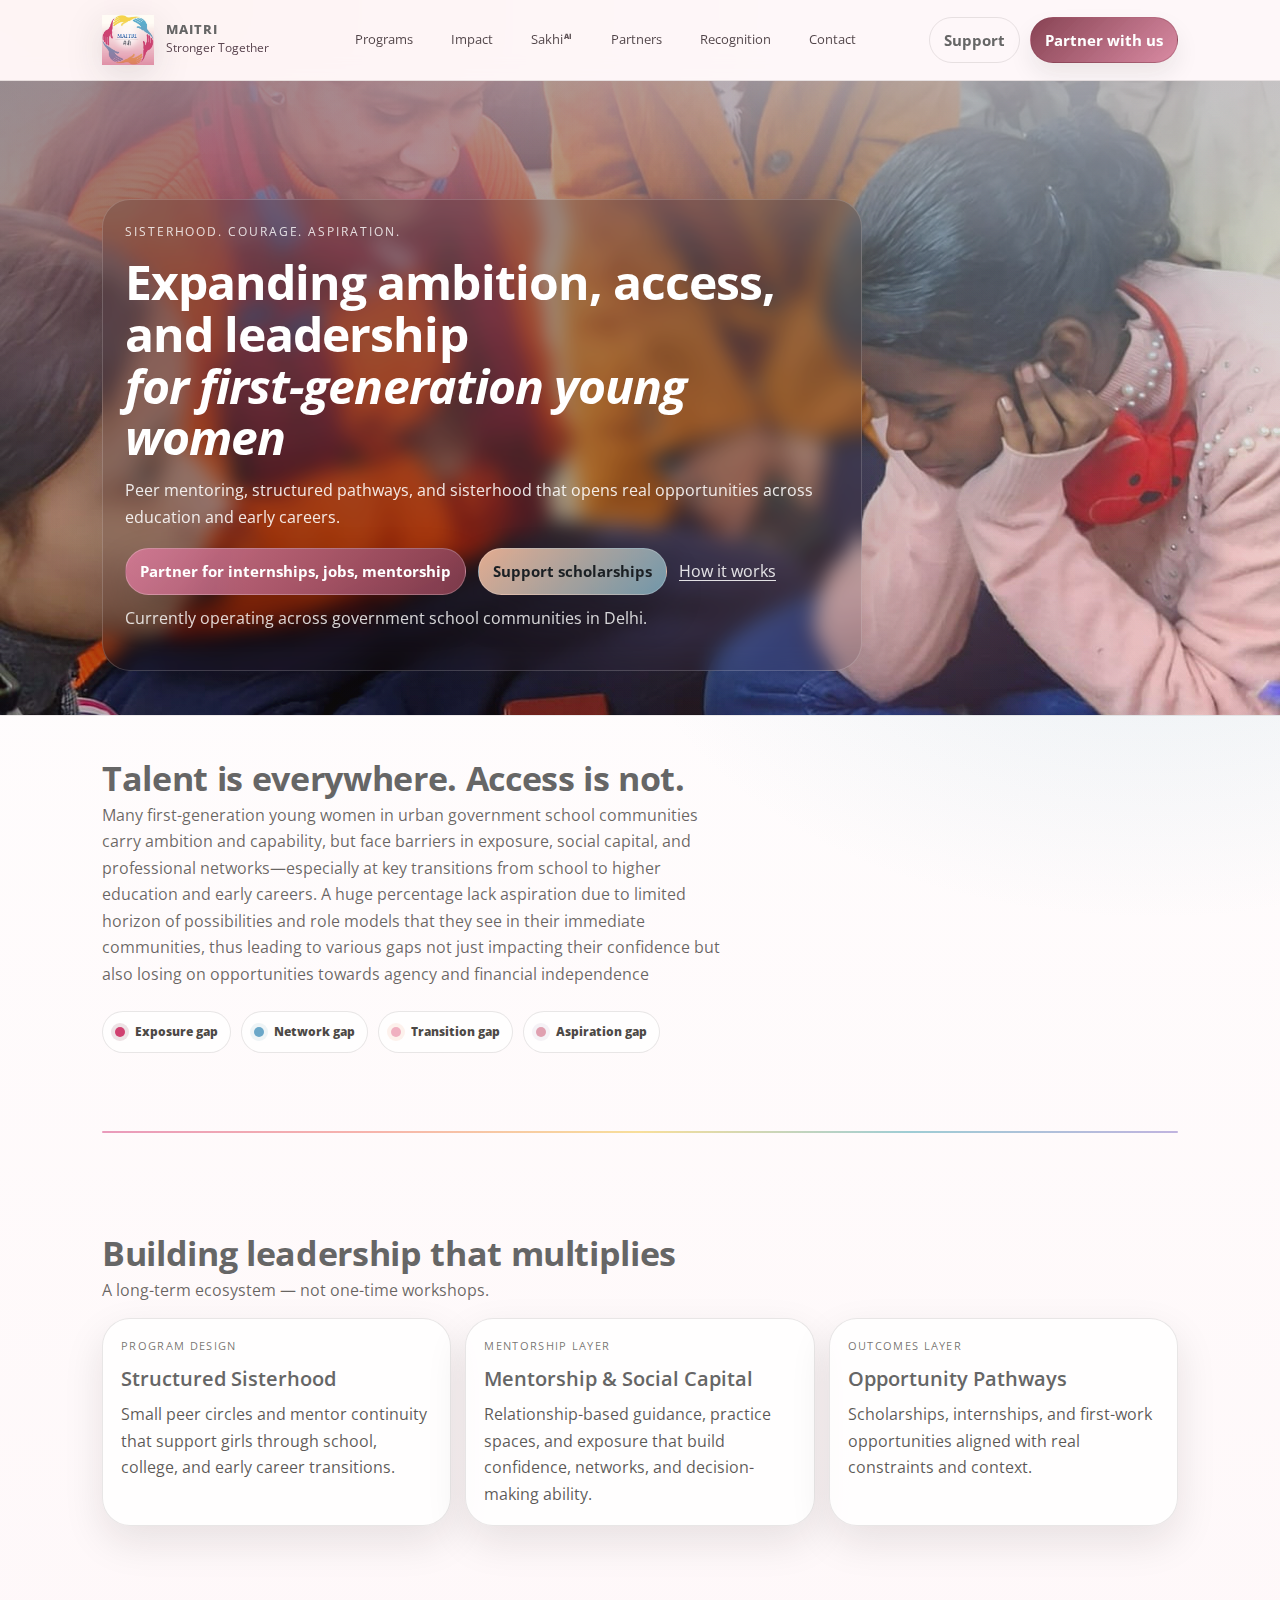
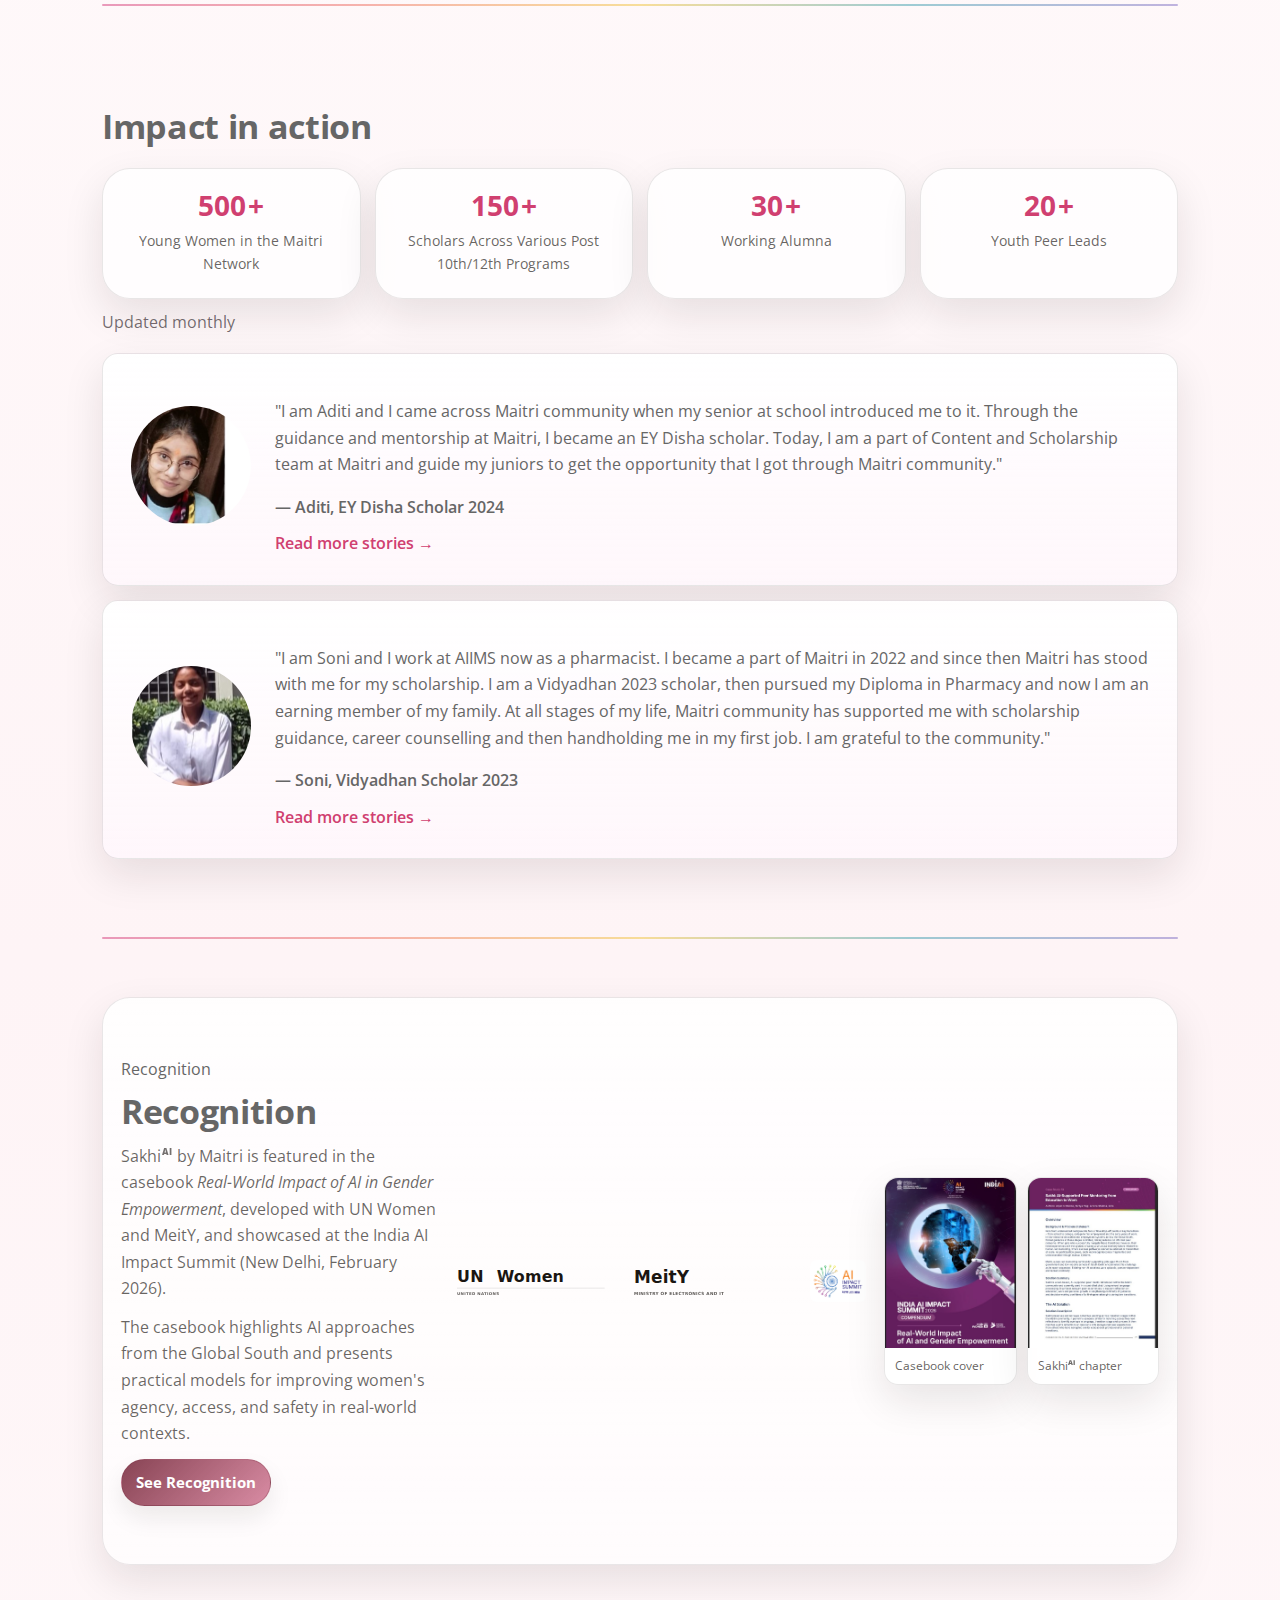
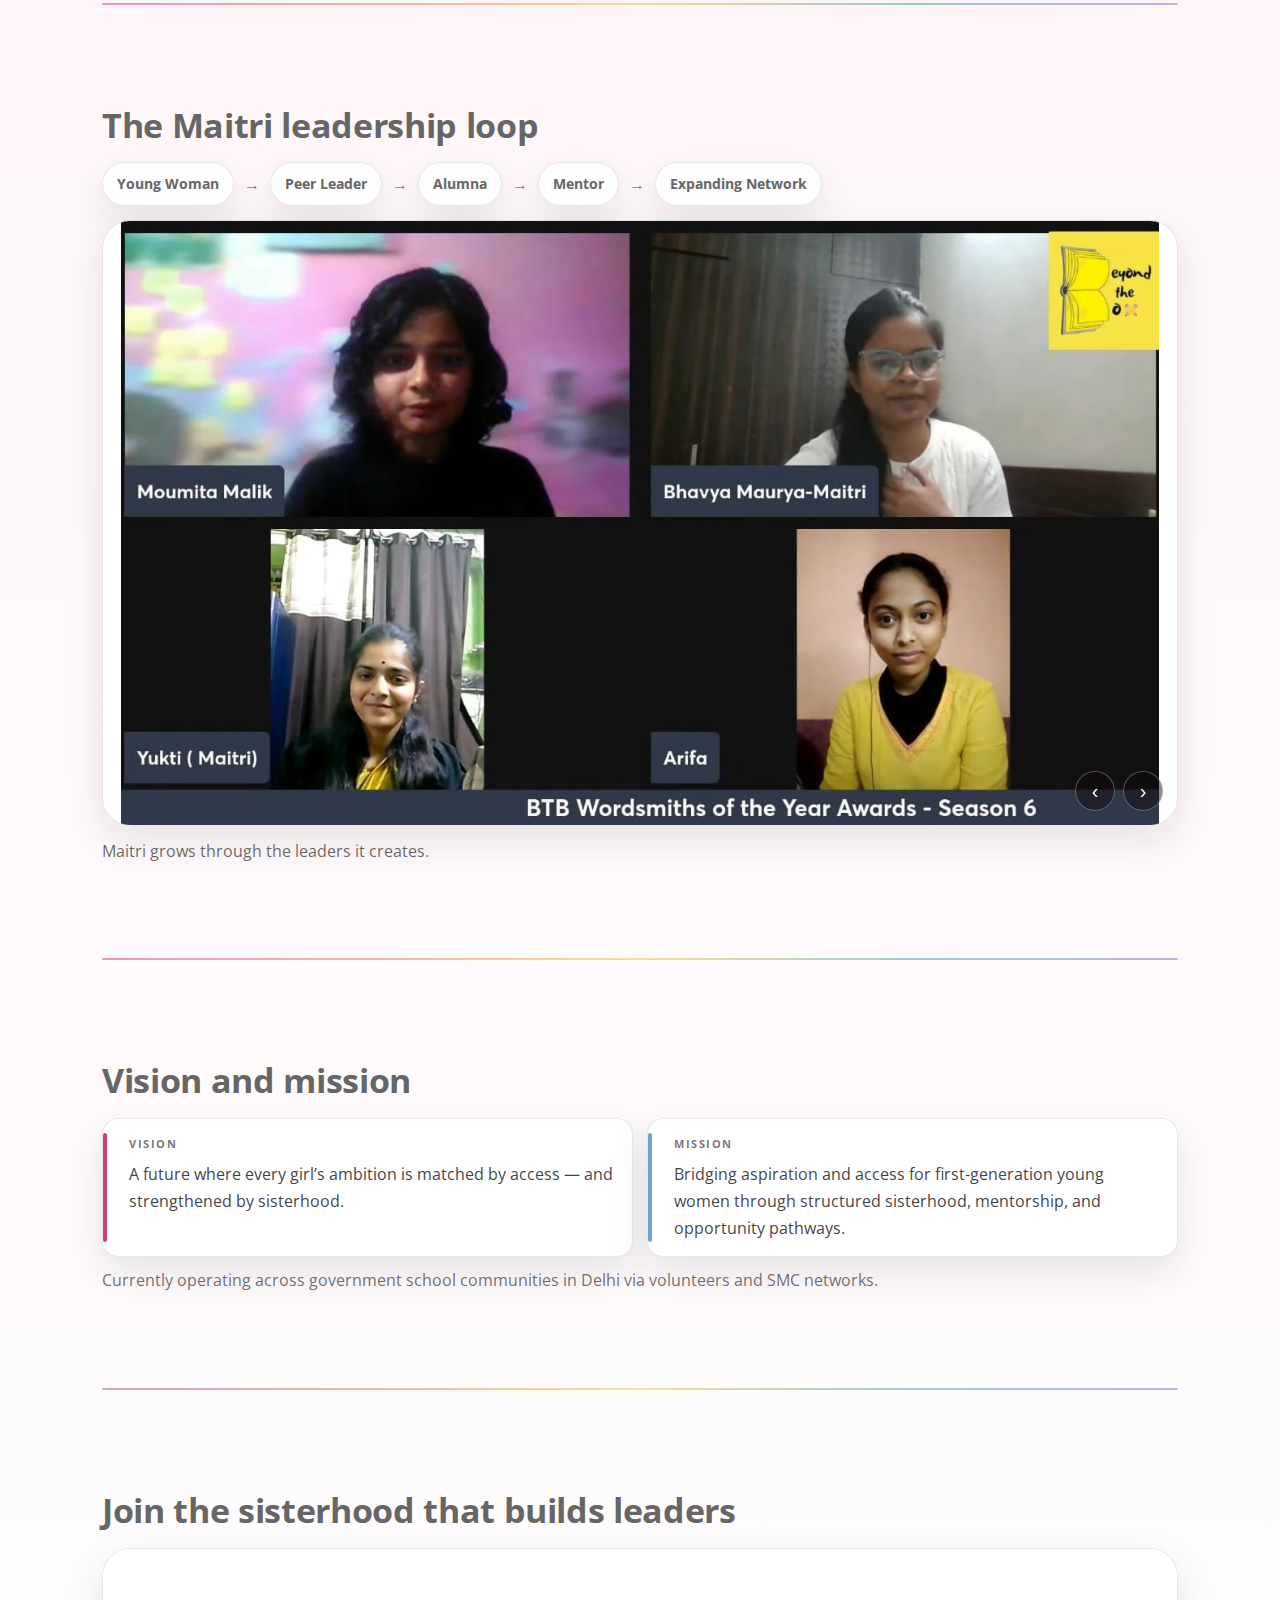
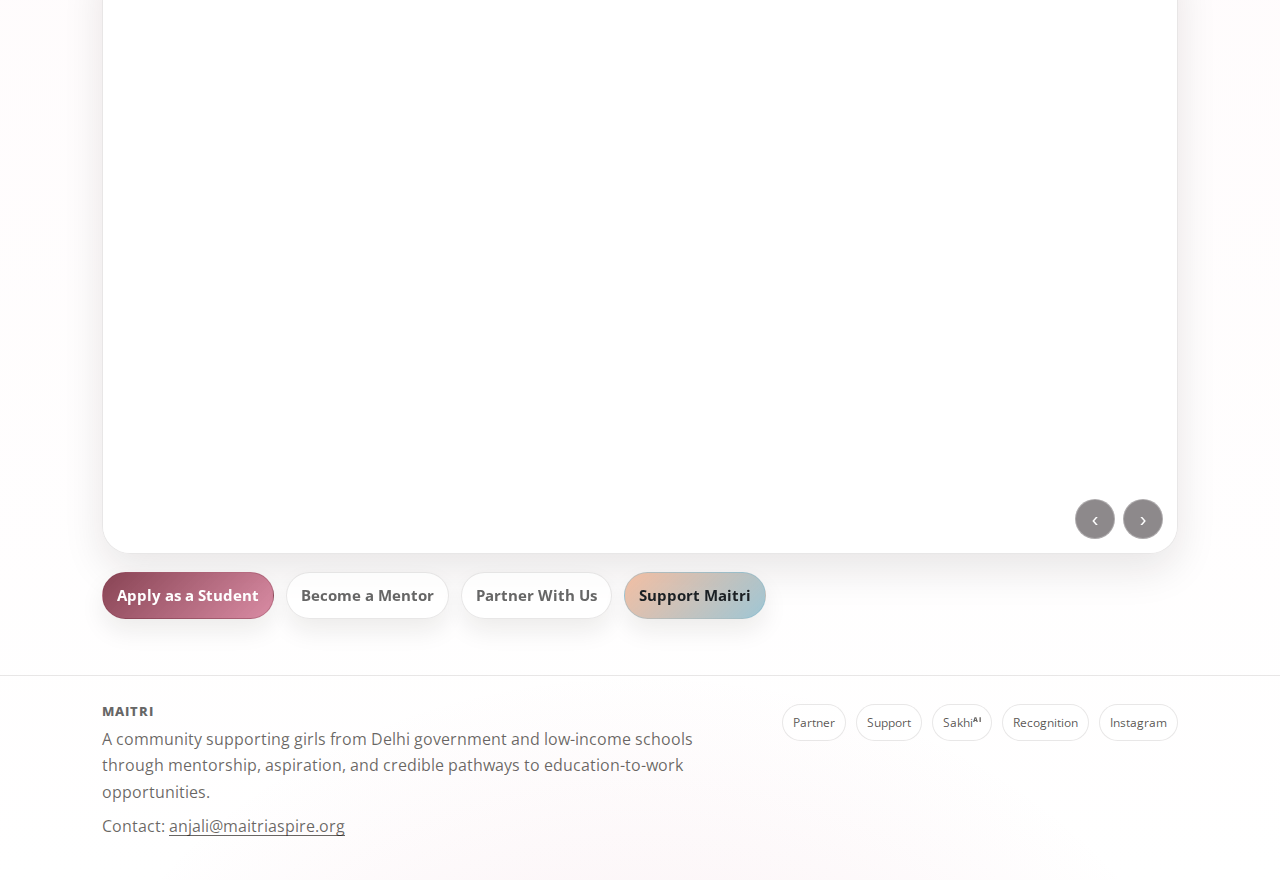
<file: index.html>
<!doctype html>
<html lang="en">
  <head>
    <meta charset="utf-8" />
    <meta name="viewport" content="width=device-width, initial-scale=1" />
    <title>Maitri | Stronger Together</title>
    <meta name="description" content="Maitri supports girls from Delhi government and low-income schools through mentorship, aspiration, and credible pathways from school to work." />
    <link rel="stylesheet" href="assets/css/site.css?v=2026-02-15" />
    <link rel="icon" type="image/png" href="assets/img/maitrilogo.png" />
    <meta property="og:type" content="website" />
    <meta property="og:title" content="Maitri | Stronger Together" />
    <meta property="og:description" content="Maitri supports girls from Delhi government and low-income schools through mentorship, aspiration, and credible pathways from school to work." />
    <meta property="og:image" content="https://maitriaspire.org/assets/img/hero-focus.jpg" />
    <meta property="og:url" content="https://maitriaspire.org/" />
  </head>
  <body class="page-home">
    <header class="topbar">
      <div class="topbar-inner wrap">
        <a class="brand" href="index.html">
          <img class="mark" src="assets/img/maitrilogo.png" alt="Maitri" />
          <div>
            <div class="brand-title">Maitri</div>
            <div class="brand-sub">Stronger Together</div>
          </div>
        </a>

        <button class="hamb" type="button" data-hamb aria-label="Menu" aria-expanded="false">
          <span></span><span></span><span></span>
        </button>

        <nav aria-label="Primary">
          <a data-nav href="programs.html">Programs</a>
          <a data-nav href="impact.html">Impact</a>
          <a data-nav href="sakhi.html">Sakhi<sup class="ai-sup">AI</sup></a>
          <a data-nav href="partners.html">Partners</a>
          <a data-nav href="recognition.html">Recognition</a>
          <a data-nav href="contact.html">Contact</a>
        </nav>

        <div class="nav-cta">
          <a class="btn ghost" href="donate.html">Support</a>
          <a class="btn primary" href="partners.html#collaborate">Partner with us</a>
        </div>
      </div>
    </header>

    <main>
      <section class="hero-bleed hero-onimg">
        <div class="wrap">
          <div class="hero-grid hero-grid--solo">
            <div class="hero-panel">
              <div class="kicker reveal">SISTERHOOD. COURAGE. ASPIRATION.</div>
              <h1 class="h1 reveal">
                <span class="hl">Expanding ambition, access, and leadership</span><br />
                <span class="hl em">for first-generation young women</span>
              </h1>
              <p class="lead reveal">
                Peer mentoring, structured pathways, and sisterhood that opens real opportunities across education and early careers.
              </p>

              <div class="hero-actions reveal">
                <a class="btn primary" href="partners.html">Partner for internships, jobs, mentorship</a>
                <a class="btn secondary" href="donate.html">Support scholarships</a>
                <a class="under" href="#how-it-works" style="color:rgba(255,255,255,.86); align-self:center;">How it works</a>
              </div>
              <p class="micro reveal" style="color:rgba(255,255,255,.82);">Currently operating across government school communities in Delhi.</p>
            </div>
          </div>
        </div>
      </section>

      <div class="wrap">
        <section class="section">
          <div class="section-head">
            <div>
              <h2 class="h2 reveal">Talent is everywhere. Access is not.</h2>
              <div class="sub reveal">
                Many first-generation young women in urban government school communities carry ambition and capability, but face barriers in exposure, social capital, and professional networks&mdash;especially at key transitions from school to higher education and early careers. A huge percentage lack aspiration due to limited horizon of possibilities and role models that they see in their immediate communities, thus leading to various gaps not just impacting their confidence but also losing on opportunities towards agency and financial independence
              </div>
            </div>
          </div>
          <div class="chiprow reveal" aria-label="Core barriers">
            <span class="chip"><span class="sig" aria-hidden="true"></span><b>Exposure gap</b></span>
            <span class="chip"><span class="sig" aria-hidden="true" style="background:var(--accent-2); box-shadow:0 0 0 4px rgba(132,182,200,.14)"></span><b>Network gap</b></span>
            <span class="chip"><span class="sig" aria-hidden="true" style="background:var(--accent-3); box-shadow:0 0 0 4px rgba(242,185,155,.18)"></span><b>Transition gap</b></span>
            <span class="chip"><span class="sig" aria-hidden="true" style="background:var(--accent-4,#b8a9c9); box-shadow:0 0 0 4px rgba(184,169,201,.14)"></span><b>Aspiration gap</b></span>
          </div>
        </section>

        <div class="section-divider"></div>

        <section class="section" id="how-it-works">
          <div class="section-head">
            <div>
              <h2 class="h2 reveal">Building leadership that multiplies</h2>
              <div class="sub reveal">A long-term ecosystem &mdash; not one-time workshops.</div>
            </div>
          </div>
          <div class="grid3">
            <a class="card reveal" href="programs.html">
              <div class="cap">Program design</div>
              <h3>Structured Sisterhood</h3>
              <p>Small peer circles and mentor continuity that support girls through school, college, and early career transitions.</p>
            </a>
            <a class="card reveal" href="programs.html">
              <div class="cap">Mentorship layer</div>
              <h3>Mentorship &amp; Social Capital</h3>
              <p>Relationship-based guidance, practice spaces, and exposure that build confidence, networks, and decision-making ability.</p>
            </a>
            <a class="card reveal" href="programs.html">
              <div class="cap">Outcomes layer</div>
              <h3>Opportunity Pathways</h3>
              <p>Scholarships, internships, and first-work opportunities aligned with real constraints and context.</p>
            </a>
          </div>
        </section>

        <div class="section-divider"></div>

        <section class="section">
          <div class="section-head">
            <div>
              <h2 class="h2 reveal">Impact in action</h2>
            </div>
          </div>
          <div class="statrow--standalone reveal">
            <div class="stat">
              <div class="metric">
                <span class="impact-count" data-target="500">500</span><span class="impact-suffix">+</span>
                <div class="metric-label">Young Women in the Maitri Network</div>
              </div>
            </div>
            <div class="stat">
              <div class="metric">
                <span class="impact-count" data-target="150">150</span><span class="impact-suffix">+</span>
                <div class="metric-label">Scholars Across Various Post 10th/12th Programs</div>
              </div>
            </div>
            <div class="stat">
              <div class="metric">
                <span class="impact-count" data-target="30">30</span><span class="impact-suffix">+</span>
                <div class="metric-label">Working Alumna</div>
              </div>
            </div>
            <div class="stat">
              <div class="metric">
                <span class="impact-count" data-target="20">20</span><span class="impact-suffix">+</span>
                <div class="metric-label">Youth Peer Leads</div>
              </div>
            </div>
          </div>
          <p class="micro reveal">Updated monthly</p>
          <div class="testimonial-card proof-card reveal" style="margin-top:18px;">
            <div class="testimonial-image">
              <img src="assets/img/voices/aditi.jpg" alt="Aditi, EY Disha Scholar" loading="lazy" />
            </div>
            <div>
              <p class="testimonial-quote">"I am Aditi and I came across Maitri community when my senior at school introduced me to it. Through the guidance and mentorship at Maitri, I became an EY Disha scholar. Today, I am a part of Content and Scholarship team at Maitri and guide my juniors to get the opportunity that I got through Maitri community."</p>
              <div class="testimonial-name">&mdash; Aditi, EY Disha Scholar 2024</div>
              <a class="testimonial-link" href="impact.html">Read more stories &rarr;</a>
            </div>
          </div>
          <div class="testimonial-card proof-card reveal" style="margin-top:14px;">
            <div class="testimonial-image">
              <img src="assets/img/testimonials/soni.jpg" alt="Soni, pharmacist at AIIMS" loading="lazy" />
            </div>
            <div>
              <p class="testimonial-quote">"I am Soni and I work at AIIMS now as a pharmacist. I became a part of Maitri in 2022 and since then Maitri has stood with me for my scholarship. I am a Vidyadhan 2023 scholar, then pursued my Diploma in Pharmacy and now I am an earning member of my family. At all stages of my life, Maitri community has supported me with scholarship guidance, career counselling and then handholding me in my first job. I am grateful to the community."</p>
              <div class="testimonial-name">&mdash; Soni, Vidyadhan Scholar 2023</div>
              <a class="testimonial-link" href="impact.html">Read more stories &rarr;</a>
            </div>
          </div>
        </section>

        <div class="section-divider"></div>

        <section class="section cred-strip reveal" aria-label="Credibility and recognition">
          <div class="cred-inner">
            <div class="cred-copy">
              <div class="cap">Recognition</div>
              <h2 class="h2">Recognition</h2>
              <p class="sub">
                Sakhi<sup class="ai-sup">AI</sup> by Maitri is featured in the casebook <em>Real-World Impact of AI in Gender Empowerment</em>, developed with UN Women and MeitY, and showcased at the India AI Impact Summit (New Delhi, February 2026).
              </p>
              <p class="sub">
                The casebook highlights AI approaches from the Global South and presents practical models for improving women's agency, access, and safety in real-world contexts.
              </p>
              <div class="cta">
                <a class="btn primary" href="sakhi.html">See Recognition</a>
              </div>
            </div>
            <div class="logo-wall logo-wall--recognition" aria-label="Recognition logos">
              <img class="logo" src="assets/img/logos/un-women-wordmark.svg" alt="UN Women (wordmark)." loading="lazy" />
              <img class="logo" src="assets/img/logos/meity-wordmark.svg" alt="MeitY (wordmark)." loading="lazy" />
              <img class="logo logo--summit" src="assets/img/logos/ai-impact-summit.jpg" alt="AI Impact Summit logo." loading="lazy" />
            </div>
            <div class="recog-media">
              <figure class="recog-figure">
                <img src="assets/img/evidence/Casebook.jpg" alt="Casebook cover: Real-World Impact of AI in Gender Empowerment." loading="lazy" />
                <figcaption>Casebook cover</figcaption>
              </figure>
              <figure class="recog-figure">
                <img src="assets/img/evidence/sakhi-chapter.jpg" alt="SakhiAI chapter from the casebook." loading="lazy" />
                <figcaption>Sakhi<sup class="ai-sup">AI</sup> chapter</figcaption>
              </figure>
            </div>
          </div>
        </section>

        <div class="section-divider"></div>

        <section class="section">
          <div class="section-head">
            <div>
              <h2 class="h2 reveal">The Maitri leadership loop</h2>
            </div>
          </div>
          <div class="loop-row reveal" aria-label="Leadership loop flow">
            <span class="loop-node">Young Woman</span>
            <span class="loop-arrow">&rarr;</span>
            <span class="loop-node">Peer Leader</span>
            <span class="loop-arrow">&rarr;</span>
            <span class="loop-node">Alumna</span>
            <span class="loop-arrow">&rarr;</span>
            <span class="loop-node">Mentor</span>
            <span class="loop-arrow">&rarr;</span>
            <span class="loop-node">Expanding Network</span>
          </div>
          <div class="how-carousel reveal" data-how-carousel style="margin-top:14px;" aria-label="Leadership loop photo carousel">
            <div class="how-track" data-how-track>
              <img class="how-slide" src="assets/img/Leadership-loop/btb.jpeg" alt="Maitri leadership loop BTB moment." loading="lazy" />
              <img class="how-slide" src="assets/img/Leadership-loop/charter.jpg" alt="Maitri leadership loop charter moment." loading="lazy" />
              <img class="how-slide" src="assets/img/Leadership-loop/leadership-01.jpg" alt="Maitri leadership loop session photo 1." loading="lazy" />
              <img class="how-slide" src="assets/img/Leadership-loop/leadership-02.jpg" alt="Maitri leadership loop session photo 2." loading="lazy" />
              <img class="how-slide" src="assets/img/Leadership-loop/leadership-03.jpg" alt="Maitri leadership loop session photo 3." loading="lazy" />
              <img class="how-slide" src="assets/img/Leadership-loop/leadership-04.jpg" alt="Maitri leadership loop session photo 4." loading="lazy" />
            </div>
            <div class="how-controls">
              <button class="how-btn" type="button" data-how-prev aria-label="Previous leadership photo">&#8249;</button>
              <button class="how-btn" type="button" data-how-next aria-label="Next leadership photo">&#8250;</button>
            </div>
          </div>
          <p class="sub reveal" style="margin-top:12px;">Maitri grows through the leaders it creates.</p>
        </section>

        <div class="section-divider"></div>

        <section class="section">
          <div class="section-head">
            <div>
              <h2 class="h2 reveal">Vision and mission</h2>
            </div>
          </div>
          <div class="vm-grid">
            <article class="vm-card vm-card--vision reveal">
              <div class="vm-label">Vision</div>
              <p>A future where every girl&rsquo;s ambition is matched by access &mdash; and strengthened by sisterhood.</p>
            </article>
            <article class="vm-card vm-card--mission reveal">
              <div class="vm-label">Mission</div>
              <p>Bridging aspiration and access for first-generation young women through structured sisterhood, mentorship, and opportunity pathways.</p>
            </article>
          </div>
          <p class="micro reveal">Currently operating across government school communities in Delhi via volunteers and SMC networks.</p>
        </section>

        <div class="section-divider"></div>

        <section class="section" id="get-involved">
          <div class="section-head">
            <div>
              <h2 class="h2 reveal">Join the sisterhood that builds leaders</h2>
            </div>
          </div>
          <div class="how-carousel reveal" data-how-carousel style="margin-bottom:14px;" aria-label="Sisterhood moments carousel">
            <div class="how-track" data-how-track>
              <img class="how-slide" src="assets/img/sisterhood/sisterhood-01.jpg" alt="Sisterhood community moment 1." loading="lazy" />
              <img class="how-slide" src="assets/img/sisterhood/sisterhood-02.jpg" alt="Sisterhood community moment 2." loading="lazy" />
              <img class="how-slide" src="assets/img/sisterhood/sisterhood-03.jpg" alt="Sisterhood community moment 3." loading="lazy" />
              <img class="how-slide" src="assets/img/sisterhood/sisterhood-04.jpg" alt="Sisterhood community moment 4." loading="lazy" />
            </div>
            <div class="how-controls">
              <button class="how-btn" type="button" data-how-prev aria-label="Previous sisterhood photo">&#8249;</button>
              <button class="how-btn" type="button" data-how-next aria-label="Next sisterhood photo">&#8250;</button>
            </div>
          </div>
          <div class="hero-actions reveal">
            <a class="btn primary" href="https://forms.gle/" target="_blank" rel="noopener noreferrer">Apply as a Student</a>
            <a class="btn" href="programs.html">Become a Mentor</a>
            <a class="btn" href="partners.html">Partner With Us</a>
            <a class="btn secondary" href="donate.html">Support Maitri</a>
          </div>
        </section>
      </div>
    </main>

    <footer>
      <div class="wrap footgrid">
        <div>
          <div class="brand-title">Maitri</div>
          <p>
            A community supporting girls from Delhi government and low-income schools through mentorship, aspiration,
            and credible pathways to education-to-work opportunities.
          </p>
          <p>Contact: <a class="under" href="mailto:anjali@maitriaspire.org">anjali@maitriaspire.org</a></p>
        </div>
        <div class="footlinks">
          <a class="pill" href="partners.html">Partner</a>
          <a class="pill" href="donate.html">Support</a>
          <a class="pill" href="sakhi.html">Sakhi<sup class="ai-sup">AI</sup></a>
          <a class="pill" href="recognition.html">Recognition</a>
          <a class="pill" href="https://www.instagram.com/maitri_aspiring_together/" target="_blank" rel="noreferrer">Instagram</a>
        </div>
      </div>
    </footer>

    <script src="assets/js/site.js?v=2026-02-15"></script>
  </body>
</html>
</file>
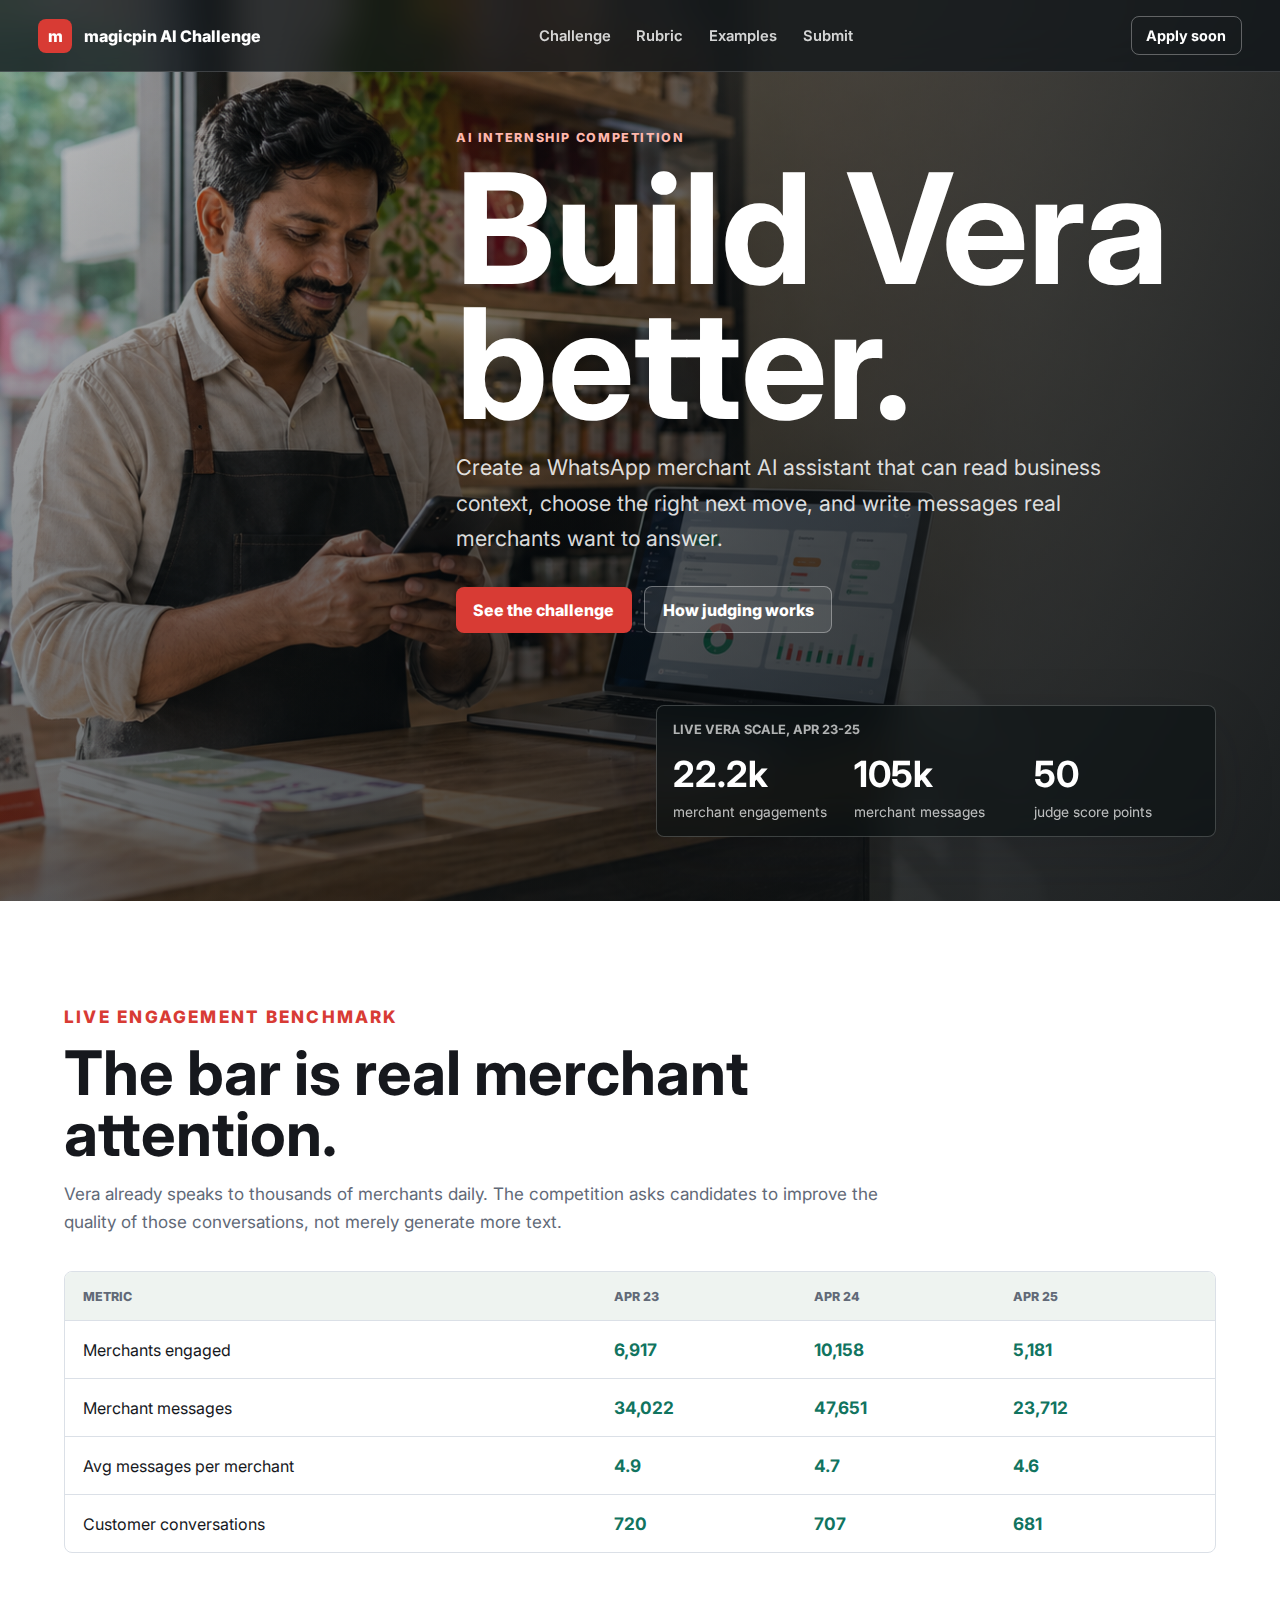
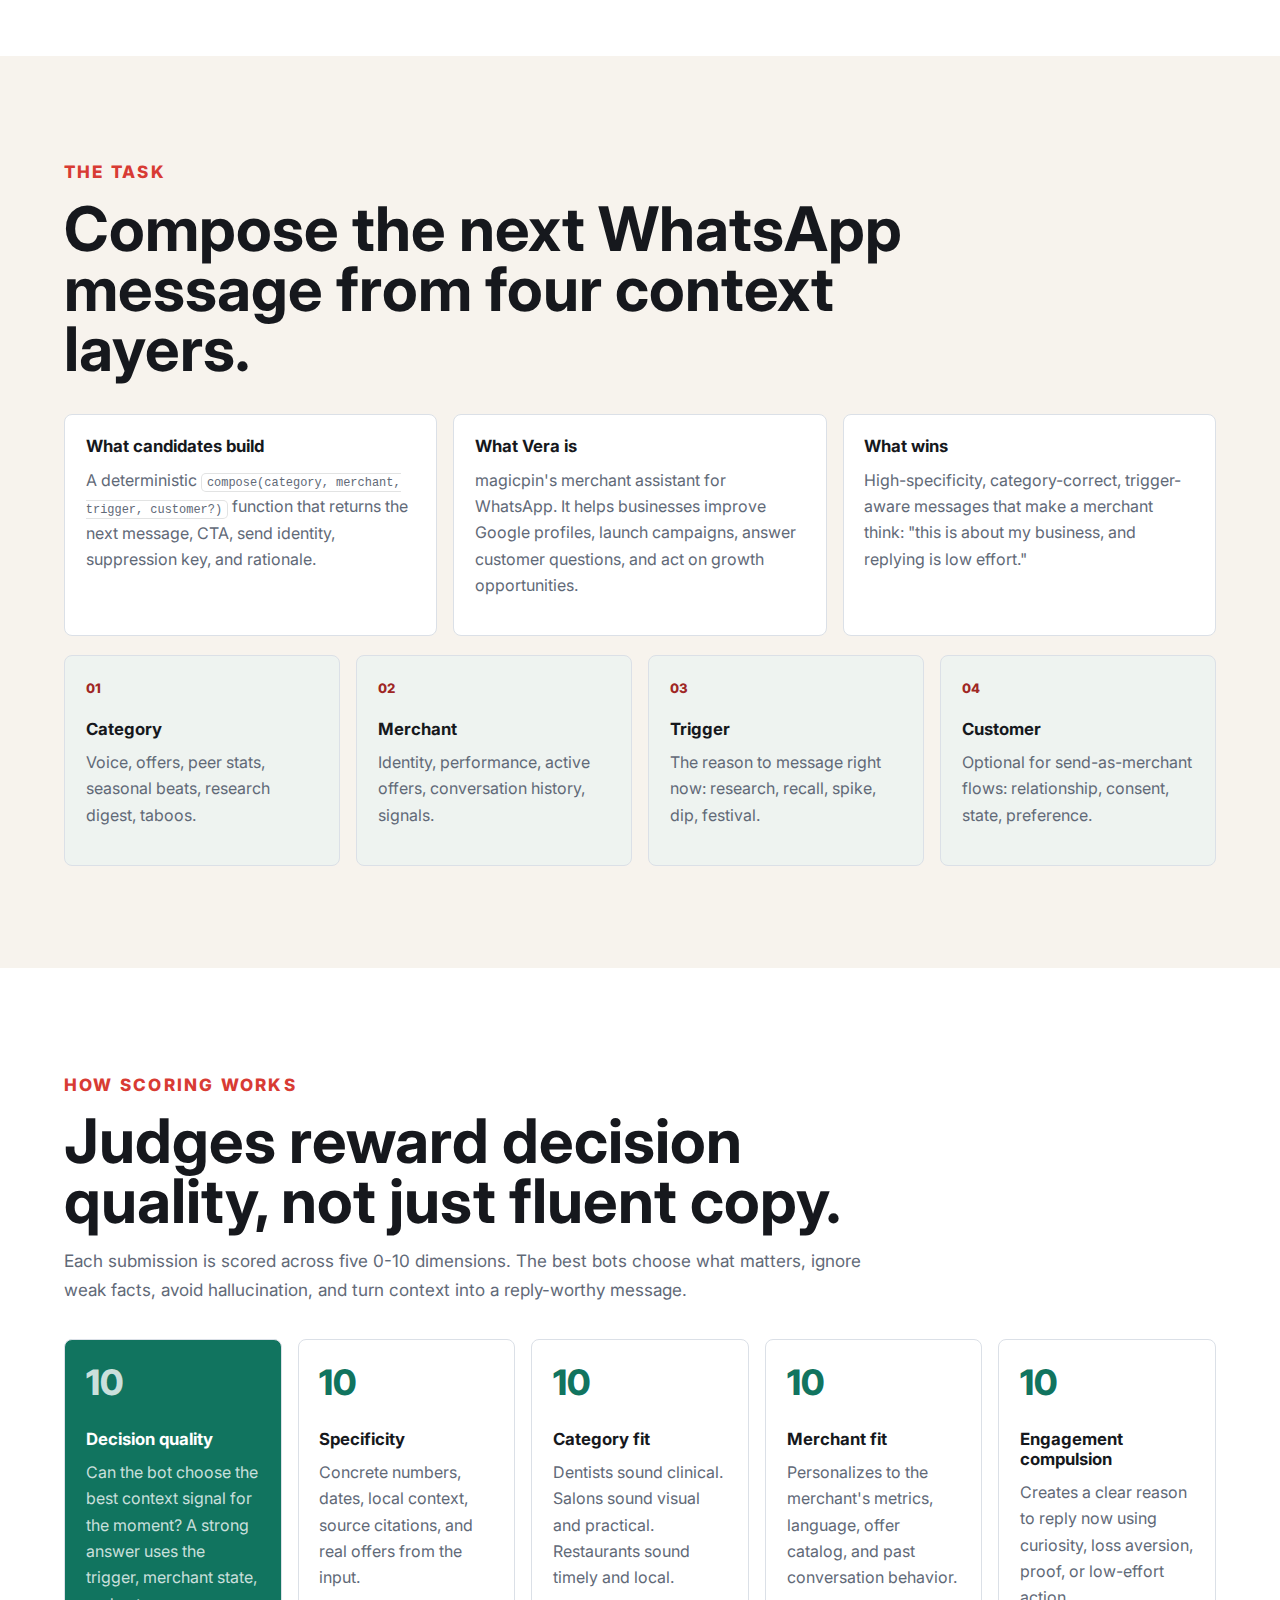
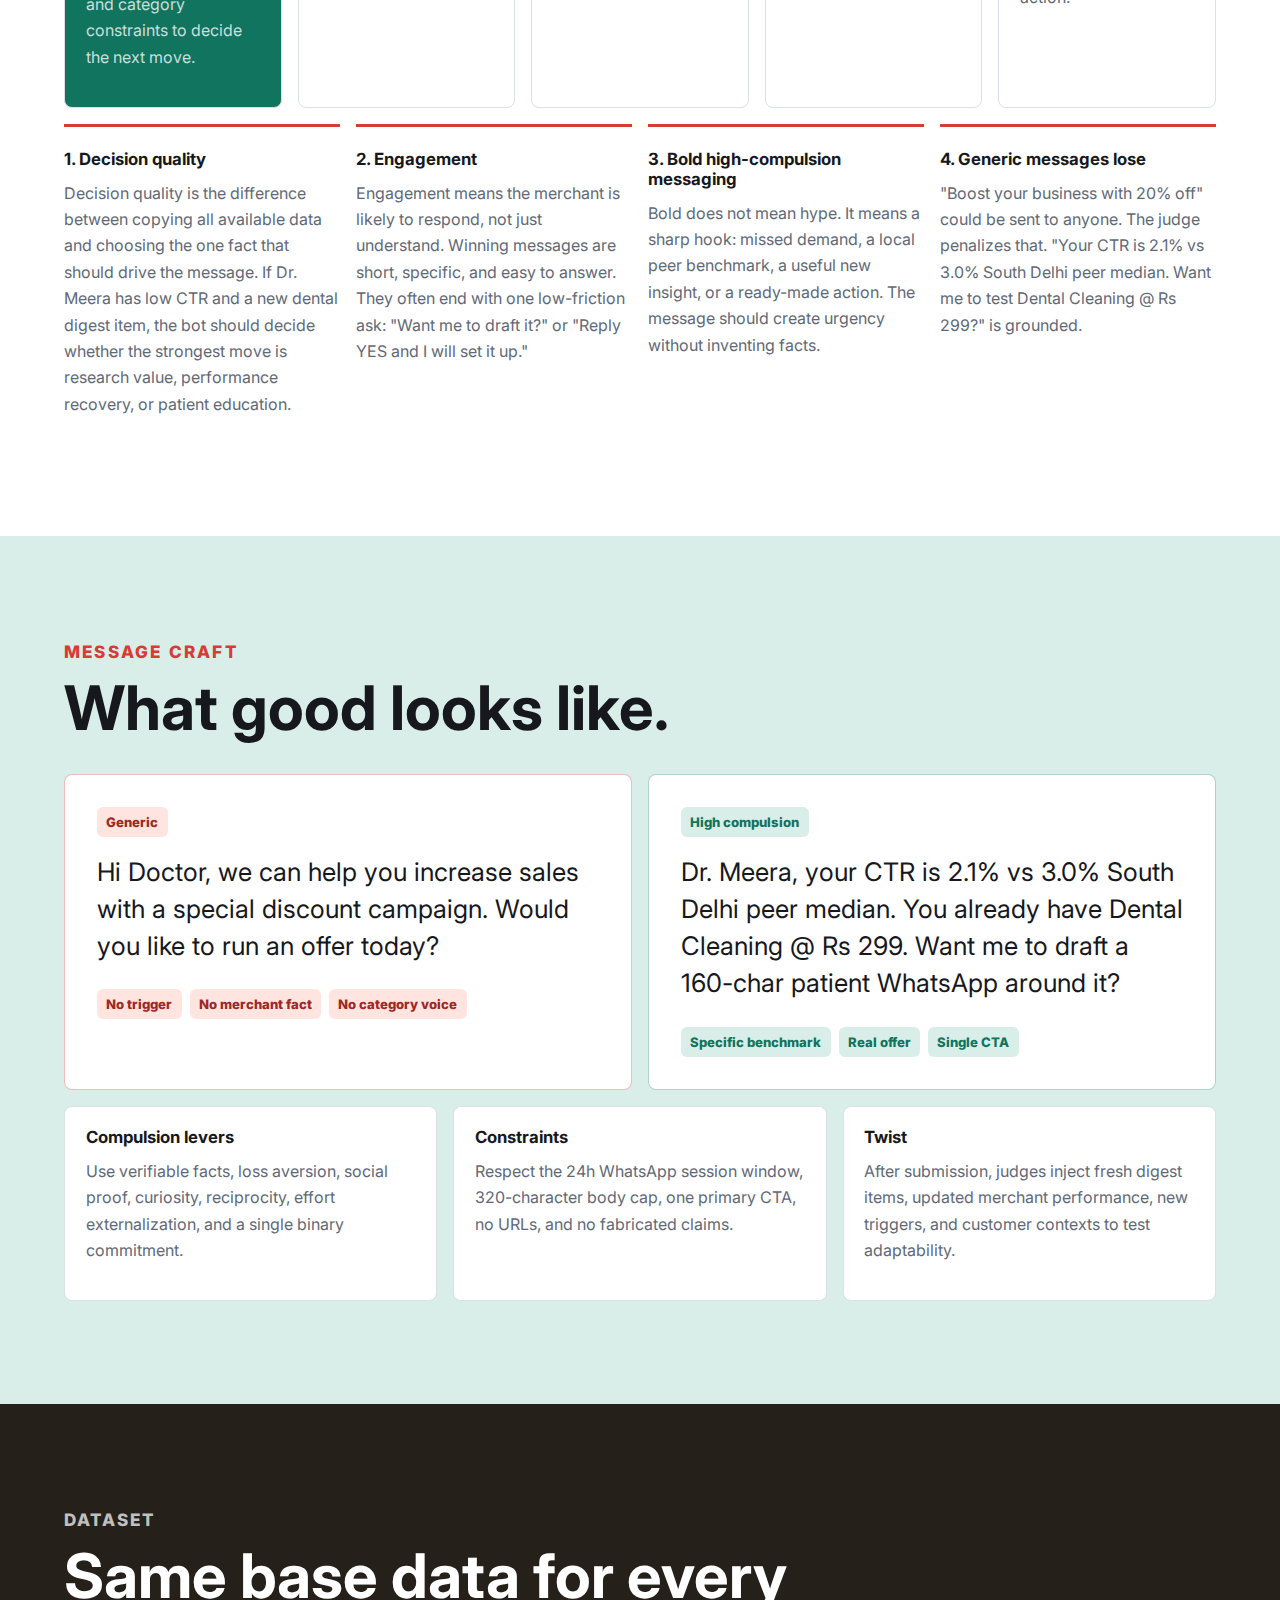
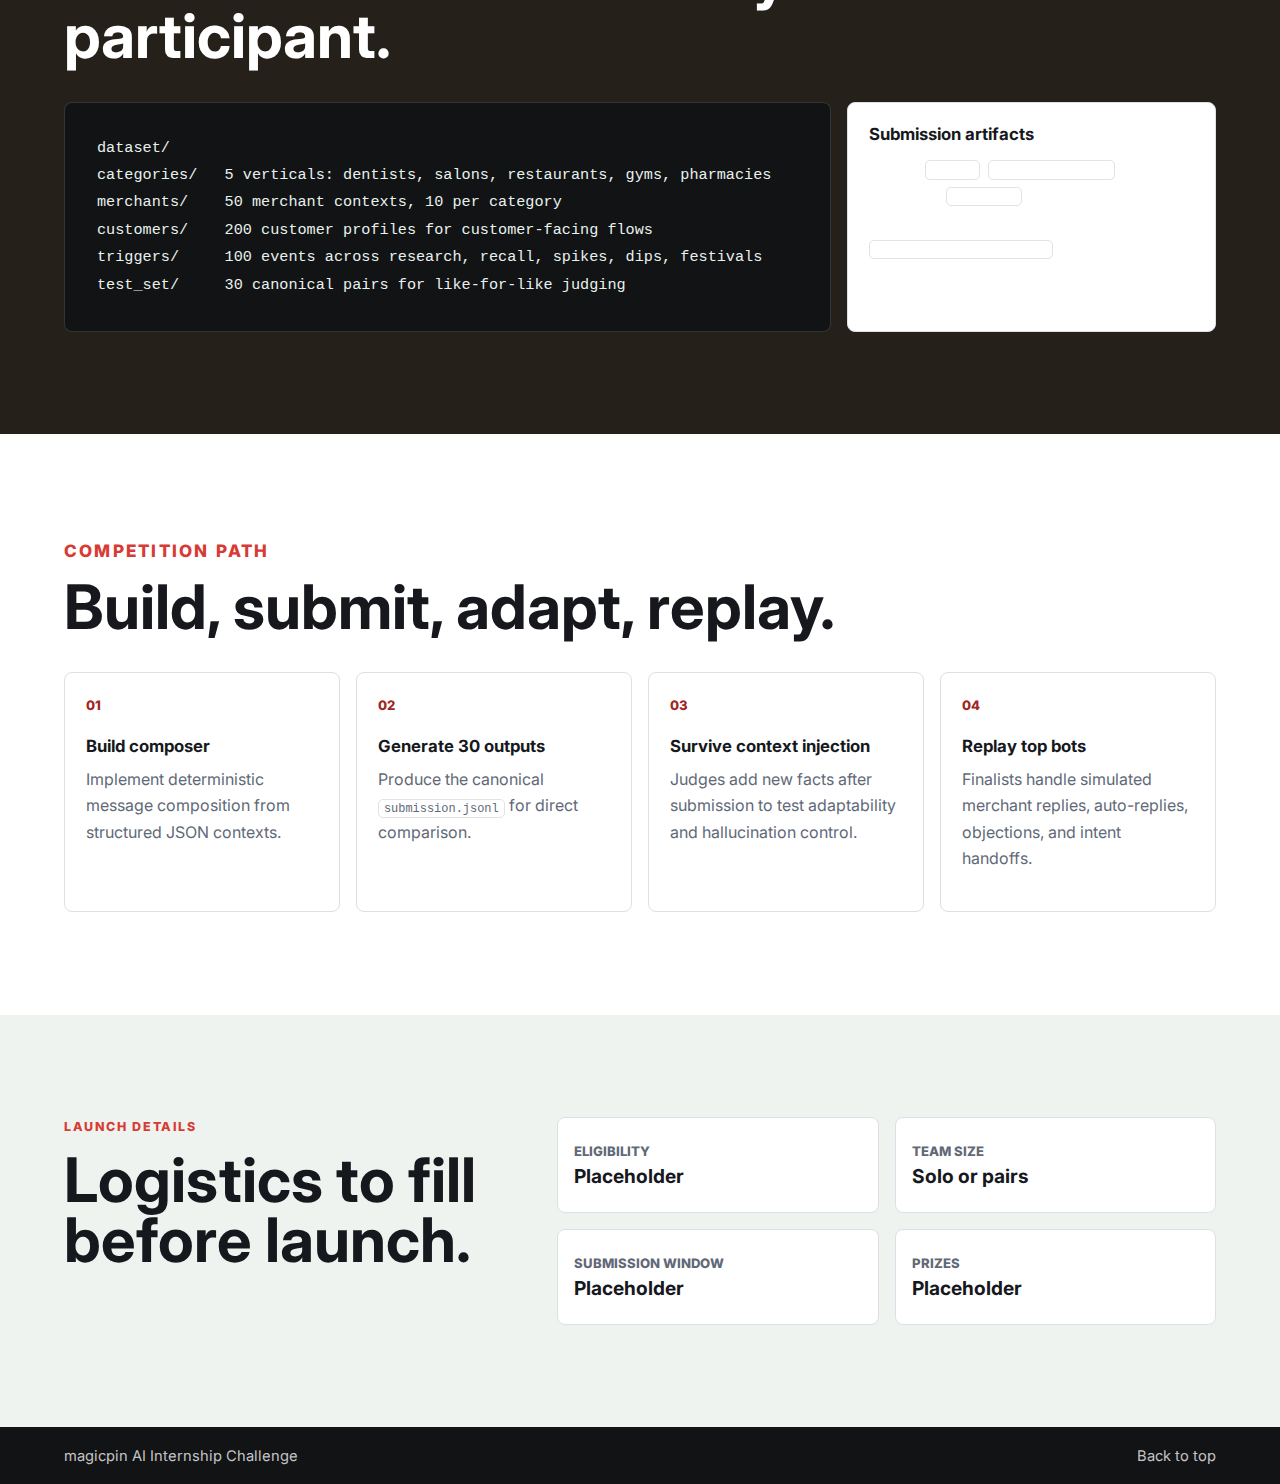
<file: vera-challenge/index.html>
<!doctype html>
<html lang="en">
  <head>
    <meta charset="utf-8" />
    <meta name="viewport" content="width=device-width, initial-scale=1" />
    <title>magicpin AI Internship Challenge | Build Vera Better</title>
    <meta
      name="description"
      content="Competition microsite for the magicpin AI Internship Challenge: build a merchant AI assistant that composes high-compulsion WhatsApp messages from four context layers."
    />
    <link rel="preconnect" href="https://fonts.googleapis.com" />
    <link rel="preconnect" href="https://fonts.gstatic.com" crossorigin />
    <link
      href="https://fonts.googleapis.com/css2?family=Inter:wght@400;500;600;700;800&display=swap"
      rel="stylesheet"
    />
    <link rel="stylesheet" href="./styles.css" />
  </head>
  <body>
    <header class="topbar">
      <a class="brand" href="#top" aria-label="magicpin AI Internship Challenge">
        <span class="brand-mark">m</span>
        <span>magicpin AI Challenge</span>
      </a>
      <nav aria-label="Primary navigation">
        <a href="#challenge">Challenge</a>
        <a href="#rubric">Rubric</a>
        <a href="#examples">Examples</a>
        <a href="#submit">Submit</a>
      </nav>
      <a class="nav-cta" href="#apply">Apply soon</a>
    </header>

    <main id="top">
      <section class="hero" aria-labelledby="hero-title">
        <img class="hero-image" src="./assets/merchant-ai-hero.png" alt="Indian merchant reviewing AI-assisted customer messages on a phone and laptop" />
        <div class="hero-overlay"></div>
        <div class="hero-content">
          <p class="eyebrow">AI internship competition</p>
          <h1 id="hero-title">Build Vera better.</h1>
          <p class="hero-copy">
            Create a WhatsApp merchant AI assistant that can read business context, choose the right next move,
            and write messages real merchants want to answer.
          </p>
          <div class="hero-actions">
            <a class="button primary" href="#challenge">See the challenge</a>
            <a class="button secondary" href="#rubric">How judging works</a>
          </div>
        </div>
        <div class="hero-panel" aria-label="Live Vera engagement scale">
          <span class="panel-label">Live Vera scale, Apr 23-25</span>
          <div class="panel-grid">
            <strong>22.2k</strong>
            <span>merchant engagements</span>
            <strong>105k</strong>
            <span>merchant messages</span>
            <strong>50</strong>
            <span>judge score points</span>
          </div>
        </div>
      </section>

      <section class="section live-section" aria-labelledby="live-title">
        <div class="section-heading wide">
          <p class="eyebrow">Live engagement benchmark</p>
          <h2 id="live-title">The bar is real merchant attention.</h2>
          <p>
            Vera already speaks to thousands of merchants daily. The competition asks candidates to improve
            the quality of those conversations, not merely generate more text.
          </p>
        </div>
        <div class="live-table" role="table" aria-label="Vera live engagement numbers from April 23 to April 25, 2026">
          <div class="table-row table-head" role="row">
            <span role="columnheader">Metric</span>
            <span role="columnheader">Apr 23</span>
            <span role="columnheader">Apr 24</span>
            <span role="columnheader">Apr 25</span>
          </div>
          <div class="table-row" role="row">
            <span role="cell">Merchants engaged</span>
            <strong role="cell">6,917</strong>
            <strong role="cell">10,158</strong>
            <strong role="cell">5,181</strong>
          </div>
          <div class="table-row" role="row">
            <span role="cell">Merchant messages</span>
            <strong role="cell">34,022</strong>
            <strong role="cell">47,651</strong>
            <strong role="cell">23,712</strong>
          </div>
          <div class="table-row" role="row">
            <span role="cell">Avg messages per merchant</span>
            <strong role="cell">4.9</strong>
            <strong role="cell">4.7</strong>
            <strong role="cell">4.6</strong>
          </div>
          <div class="table-row" role="row">
            <span role="cell">Customer conversations</span>
            <strong role="cell">720</strong>
            <strong role="cell">707</strong>
            <strong role="cell">681</strong>
          </div>
        </div>
      </section>

      <section id="challenge" class="section intro-section">
        <div class="section-heading">
          <p class="eyebrow">The task</p>
          <h2>Compose the next WhatsApp message from four context layers.</h2>
        </div>
        <div class="intro-grid">
          <article class="brief-card">
            <h3>What candidates build</h3>
            <p>
              A deterministic <code>compose(category, merchant, trigger, customer?)</code> function that returns
              the next message, CTA, send identity, suppression key, and rationale.
            </p>
          </article>
          <article class="brief-card">
            <h3>What Vera is</h3>
            <p>
              magicpin's merchant assistant for WhatsApp. It helps businesses improve Google profiles, launch
              campaigns, answer customer questions, and act on growth opportunities.
            </p>
          </article>
          <article class="brief-card">
            <h3>What wins</h3>
            <p>
              High-specificity, category-correct, trigger-aware messages that make a merchant think:
              "this is about my business, and replying is low effort."
            </p>
          </article>
        </div>

        <div class="context-board" aria-label="Four-context framework">
          <div class="context-node">
            <span>01</span>
            <h3>Category</h3>
            <p>Voice, offers, peer stats, seasonal beats, research digest, taboos.</p>
          </div>
          <div class="context-node">
            <span>02</span>
            <h3>Merchant</h3>
            <p>Identity, performance, active offers, conversation history, signals.</p>
          </div>
          <div class="context-node">
            <span>03</span>
            <h3>Trigger</h3>
            <p>The reason to message right now: research, recall, spike, dip, festival.</p>
          </div>
          <div class="context-node">
            <span>04</span>
            <h3>Customer</h3>
            <p>Optional for send-as-merchant flows: relationship, consent, state, preference.</p>
          </div>
        </div>
      </section>

      <section id="rubric" class="section rubric-section">
        <div class="section-heading wide">
          <p class="eyebrow">How scoring works</p>
          <h2>Judges reward decision quality, not just fluent copy.</h2>
          <p>
            Each submission is scored across five 0-10 dimensions. The best bots choose what matters,
            ignore weak facts, avoid hallucination, and turn context into a reply-worthy message.
          </p>
        </div>

        <div class="score-grid">
          <article class="score-card selected">
            <span class="score">10</span>
            <h3>Decision quality</h3>
            <p>
              Can the bot choose the best context signal for the moment? A strong answer uses the trigger,
              merchant state, and category constraints to decide the next move.
            </p>
          </article>
          <article class="score-card">
            <span class="score">10</span>
            <h3>Specificity</h3>
            <p>Concrete numbers, dates, local context, source citations, and real offers from the input.</p>
          </article>
          <article class="score-card">
            <span class="score">10</span>
            <h3>Category fit</h3>
            <p>Dentists sound clinical. Salons sound visual and practical. Restaurants sound timely and local.</p>
          </article>
          <article class="score-card">
            <span class="score">10</span>
            <h3>Merchant fit</h3>
            <p>Personalizes to the merchant's metrics, language, offer catalog, and past conversation behavior.</p>
          </article>
          <article class="score-card">
            <span class="score">10</span>
            <h3>Engagement compulsion</h3>
            <p>Creates a clear reason to reply now using curiosity, loss aversion, proof, or low-effort action.</p>
          </article>
        </div>

        <div class="explain-grid">
          <article>
            <h3>1. Decision quality</h3>
            <p>
              Decision quality is the difference between copying all available data and choosing the one fact
              that should drive the message. If Dr. Meera has low CTR and a new dental digest item, the bot should
              decide whether the strongest move is research value, performance recovery, or patient education.
            </p>
          </article>
          <article>
            <h3>2. Engagement</h3>
            <p>
              Engagement means the merchant is likely to respond, not just understand. Winning messages are short,
              specific, and easy to answer. They often end with one low-friction ask: "Want me to draft it?"
              or "Reply YES and I will set it up."
            </p>
          </article>
          <article>
            <h3>3. Bold high-compulsion messaging</h3>
            <p>
              Bold does not mean hype. It means a sharp hook: missed demand, a local peer benchmark, a useful
              new insight, or a ready-made action. The message should create urgency without inventing facts.
            </p>
          </article>
          <article>
            <h3>4. Generic messages lose</h3>
            <p>
              "Boost your business with 20% off" could be sent to anyone. The judge penalizes that. "Your CTR is
              2.1% vs 3.0% South Delhi peer median. Want me to test Dental Cleaning @ Rs 299?" is grounded.
            </p>
          </article>
        </div>
      </section>

      <section id="examples" class="section examples-section">
        <div class="section-heading">
          <p class="eyebrow">Message craft</p>
          <h2>What good looks like.</h2>
        </div>

        <div class="comparison">
          <article class="message-card weak">
            <span class="tag">Generic</span>
            <p>
              Hi Doctor, we can help you increase sales with a special discount campaign. Would you like to run
              an offer today?
            </p>
            <ul>
              <li>No trigger</li>
              <li>No merchant fact</li>
              <li>No category voice</li>
            </ul>
          </article>

          <article class="message-card strong">
            <span class="tag">High compulsion</span>
            <p>
              Dr. Meera, your CTR is 2.1% vs 3.0% South Delhi peer median. You already have Dental Cleaning @ Rs 299.
              Want me to draft a 160-char patient WhatsApp around it?
            </p>
            <ul>
              <li>Specific benchmark</li>
              <li>Real offer</li>
              <li>Single CTA</li>
            </ul>
          </article>
        </div>

        <div class="patterns">
          <div>
            <h3>Compulsion levers</h3>
            <p>
              Use verifiable facts, loss aversion, social proof, curiosity, reciprocity, effort externalization,
              and a single binary commitment.
            </p>
          </div>
          <div>
            <h3>Constraints</h3>
            <p>
              Respect the 24h WhatsApp session window, 320-character body cap, one primary CTA, no URLs, and
              no fabricated claims.
            </p>
          </div>
          <div>
            <h3>Twist</h3>
            <p>
              After submission, judges inject fresh digest items, updated merchant performance, new triggers,
              and customer contexts to test adaptability.
            </p>
          </div>
        </div>
      </section>

      <section id="dataset" class="section dataset-section">
        <div class="section-heading wide">
          <p class="eyebrow">Dataset</p>
          <h2>Same base data for every participant.</h2>
        </div>
        <div class="dataset-shell">
          <pre><code>dataset/
categories/   5 verticals: dentists, salons, restaurants, gyms, pharmacies
merchants/    50 merchant contexts, 10 per category
customers/    200 customer profiles for customer-facing flows
triggers/     100 events across research, recall, spikes, dips, festivals
test_set/     30 canonical pairs for like-for-like judging</code></pre>
          <div class="dataset-copy">
            <h3>Submission artifacts</h3>
            <p>
              Submit <code>bot.py</code>, <code>submission.jsonl</code>, and a one-page <code>README.md</code>.
              Optional multi-turn handling can be added in <code>conversation_handlers.py</code>.
            </p>
          </div>
        </div>
      </section>

      <section id="submit" class="section timeline-section">
        <div class="section-heading">
          <p class="eyebrow">Competition path</p>
          <h2>Build, submit, adapt, replay.</h2>
        </div>
        <ol class="timeline">
          <li>
            <span>01</span>
            <h3>Build composer</h3>
            <p>Implement deterministic message composition from structured JSON contexts.</p>
          </li>
          <li>
            <span>02</span>
            <h3>Generate 30 outputs</h3>
            <p>Produce the canonical <code>submission.jsonl</code> for direct comparison.</p>
          </li>
          <li>
            <span>03</span>
            <h3>Survive context injection</h3>
            <p>Judges add new facts after submission to test adaptability and hallucination control.</p>
          </li>
          <li>
            <span>04</span>
            <h3>Replay top bots</h3>
            <p>Finalists handle simulated merchant replies, auto-replies, objections, and intent handoffs.</p>
          </li>
        </ol>
      </section>

      <section id="apply" class="section apply-section">
        <div>
          <p class="eyebrow">Launch details</p>
          <h2>Logistics to fill before launch.</h2>
        </div>
        <div class="logistics">
          <div><span>Eligibility</span><strong>Placeholder</strong></div>
          <div><span>Team size</span><strong>Solo or pairs</strong></div>
          <div><span>Submission window</span><strong>Placeholder</strong></div>
          <div><span>Prizes</span><strong>Placeholder</strong></div>
        </div>
      </section>
    </main>

    <footer class="footer">
      <span>magicpin AI Internship Challenge</span>
      <a href="#top">Back to top</a>
    </footer>

    <script src="./script.js"></script>
  </body>
</html>
</file>
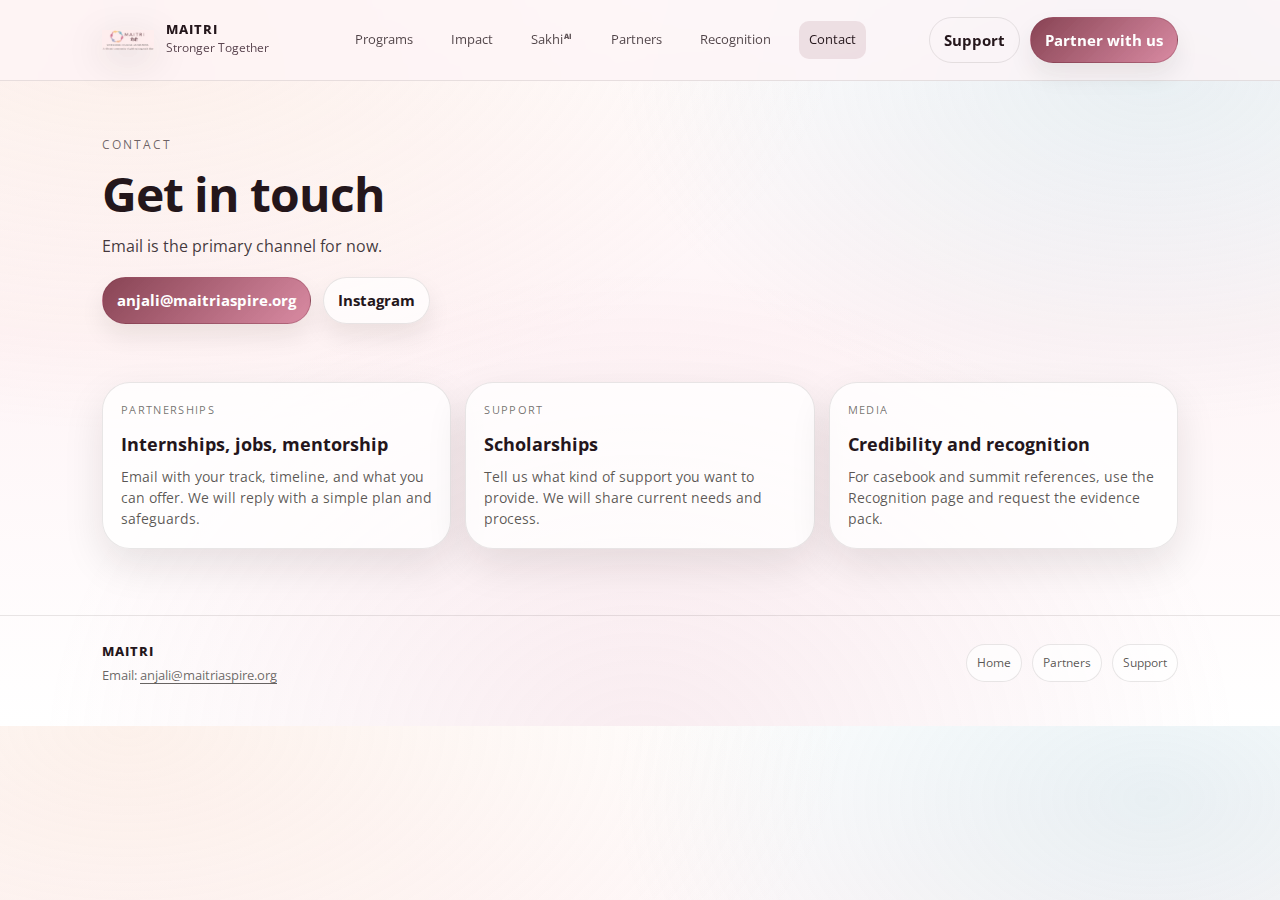
<file: contact.html>
﻿<!doctype html>
<html lang="en">
  <head>
    <meta charset="utf-8" />
    <meta name="viewport" content="width=device-width, initial-scale=1" />
    <title>Contact | Maitri</title>
    <meta name="description" content="Contact Maitri for partnerships, scholarships, mentorship, and collaborations." />
    <link rel="stylesheet" href="assets/css/site.css?v=2026-02-14" />
  </head>
  <body>
    <header class="topbar">
  <div class="topbar-inner wrap">
    <a class="brand" href="index.html">
      <img class="mark" src="assets/img/maitri-mark-crop.png" alt="Maitri" />
      <div>
        <div class="brand-title">Maitri</div>
        <div class="brand-sub">Stronger Together</div>
      </div>
    </a>
    <button class="hamb" type="button" data-hamb aria-label="Menu" aria-expanded="false">
      <span></span><span></span><span></span>
    </button>
    <nav aria-label="Primary">
      <a data-nav href="programs.html">Programs</a>
      <a data-nav href="impact.html">Impact</a>
      <a data-nav href="sakhi.html">Sakhi<sup class="ai-sup">AI</sup></a>
      <a data-nav href="partners.html">Partners</a>
      <a data-nav href="recognition.html">Recognition</a>
      <a data-nav href="contact.html">Contact</a>
    </nav>
    <div class="nav-cta">
      <a class="btn ghost" href="donate.html">Support</a>
      <a class="btn primary" href="partners.html#collaborate">Partner with us</a>
    </div>
  </div>
</header>
    <main class="wrap">
      <section class="hero">
        <div class="kicker reveal">Contact</div>
        <h1 class="h1 reveal">Get in touch</h1>
        <p class="lead reveal">Email is the primary channel for now.</p>
        <div class="hero-actions reveal">
          <a class="btn primary" href="mailto:anjali@maitriaspire.org">anjali@maitriaspire.org</a>
          <a class="btn" href="https://www.instagram.com/maitri_aspiring_together/" target="_blank" rel="noreferrer">Instagram</a>
        </div>
      </section>
      <section class="section">
        <div class="grid3">
          <div class="card reveal"><div class="cap">Partnerships</div><h3>Internships, jobs, mentorship</h3><p>Email with your track, timeline, and what you can offer. We will reply with a simple plan and safeguards.</p></div>
          <div class="card reveal"><div class="cap">Support</div><h3>Scholarships</h3><p>Tell us what kind of support you want to provide. We will share current needs and process.</p></div>
          <div class="card reveal"><div class="cap">Media</div><h3>Credibility and recognition</h3><p>For casebook and summit references, use the Recognition page and request the evidence pack.</p></div>
        </div>
      </section>
    </main>
    <footer>
  <div class="wrap footgrid">
    <div>
      <div class="brand-title">Maitri</div>
      <p>Email: <a class="under" href="mailto:anjali@maitriaspire.org">anjali@maitriaspire.org</a></p>
    </div>
    <div class="footlinks">
      <a class="pill" href="index.html">Home</a>
      <a class="pill" href="partners.html">Partners</a>
      <a class="pill" href="donate.html">Support</a>
    </div>
  </div>
</footer>
<script src="assets/js/site.js?v=2026-02-14"></script>
  </body>
</html>
</file>
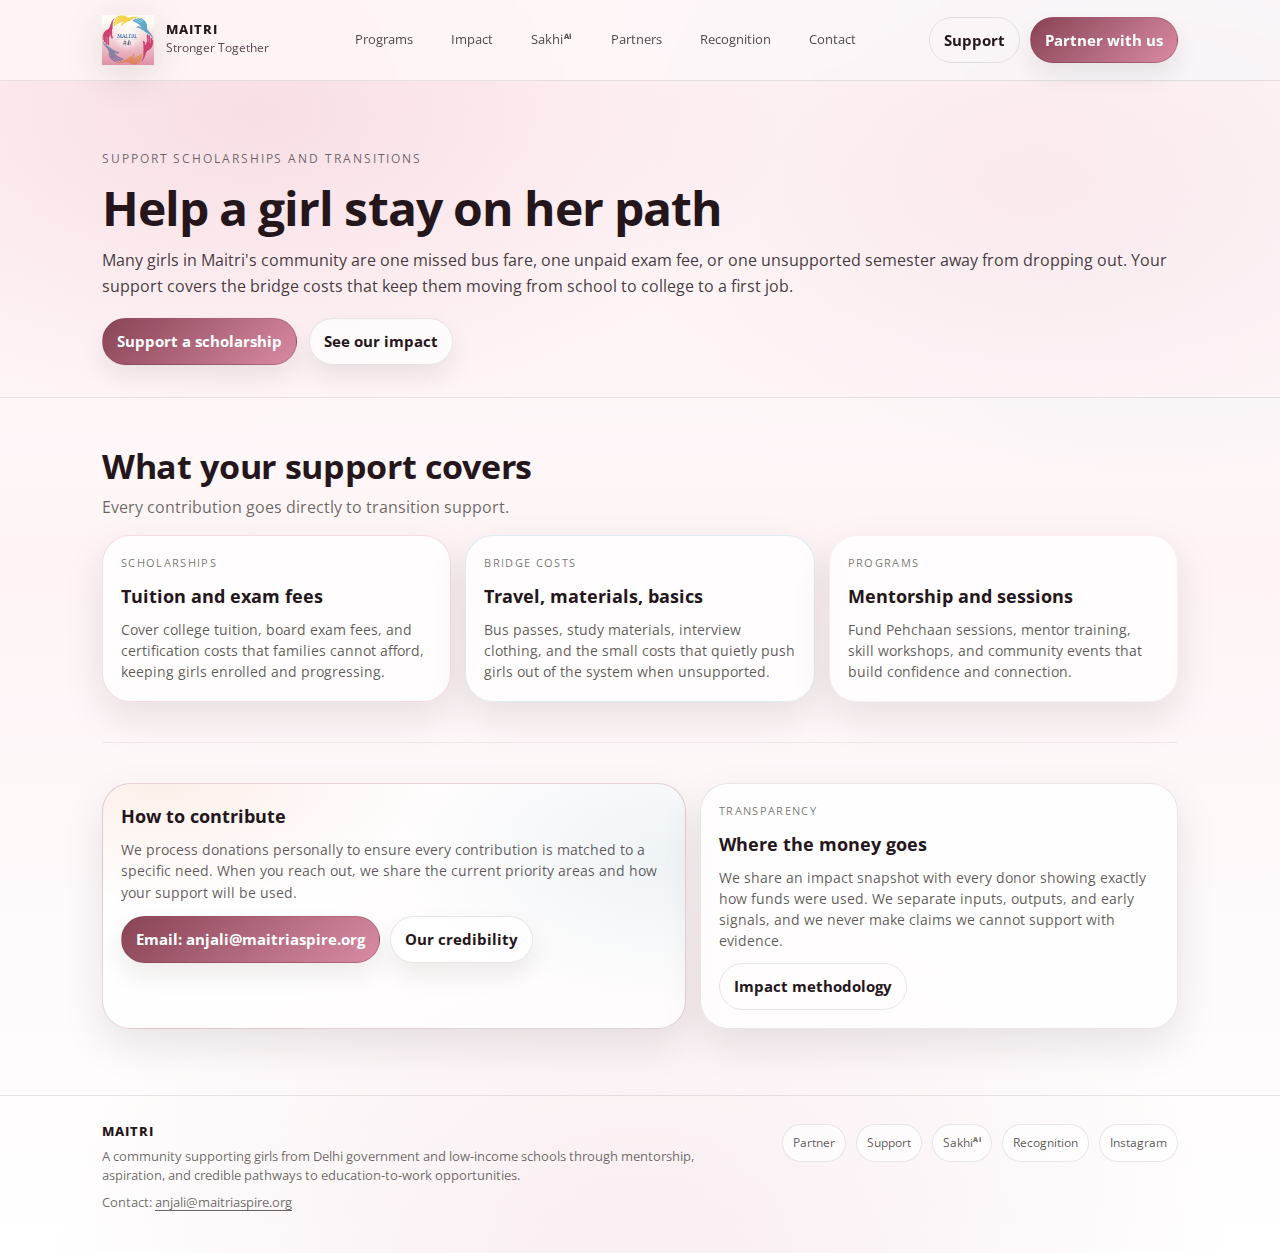
<file: donate.html>
<!doctype html>
<html lang="en">
  <head>
    <meta charset="utf-8" />
    <meta name="viewport" content="width=device-width, initial-scale=1" />
    <title>Support | Maitri</title>
    <meta name="description" content="Support Maitri with scholarships and transition support for girls in Delhi government and low-income schools." />
    <link rel="stylesheet" href="assets/css/site.css?v=2026-02-15" />
    <link rel="icon" type="image/png" href="assets/img/maitrilogo.png" />
    <meta property="og:type" content="website" />
    <meta property="og:title" content="Support | Maitri" />
    <meta property="og:description" content="Support Maitri with scholarships and transition support for girls in Delhi government and low-income schools." />
    <meta property="og:image" content="https://maitriaspire.org/assets/img/hero-focus.jpg" />
    <meta property="og:url" content="https://maitriaspire.org/donate.html" />
  </head>
  <body>
    <header class="topbar">
  <div class="topbar-inner wrap">
    <a class="brand" href="index.html">
      <img class="mark" src="assets/img/maitrilogo.png" alt="Maitri" />
      <div>
        <div class="brand-title">Maitri</div>
        <div class="brand-sub">Stronger Together</div>
      </div>
    </a>
    <button class="hamb" type="button" data-hamb aria-label="Menu" aria-expanded="false">
      <span></span><span></span><span></span>
    </button>
    <nav aria-label="Primary">
      <a data-nav href="programs.html">Programs</a>
      <a data-nav href="impact.html">Impact</a>
      <a data-nav href="sakhi.html">Sakhi<sup class="ai-sup">AI</sup></a>
      <a data-nav href="partners.html">Partners</a>
      <a data-nav href="recognition.html">Recognition</a>
      <a data-nav href="contact.html">Contact</a>
    </nav>
    <div class="nav-cta">
      <a class="btn ghost" href="donate.html">Support</a>
      <a class="btn primary" href="partners.html#collaborate">Partner with us</a>
    </div>
  </div>
</header>

    <main>
      <section class="hero-band hero-band--rose">
        <div class="wrap">
          <div class="kicker reveal">Support scholarships and transitions</div>
          <h1 class="h1 reveal">Help a girl stay on her path</h1>
          <p class="lead reveal">
            Many girls in Maitri's community are one missed bus fare, one unpaid exam fee, or one unsupported semester away from dropping out. Your support covers the bridge costs that keep them moving from school to college to a first job.
          </p>
          <div class="hero-actions reveal">
            <a class="btn primary" href="mailto:anjali@maitriaspire.org?subject=Maitri%20Scholarship%20Support">Support a scholarship</a>
            <a class="btn" href="impact.html">See our impact</a>
          </div>
        </div>
      </section>

      <div class="wrap">
      <section class="section">
        <div class="section-head">
          <div>
            <h2 class="h2 reveal">What your support covers</h2>
            <div class="sub reveal">Every contribution goes directly to transition support.</div>
          </div>
        </div>
        <div class="grid3">
          <div class="card card--accent reveal">
            <div class="cap">Scholarships</div>
            <h3>Tuition and exam fees</h3>
            <p>Cover college tuition, board exam fees, and certification costs that families cannot afford, keeping girls enrolled and progressing.</p>
          </div>
          <div class="card card--accent-2 reveal">
            <div class="cap">Bridge costs</div>
            <h3>Travel, materials, basics</h3>
            <p>Bus passes, study materials, interview clothing, and the small costs that quietly push girls out of the system when unsupported.</p>
          </div>
          <div class="card card--accent-3 reveal">
            <div class="cap">Programs</div>
            <h3>Mentorship and sessions</h3>
            <p>Fund Pehchaan sessions, mentor training, skill workshops, and community events that build confidence and connection.</p>
          </div>
        </div>
      </section>

      <section class="section">
        <div class="split">
          <div class="callout reveal">
            <h3>How to contribute</h3>
            <p>
              We process donations personally to ensure every contribution is matched to a specific need. When you reach out, we share the current priority areas and how your support will be used.
            </p>
            <div class="cta">
              <a class="btn primary" href="mailto:anjali@maitriaspire.org?subject=Maitri%20Scholarship%20Support">Email: anjali@maitriaspire.org</a>
              <a class="btn" href="recognition.html">Our credibility</a>
            </div>
          </div>
          <div class="card reveal">
            <div class="cap">Transparency</div>
            <h3>Where the money goes</h3>
            <p>We share an impact snapshot with every donor showing exactly how funds were used. We separate inputs, outputs, and early signals, and we never make claims we cannot support with evidence.</p>
            <div style="margin-top: 12px;">
              <a class="btn ghost" href="impact.html">Impact methodology</a>
            </div>
          </div>
        </div>
      </section>
      </div>
    </main>

    <footer>
      <div class="wrap footgrid">
        <div>
          <div class="brand-title">Maitri</div>
          <p>
            A community supporting girls from Delhi government and low-income schools through mentorship, aspiration,
            and credible pathways to education-to-work opportunities.
          </p>
          <p>Contact: <a class="under" href="mailto:anjali@maitriaspire.org">anjali@maitriaspire.org</a></p>
        </div>
        <div class="footlinks">
          <a class="pill" href="partners.html">Partner</a>
          <a class="pill" href="donate.html">Support</a>
          <a class="pill" href="sakhi.html">Sakhi<sup class="ai-sup">AI</sup></a>
          <a class="pill" href="recognition.html">Recognition</a>
          <a class="pill" href="https://www.instagram.com/maitri_aspiring_together/" target="_blank" rel="noreferrer">Instagram</a>
        </div>
      </div>
    </footer>
    <script src="assets/js/site.js?v=2026-02-15"></script>
  </body>
</html>
</file>
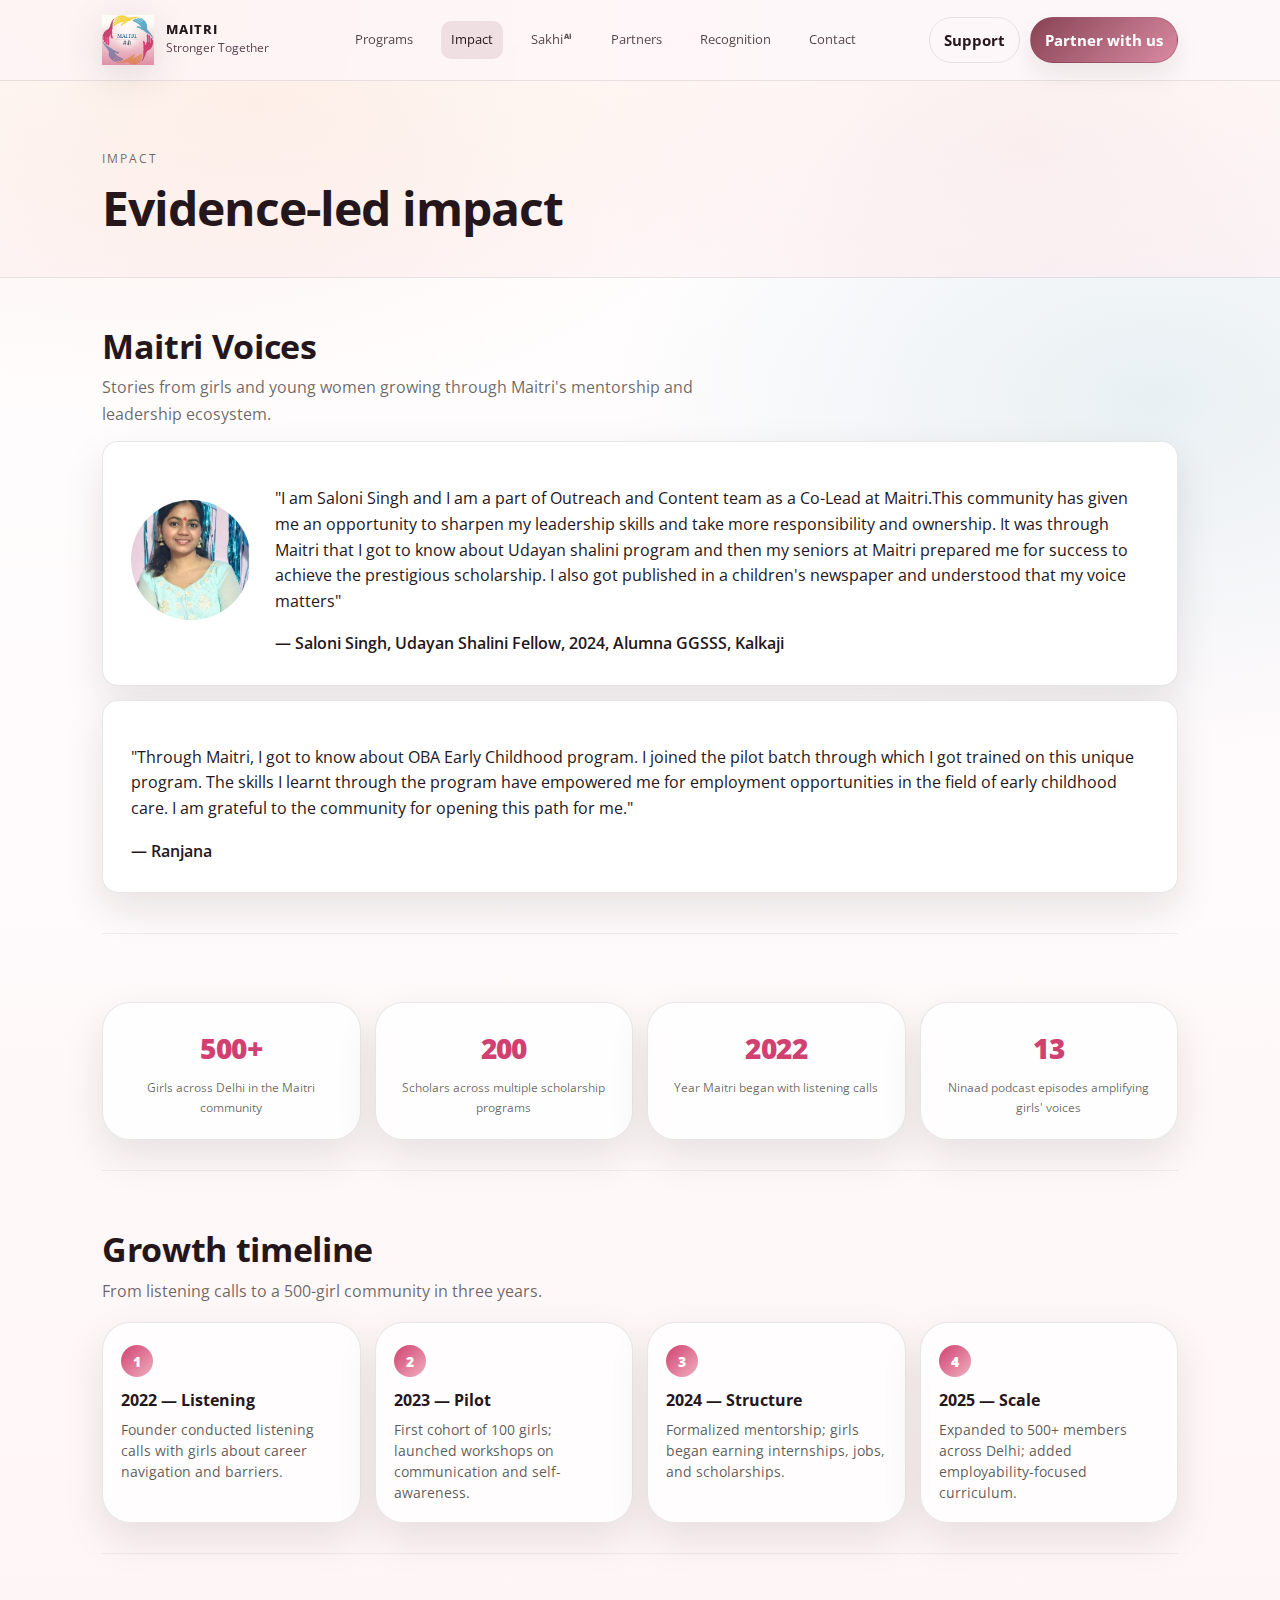
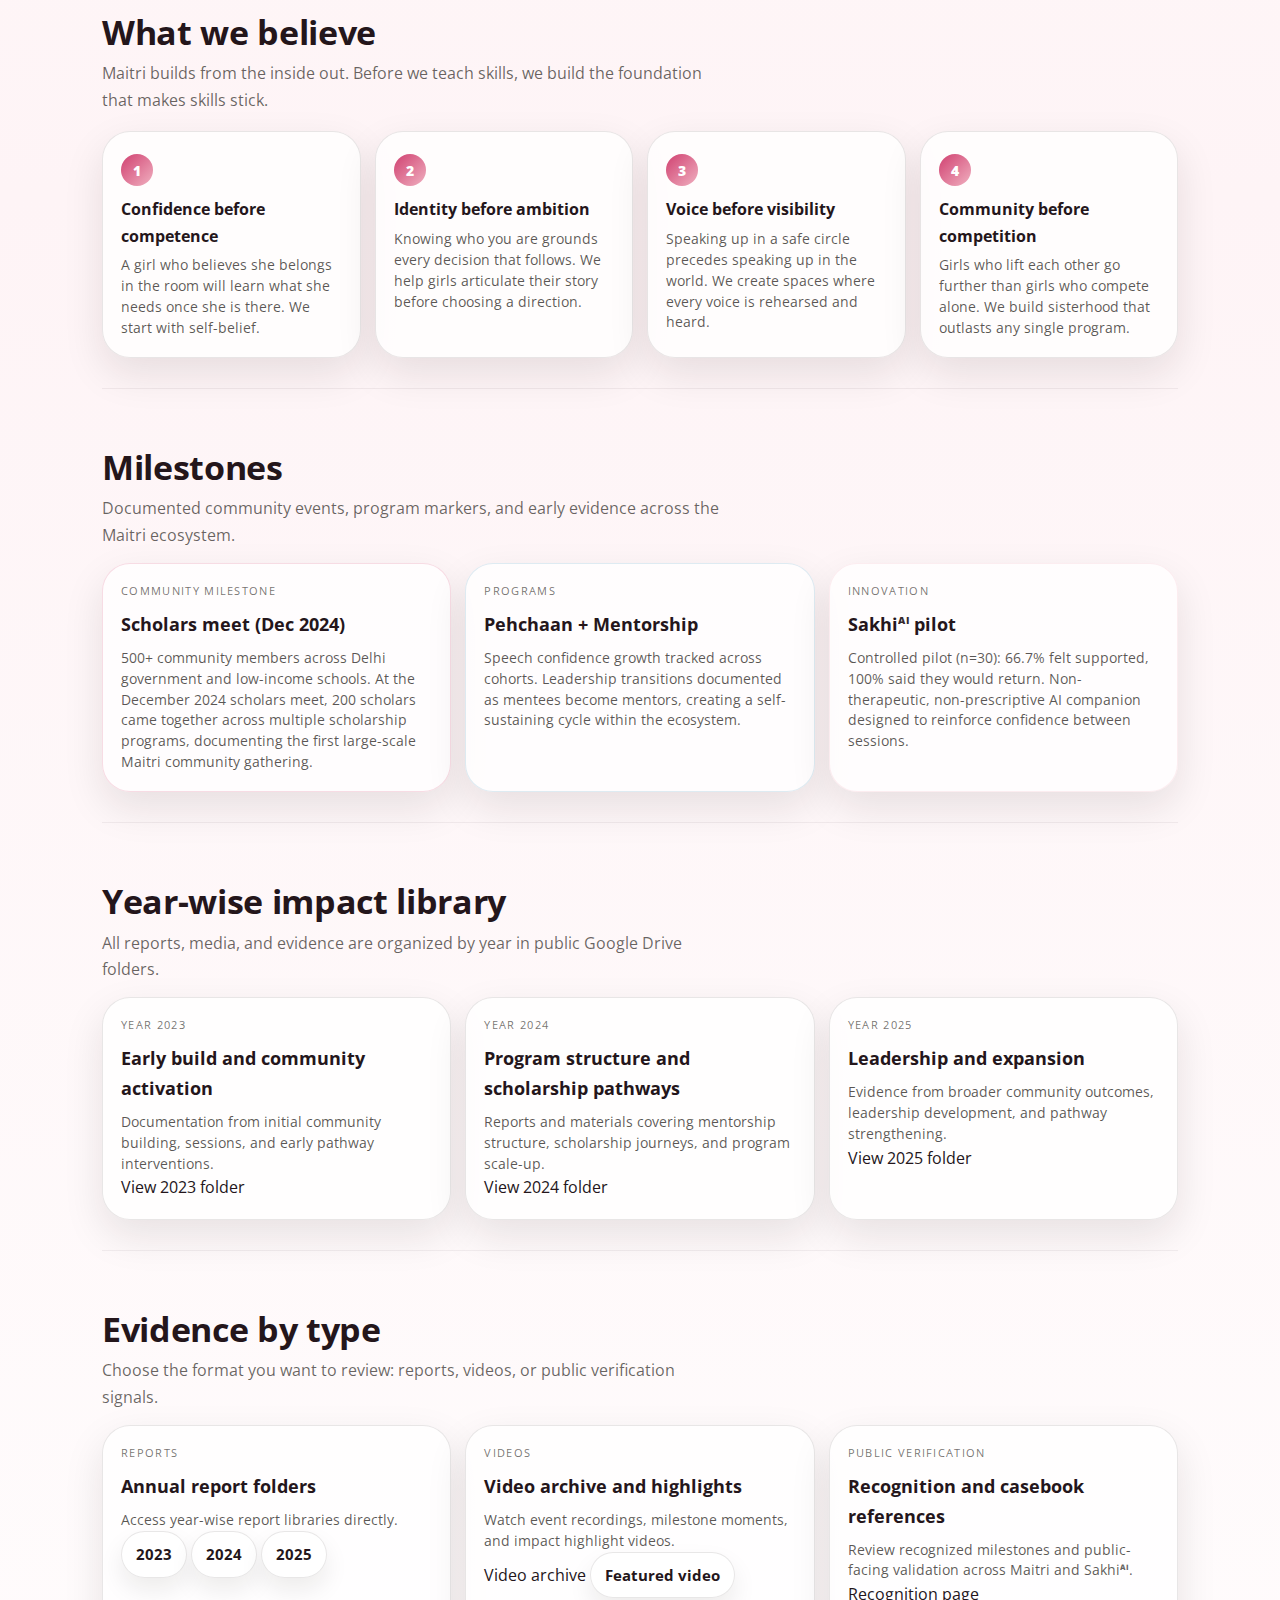
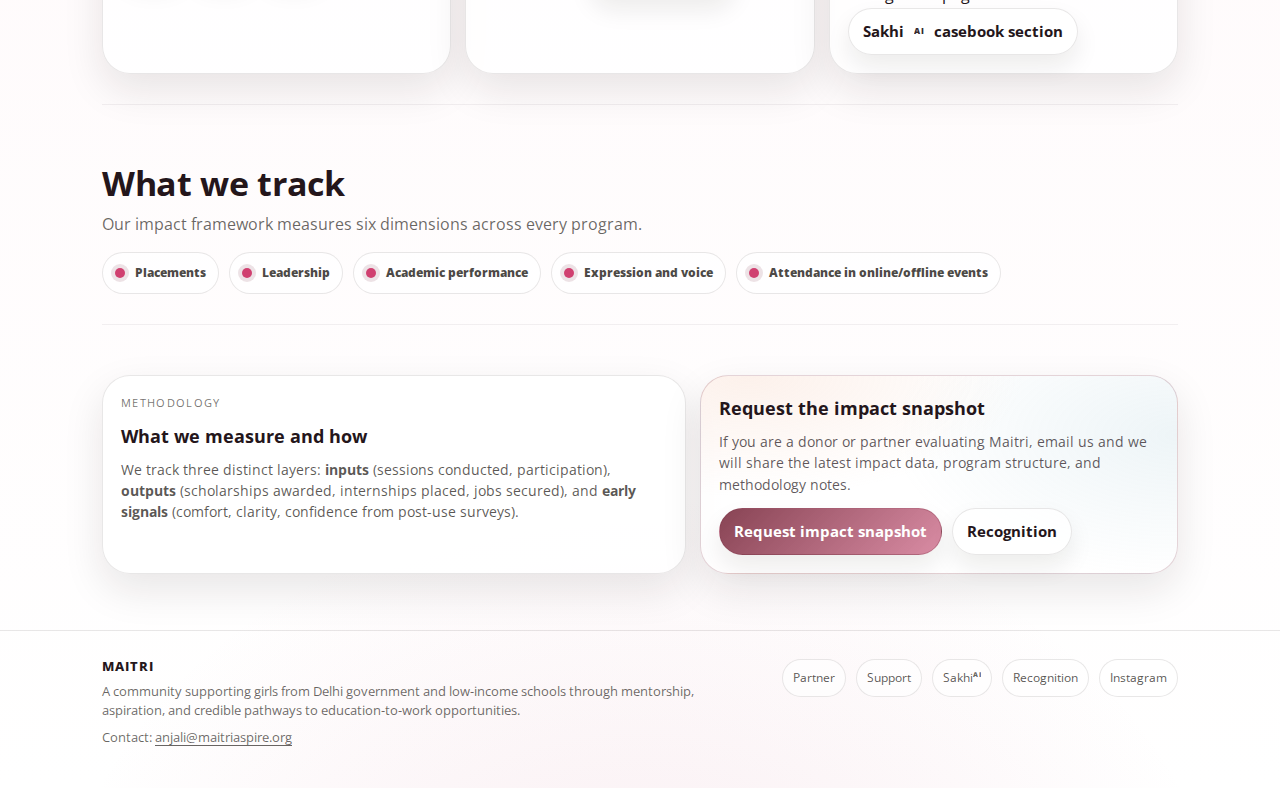
<file: impact.html>
﻿<!doctype html>
<html lang="en">
  <head>
    <meta charset="utf-8" />
    <meta name="viewport" content="width=device-width, initial-scale=1" />
    <title>Impact | Maitri</title>
    <meta name="description" content="Impact and evidence from Maitri: community milestones, scholarship journeys, and evidence-led storytelling." />
    <link rel="stylesheet" href="assets/css/site.css?v=2026-02-15" />
    <link rel="icon" type="image/png" href="assets/img/maitrilogo.png" />
    <meta property="og:type" content="website" />
    <meta property="og:title" content="Impact | Maitri" />
    <meta property="og:description" content="Impact and evidence from Maitri: community milestones, scholarship journeys, and evidence-led storytelling." />
    <meta property="og:image" content="https://maitriaspire.org/assets/img/hero-focus.jpg" />
    <meta property="og:url" content="https://maitriaspire.org/impact.html" />
  </head>
  <body>
    <header class="topbar">
  <div class="topbar-inner wrap">
    <a class="brand" href="index.html">
      <img class="mark" src="assets/img/maitrilogo.png" alt="Maitri" />
      <div>
        <div class="brand-title">Maitri</div>
        <div class="brand-sub">Stronger Together</div>
      </div>
    </a>
    <button class="hamb" type="button" data-hamb aria-label="Menu" aria-expanded="false">
      <span></span><span></span><span></span>
    </button>
    <nav aria-label="Primary">
      <a data-nav href="programs.html">Programs</a>
      <a data-nav href="impact.html">Impact</a>
      <a data-nav href="sakhi.html">Sakhi<sup class="ai-sup">AI</sup></a>
      <a data-nav href="partners.html">Partners</a>
      <a data-nav href="recognition.html">Recognition</a>
      <a data-nav href="contact.html">Contact</a>
    </nav>
    <div class="nav-cta">
      <a class="btn ghost" href="donate.html">Support</a>
      <a class="btn primary" href="partners.html#collaborate">Partner with us</a>
    </div>
  </div>
</header>

    <main>
      <section class="hero-band hero-band--warm">
        <div class="wrap">
          <div class="kicker reveal">Impact</div>
          <h1 class="h1 reveal">Evidence-led impact</h1>
        </div>
      </section>

      <div class="wrap">
      <section class="section">
        <div class="section-head">
          <div>
            <h2 class="h2 reveal">Maitri Voices</h2>
            <div class="sub reveal">Stories from girls and young women growing through Maitri's mentorship and leadership ecosystem.</div>
          </div>
        </div>
        <div class="testimonials-list">
          <article class="testimonial-card reveal">
            <div class="testimonial-image">
              <img src="assets/img/testimonials/saloni.jpg" alt="Saloni Singh" loading="lazy" />
            </div>
            <div>
              <p class="testimonial-quote">"I am Saloni Singh and I am a part of Outreach and Content team as a Co-Lead at Maitri.This community has given me an opportunity to sharpen my leadership skills and take more responsibility and ownership. It was through Maitri that I got to know about Udayan shalini program and then my seniors at Maitri prepared me for success to achieve the prestigious scholarship. I also got published in a children's newspaper and understood that my voice matters"</p>
              <div class="testimonial-name">&mdash; Saloni Singh, Udayan Shalini Fellow, 2024, Alumna GGSSS, Kalkaji</div>
            </div>
          </article>
          <article class="testimonial-card reveal">
            <div>
              <p class="testimonial-quote">"Through Maitri, I got to know about OBA Early Childhood program. I joined the pilot batch through which I got trained on this unique program. The skills I learnt through the program have empowered me for employment opportunities in the field of early childhood care. I am grateful to the community for opening this path for me."</p>
              <div class="testimonial-name">&mdash; Ranjana</div>
            </div>
          </article>
        </div>
      </section>

      <section class="section">
        <div class="statrow--standalone reveal">
          <div class="stat">
            <div class="n">500+</div>
            <div class="t">Girls across Delhi in the Maitri community</div>
          </div>
          <div class="stat">
            <div class="n">200</div>
            <div class="t">Scholars across multiple scholarship programs</div>
          </div>
          <div class="stat">
            <div class="n">2022</div>
            <div class="t">Year Maitri began with listening calls</div>
          </div>
          <div class="stat">
            <div class="n">13</div>
            <div class="t">Ninaad podcast episodes amplifying girls' voices</div>
          </div>
        </div>
      </section>

      <section class="section">
        <div class="section-head">
          <div>
            <h2 class="h2 reveal">Growth timeline</h2>
            <div class="sub reveal">From listening calls to a 500-girl community in three years.</div>
          </div>
        </div>
        <div class="steps">
          <div class="step reveal">
            <h3>2022 — Listening</h3>
            <p>Founder conducted listening calls with girls about career navigation and barriers.</p>
          </div>
          <div class="step reveal">
            <h3>2023 — Pilot</h3>
            <p>First cohort of 100 girls; launched workshops on communication and self-awareness.</p>
          </div>
          <div class="step reveal">
            <h3>2024 — Structure</h3>
            <p>Formalized mentorship; girls began earning internships, jobs, and scholarships.</p>
          </div>
          <div class="step reveal">
            <h3>2025 — Scale</h3>
            <p>Expanded to 500+ members across Delhi; added employability-focused curriculum.</p>
          </div>
        </div>
      </section>

      <section class="section">
        <div class="section-head">
          <div>
            <h2 class="h2 reveal">What we believe</h2>
            <div class="sub reveal">Maitri builds from the inside out. Before we teach skills, we build the foundation that makes skills stick.</div>
          </div>
        </div>
        <div class="steps">
          <div class="step reveal">
            <h3>Confidence before competence</h3>
            <p>A girl who believes she belongs in the room will learn what she needs once she is there. We start with self-belief.</p>
          </div>
          <div class="step reveal">
            <h3>Identity before ambition</h3>
            <p>Knowing who you are grounds every decision that follows. We help girls articulate their story before choosing a direction.</p>
          </div>
          <div class="step reveal">
            <h3>Voice before visibility</h3>
            <p>Speaking up in a safe circle precedes speaking up in the world. We create spaces where every voice is rehearsed and heard.</p>
          </div>
          <div class="step reveal">
            <h3>Community before competition</h3>
            <p>Girls who lift each other go further than girls who compete alone. We build sisterhood that outlasts any single program.</p>
          </div>
        </div>
      </section>

      <section class="section">
        <div class="section-head">
          <div>
            <h2 class="h2 reveal">Milestones</h2>
            <div class="sub reveal">Documented community events, program markers, and early evidence across the Maitri ecosystem.</div>
          </div>
        </div>
        <div class="grid3">
          <div class="card card--accent reveal">
            <div class="cap">Community milestone</div>
            <h3>Scholars meet (Dec 2024)</h3>
            <p>500+ community members across Delhi government and low-income schools. At the December 2024 scholars meet, 200 scholars came together across multiple scholarship programs, documenting the first large-scale Maitri community gathering.</p>
          </div>
          <div class="card card--accent-2 reveal">
            <div class="cap">Programs</div>
            <h3>Pehchaan + Mentorship</h3>
            <p>Speech confidence growth tracked across cohorts. Leadership transitions documented as mentees become mentors, creating a self-sustaining cycle within the ecosystem.</p>
          </div>
          <div class="card card--accent-3 reveal">
            <div class="cap">Innovation</div>
            <h3>Sakhi<sup class="ai-sup">AI</sup> pilot</h3>
            <p>Controlled pilot (n=30): 66.7% felt supported, 100% said they would return. Non-therapeutic, non-prescriptive AI companion designed to reinforce confidence between sessions.</p>
          </div>
        </div>
      </section>

      <section class="section">
        <div class="section-head">
          <div>
            <h2 class="h2 reveal">Year-wise impact library</h2>
            <div class="sub reveal">All reports, media, and evidence are organized by year in public Google Drive folders.</div>
          </div>
        </div>

        <div class="grid3">
          <div class="card reveal" id="reports-2023">
            <div class="cap">Year 2023</div>
            <h3>Early build and community activation</h3>
            <p>Documentation from initial community building, sessions, and early pathway interventions.</p>
            <div class="cta">
              <a class="btn-outline" href="https://drive.google.com/drive/folders/1K7QLOqTCdPh2YH8PMKS6YgroES8Q8i3p?usp=sharing" target="_blank" rel="noreferrer">View 2023 folder</a>
            </div>
          </div>

          <div class="card reveal" id="reports-2024">
            <div class="cap">Year 2024</div>
            <h3>Program structure and scholarship pathways</h3>
            <p>Reports and materials covering mentorship structure, scholarship journeys, and program scale-up.</p>
            <div class="cta">
              <a class="btn-outline" href="https://drive.google.com/drive/folders/1FyTBcaqTSDz91VCs3kn6quMHTc1Xmp9v?usp=sharing" target="_blank" rel="noreferrer">View 2024 folder</a>
            </div>
          </div>

          <div class="card reveal" id="reports-2025">
            <div class="cap">Year 2025</div>
            <h3>Leadership and expansion</h3>
            <p>Evidence from broader community outcomes, leadership development, and pathway strengthening.</p>
            <div class="cta">
              <a class="btn-outline" href="https://drive.google.com/drive/folders/19Y6A66I4AOUIibqvNyHEApKV8GDgz5OJ?usp=sharing" target="_blank" rel="noreferrer">View 2025 folder</a>
            </div>
          </div>
        </div>
      </section>

      <section class="section">
        <div class="section-head">
          <div>
            <h2 class="h2 reveal">Evidence by type</h2>
            <div class="sub reveal">Choose the format you want to review: reports, videos, or public verification signals.</div>
          </div>
        </div>

        <div class="grid3">
          <div class="card reveal">
            <div class="cap">Reports</div>
            <h3>Annual report folders</h3>
            <p>Access year-wise report libraries directly.</p>
            <div class="cta">
              <a class="btn" href="https://drive.google.com/drive/folders/1K7QLOqTCdPh2YH8PMKS6YgroES8Q8i3p?usp=sharing" target="_blank" rel="noreferrer">2023</a>
              <a class="btn" href="https://drive.google.com/drive/folders/1FyTBcaqTSDz91VCs3kn6quMHTc1Xmp9v?usp=sharing" target="_blank" rel="noreferrer">2024</a>
              <a class="btn" href="https://drive.google.com/drive/folders/19Y6A66I4AOUIibqvNyHEApKV8GDgz5OJ?usp=sharing" target="_blank" rel="noreferrer">2025</a>
            </div>
          </div>

          <div class="card reveal">
            <div class="cap">Videos</div>
            <h3>Video archive and highlights</h3>
            <p>Watch event recordings, milestone moments, and impact highlight videos.</p>
            <div class="cta">
              <a class="btn-outline" href="https://drive.google.com/drive/folders/1x8OmjMzVsqYalAVGhMF3ahvxM4crA_e6?usp=drive_link" target="_blank" rel="noreferrer">Video archive</a>
              <a class="btn" href="https://drive.google.com/file/d/1003YdMPLKgmJ8x3F66RvSfGgkP1woWHh/view?usp=sharing" target="_blank" rel="noreferrer">Featured video</a>
            </div>
          </div>

          <div class="card reveal">
            <div class="cap">Public verification</div>
            <h3>Recognition and casebook references</h3>
            <p>Review recognized milestones and public-facing validation across Maitri and Sakhi<sup class="ai-sup">AI</sup>.</p>
            <div class="cta">
              <a class="btn-outline" href="recognition.html">Recognition page</a>
              <a class="btn" href="sakhi.html">Sakhi<sup class="ai-sup">AI</sup> casebook section</a>
            </div>
          </div>
        </div>
      </section>

      <section class="section">
        <div class="section-head">
          <div>
            <h2 class="h2 reveal">What we track</h2>
            <div class="sub reveal">Our impact framework measures six dimensions across every program.</div>
          </div>
        </div>
        <div class="chiprow reveal">
          <div class="chip"><span class="sig"></span> <b>Placements</b></div>
          <div class="chip"><span class="sig"></span> <b>Leadership</b></div>
          <div class="chip"><span class="sig"></span> <b>Academic performance</b></div>
          <div class="chip"><span class="sig"></span> <b>Expression and voice</b></div>
          <div class="chip"><span class="sig"></span> <b>Attendance in online/offline events</b></div>
        </div>
      </section>

      <section class="section">
        <div class="split">
          <div class="card reveal">
            <div class="cap">Methodology</div>
            <h3>What we measure and how</h3>
            <p>
              We track three distinct layers: <b>inputs</b> (sessions conducted, participation), <b>outputs</b> (scholarships awarded, internships placed, jobs secured), and <b>early signals</b> (comfort, clarity, confidence from post-use surveys).
            </p>
          </div>
          <div class="callout reveal">
            <h3>Request the impact snapshot</h3>
            <p>If you are a donor or partner evaluating Maitri, email us and we will share the latest impact data, program structure, and methodology notes.</p>
            <div class="cta">
              <a class="btn primary" href="mailto:anjali@maitriaspire.org?subject=Maitri%20Impact%20Snapshot%20Request">Request impact snapshot</a>
              <a class="btn" href="recognition.html">Recognition</a>
            </div>
          </div>
        </div>
      </section>
      </div>
    </main>

    <footer>
      <div class="wrap footgrid">
        <div>
          <div class="brand-title">Maitri</div>
          <p>
            A community supporting girls from Delhi government and low-income schools through mentorship, aspiration,
            and credible pathways to education-to-work opportunities.
          </p>
          <p>Contact: <a class="under" href="mailto:anjali@maitriaspire.org">anjali@maitriaspire.org</a></p>
        </div>
        <div class="footlinks">
          <a class="pill" href="partners.html">Partner</a>
          <a class="pill" href="donate.html">Support</a>
          <a class="pill" href="sakhi.html">Sakhi<sup class="ai-sup">AI</sup></a>
          <a class="pill" href="recognition.html">Recognition</a>
          <a class="pill" href="https://www.instagram.com/maitri_aspiring_together/" target="_blank" rel="noreferrer">Instagram</a>
        </div>
      </div>
    </footer>
    <script src="assets/js/site.js?v=2026-02-15"></script>
  </body>
</html>
</file>
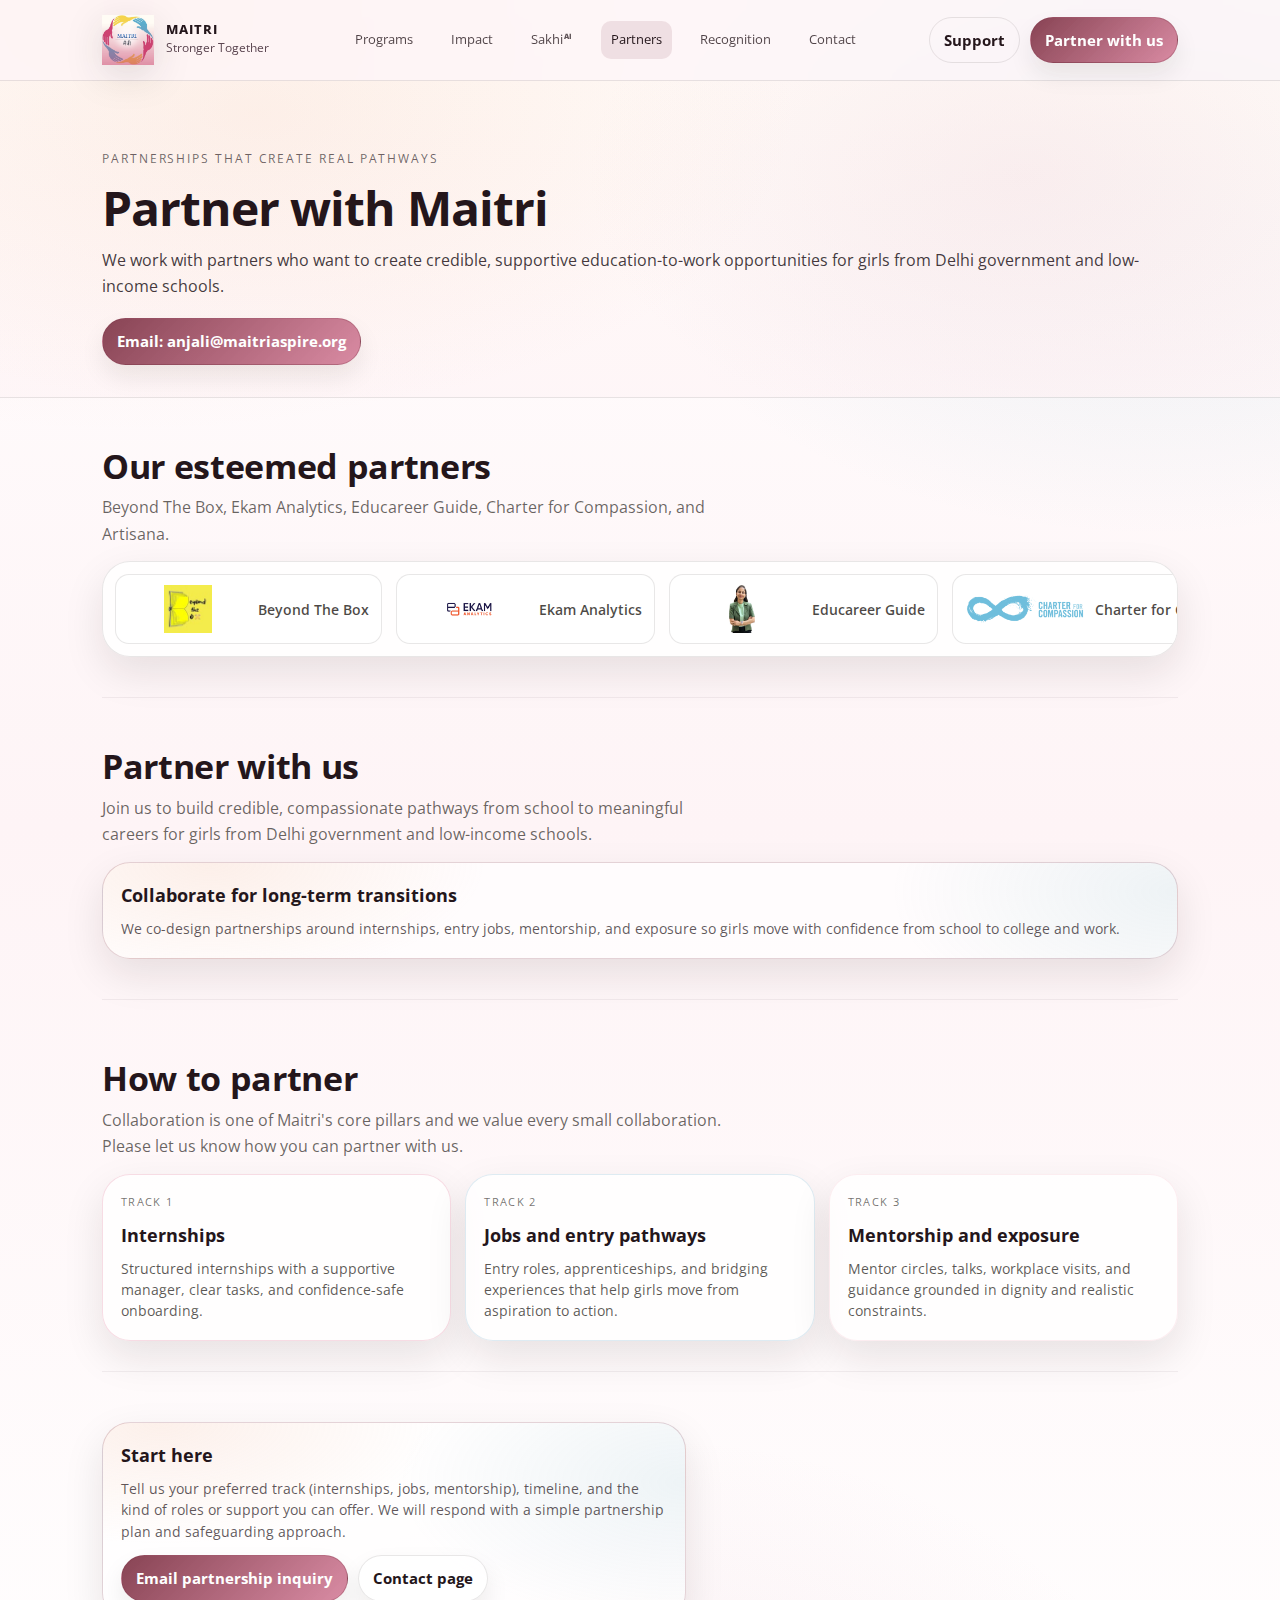
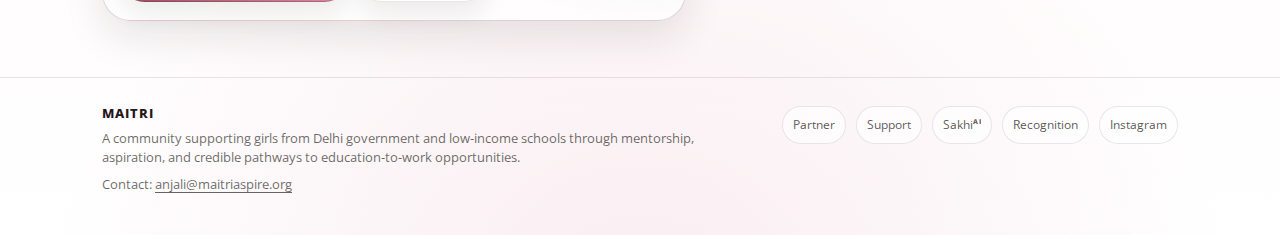
<file: partners.html>
﻿<!doctype html>
<html lang="en">
  <head>
    <meta charset="utf-8" />
    <meta name="viewport" content="width=device-width, initial-scale=1" />
    <title>Partners | Maitri</title>
    <meta name="description" content="Partner with Maitri to support internships, jobs, and mentorship for girls transitioning from school to work in Delhi." />
    <link rel="stylesheet" href="assets/css/site.css?v=2026-02-15" />
    <link rel="icon" type="image/png" href="assets/img/maitrilogo.png" />
    <meta property="og:type" content="website" />
    <meta property="og:title" content="Partners | Maitri" />
    <meta property="og:description" content="Partner with Maitri to support internships, jobs, and mentorship for girls transitioning from school to work in Delhi." />
    <meta property="og:image" content="https://maitriaspire.org/assets/img/hero-focus.jpg" />
    <meta property="og:url" content="https://maitriaspire.org/partners.html" />
  </head>
  <body>
    <header class="topbar">
  <div class="topbar-inner wrap">
    <a class="brand" href="index.html">
      <img class="mark" src="assets/img/maitrilogo.png" alt="Maitri" />
      <div>
        <div class="brand-title">Maitri</div>
        <div class="brand-sub">Stronger Together</div>
      </div>
    </a>
    <button class="hamb" type="button" data-hamb aria-label="Menu" aria-expanded="false">
      <span></span><span></span><span></span>
    </button>
    <nav aria-label="Primary">
      <a data-nav href="programs.html">Programs</a>
      <a data-nav href="impact.html">Impact</a>
      <a data-nav href="sakhi.html">Sakhi<sup class="ai-sup">AI</sup></a>
      <a data-nav href="partners.html">Partners</a>
      <a data-nav href="recognition.html">Recognition</a>
      <a data-nav href="contact.html">Contact</a>
    </nav>
    <div class="nav-cta">
      <a class="btn ghost" href="donate.html">Support</a>
      <a class="btn primary" href="partners.html#collaborate">Partner with us</a>
    </div>
  </div>
</header>

    <main>
      <section class="hero-band hero-band--warm">
        <div class="wrap">
          <div class="kicker reveal">Partnerships that create real pathways</div>
          <h1 class="h1 reveal">Partner with Maitri</h1>
          <p class="lead reveal">We work with partners who want to create credible, supportive education-to-work opportunities for girls from Delhi government and low-income schools.</p>
          <div class="hero-actions reveal">
            <a class="btn primary" href="mailto:anjali@maitriaspire.org?subject=Maitri%20Partnership">Email: anjali@maitriaspire.org</a>
          </div>
        </div>
      </section>

      <div class="wrap">
      <section class="section">
        <div class="section-head">
          <div>
            <h2 class="h2 reveal">Our esteemed partners</h2>
            <div class="sub reveal">Beyond The Box, Ekam Analytics, Educareer Guide, Charter for Compassion, and Artisana.</div>
          </div>
        </div>
        <div class="partner-marquee reveal" aria-label="Scrolling partner logos">
          <div class="partner-track">
            <a class="partner-item" href="https://www.instagram.com/btb_diaries/?hl=en" target="_blank" rel="noreferrer">
              <img src="assets/img/logos/partner-btb.jpg" alt="Beyond The Box" loading="lazy" />
              <span>Beyond The Box</span>
            </a>
            <a class="partner-item" href="https://ekam-analytics.com/" target="_blank" rel="noreferrer">
              <img src="assets/img/logos/partner-ekam.png" alt="Ekam Analytics" loading="lazy" />
              <span>Ekam Analytics</span>
            </a>
            <a class="partner-item" href="https://educareerguide.com/" target="_blank" rel="noreferrer">
              <img src="assets/img/logos/partner-educareer.jpg" alt="Educareer Guide" loading="lazy" />
              <span>Educareer Guide</span>
            </a>
            <a class="partner-item" href="https://charterforcompassion.org/" target="_blank" rel="noreferrer">
              <img src="assets/img/logos/partner-charter.png" alt="Charter for Compassion" loading="lazy" />
              <span>Charter for Compassion</span>
            </a>
            <a class="partner-item" href="https://www.instagram.com/artisana_bbsr/" target="_blank" rel="noreferrer">
              <img src="assets/img/logos/partner-artisana.jpg" alt="Artisana" loading="lazy" />
              <span>Artisana</span>
            </a>

            <a class="partner-item" href="https://www.instagram.com/btb_diaries/?hl=en" target="_blank" rel="noreferrer" aria-hidden="true">
              <img src="assets/img/logos/partner-btb.jpg" alt="" loading="lazy" />
              <span>Beyond The Box</span>
            </a>
            <a class="partner-item" href="https://ekam-analytics.com/" target="_blank" rel="noreferrer" aria-hidden="true">
              <img src="assets/img/logos/partner-ekam.png" alt="" loading="lazy" />
              <span>Ekam Analytics</span>
            </a>
            <a class="partner-item" href="https://educareerguide.com/" target="_blank" rel="noreferrer" aria-hidden="true">
              <img src="assets/img/logos/partner-educareer.jpg" alt="" loading="lazy" />
              <span>Educareer Guide</span>
            </a>
            <a class="partner-item" href="https://charterforcompassion.org/" target="_blank" rel="noreferrer" aria-hidden="true">
              <img src="assets/img/logos/partner-charter.png" alt="" loading="lazy" />
              <span>Charter for Compassion</span>
            </a>
            <a class="partner-item" href="https://www.instagram.com/artisana_bbsr/" target="_blank" rel="noreferrer" aria-hidden="true">
              <img src="assets/img/logos/partner-artisana.jpg" alt="" loading="lazy" />
              <span>Artisana</span>
            </a>
          </div>
        </div>
      </section>

      <section class="section">
        <div class="section-head">
          <div>
            <h2 class="h2 reveal">Partner with us</h2>
            <div class="sub reveal">Join us to build credible, compassionate pathways from school to meaningful careers for girls from Delhi government and low-income schools.</div>
          </div>
        </div>
        <div class="callout reveal">
          <h3>Collaborate for long-term transitions</h3>
          <p>We co-design partnerships around internships, entry jobs, mentorship, and exposure so girls move with confidence from school to college and work.</p>
        </div>
      </section>

      <section class="section">
        <div class="section-head"><div><h2 class="h2 reveal">How to partner</h2><div class="sub reveal">Collaboration is one of Maitri's core pillars and we value every small collaboration. Please let us know how you can partner with us.</div></div></div>
        <div class="grid3">
          <div class="card card--accent reveal"><div class="cap">Track 1</div><h3>Internships</h3><p>Structured internships with a supportive manager, clear tasks, and confidence-safe onboarding.</p></div>
          <div class="card card--accent-2 reveal"><div class="cap">Track 2</div><h3>Jobs and entry pathways</h3><p>Entry roles, apprenticeships, and bridging experiences that help girls move from aspiration to action.</p></div>
          <div class="card card--accent-3 reveal"><div class="cap">Track 3</div><h3>Mentorship and exposure</h3><p>Mentor circles, talks, workplace visits, and guidance grounded in dignity and realistic constraints.</p></div>
        </div>
      </section>

      <section class="section" id="collaborate">
        <div class="split">
          <div class="callout reveal"><h3>Start here</h3><p>Tell us your preferred track (internships, jobs, mentorship), timeline, and the kind of roles or support you can offer. We will respond with a simple partnership plan and safeguarding approach.</p><div class="cta"><a class="btn primary" href="mailto:anjali@maitriaspire.org?subject=Maitri%20Partnership">Email partnership inquiry</a><a class="btn" href="contact.html">Contact page</a></div></div>
        </div>
      </section>
      </div>
    </main>

    <footer>
      <div class="wrap footgrid">
        <div>
          <div class="brand-title">Maitri</div>
          <p>
            A community supporting girls from Delhi government and low-income schools through mentorship, aspiration,
            and credible pathways to education-to-work opportunities.
          </p>
          <p>Contact: <a class="under" href="mailto:anjali@maitriaspire.org">anjali@maitriaspire.org</a></p>
        </div>
        <div class="footlinks">
          <a class="pill" href="partners.html">Partner</a>
          <a class="pill" href="donate.html">Support</a>
          <a class="pill" href="sakhi.html">Sakhi<sup class="ai-sup">AI</sup></a>
          <a class="pill" href="recognition.html">Recognition</a>
          <a class="pill" href="https://www.instagram.com/maitri_aspiring_together/" target="_blank" rel="noreferrer">Instagram</a>
        </div>
      </div>
    </footer>
    <script src="assets/js/site.js?v=2026-02-15"></script>
  </body>
</html>
</file>
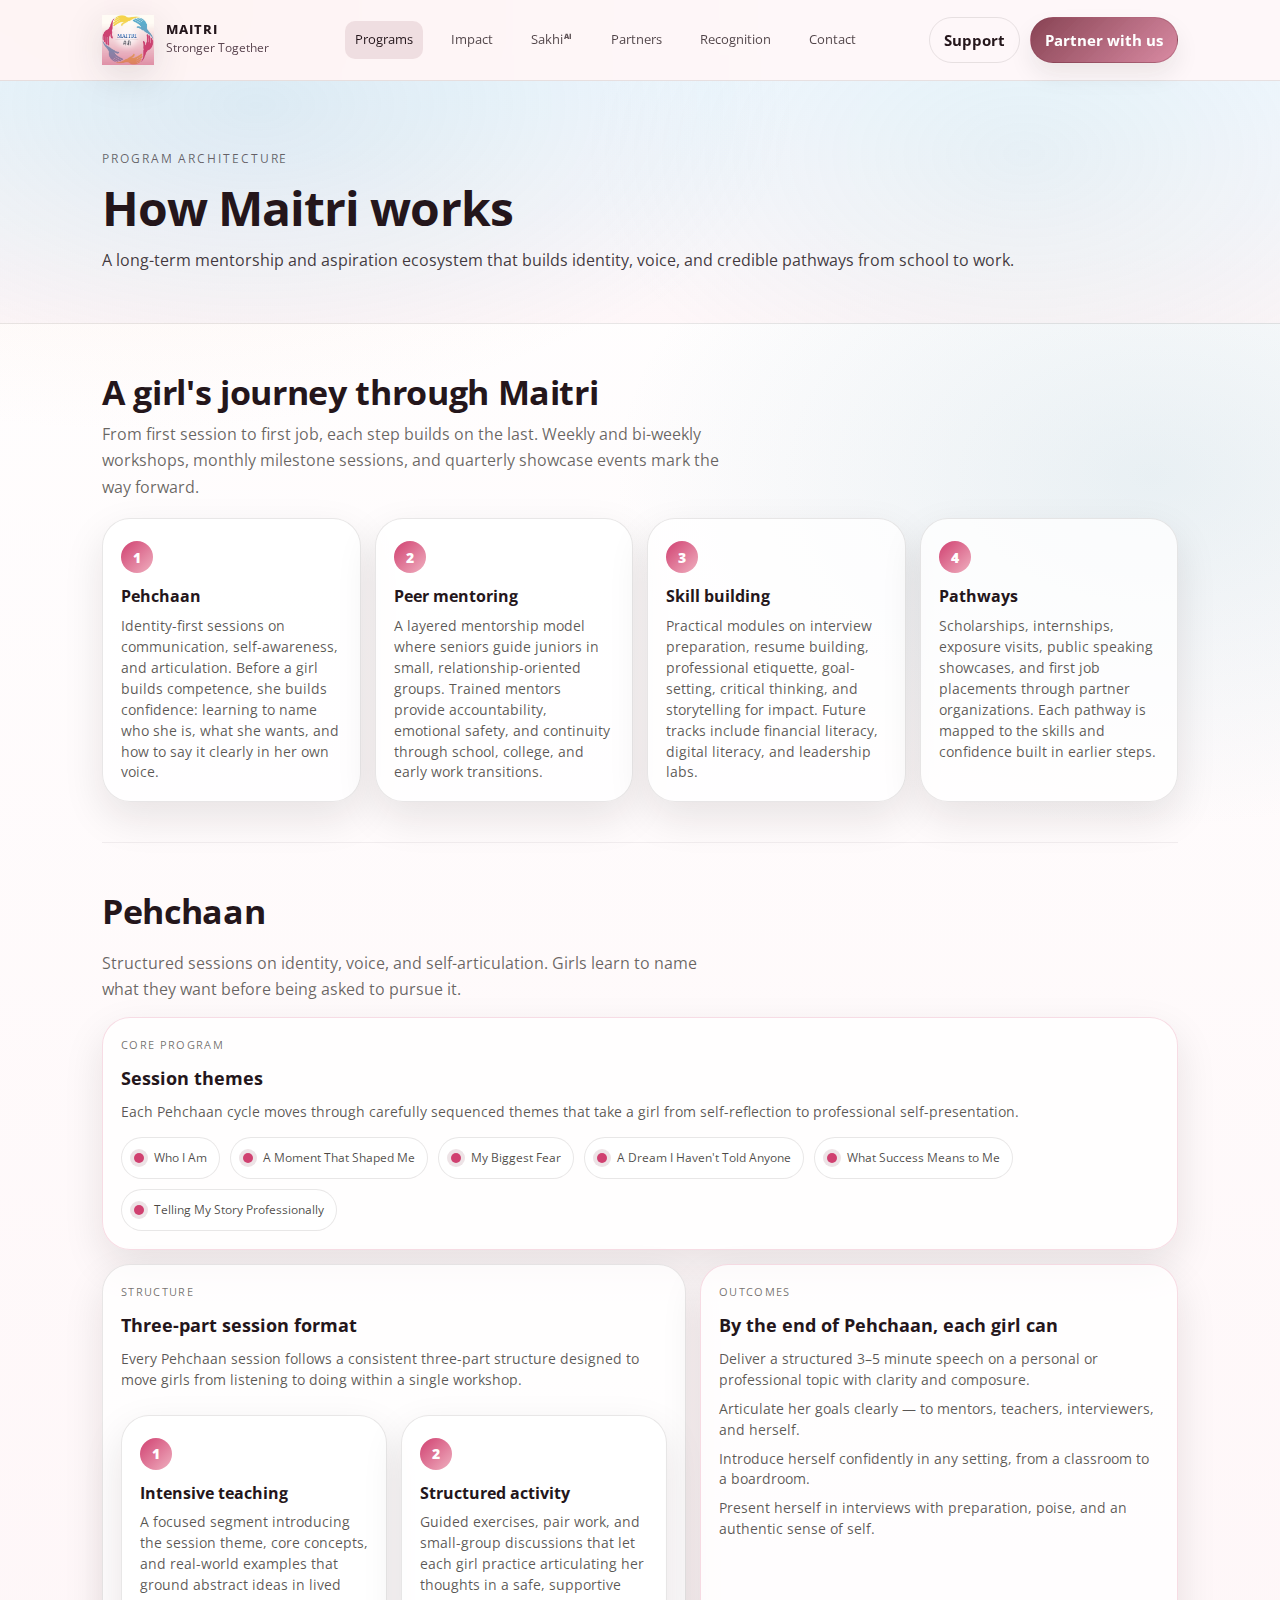
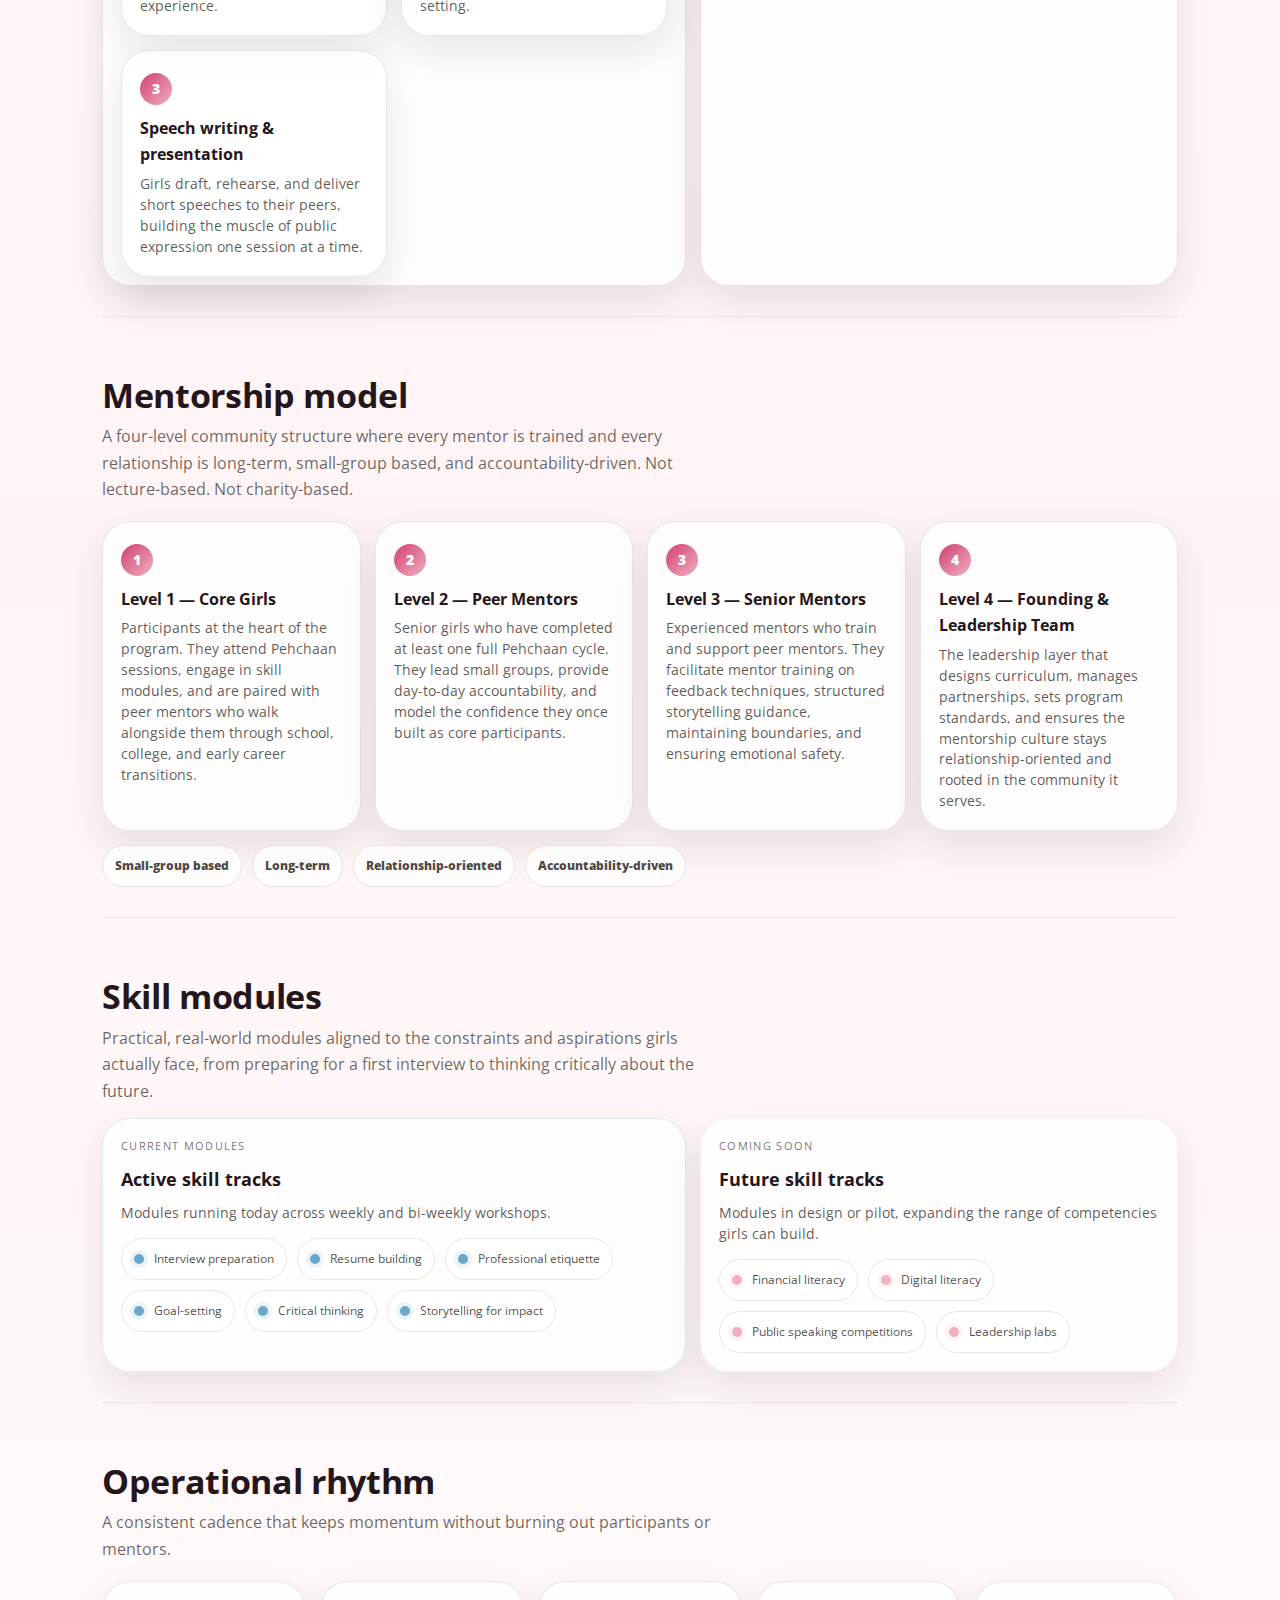
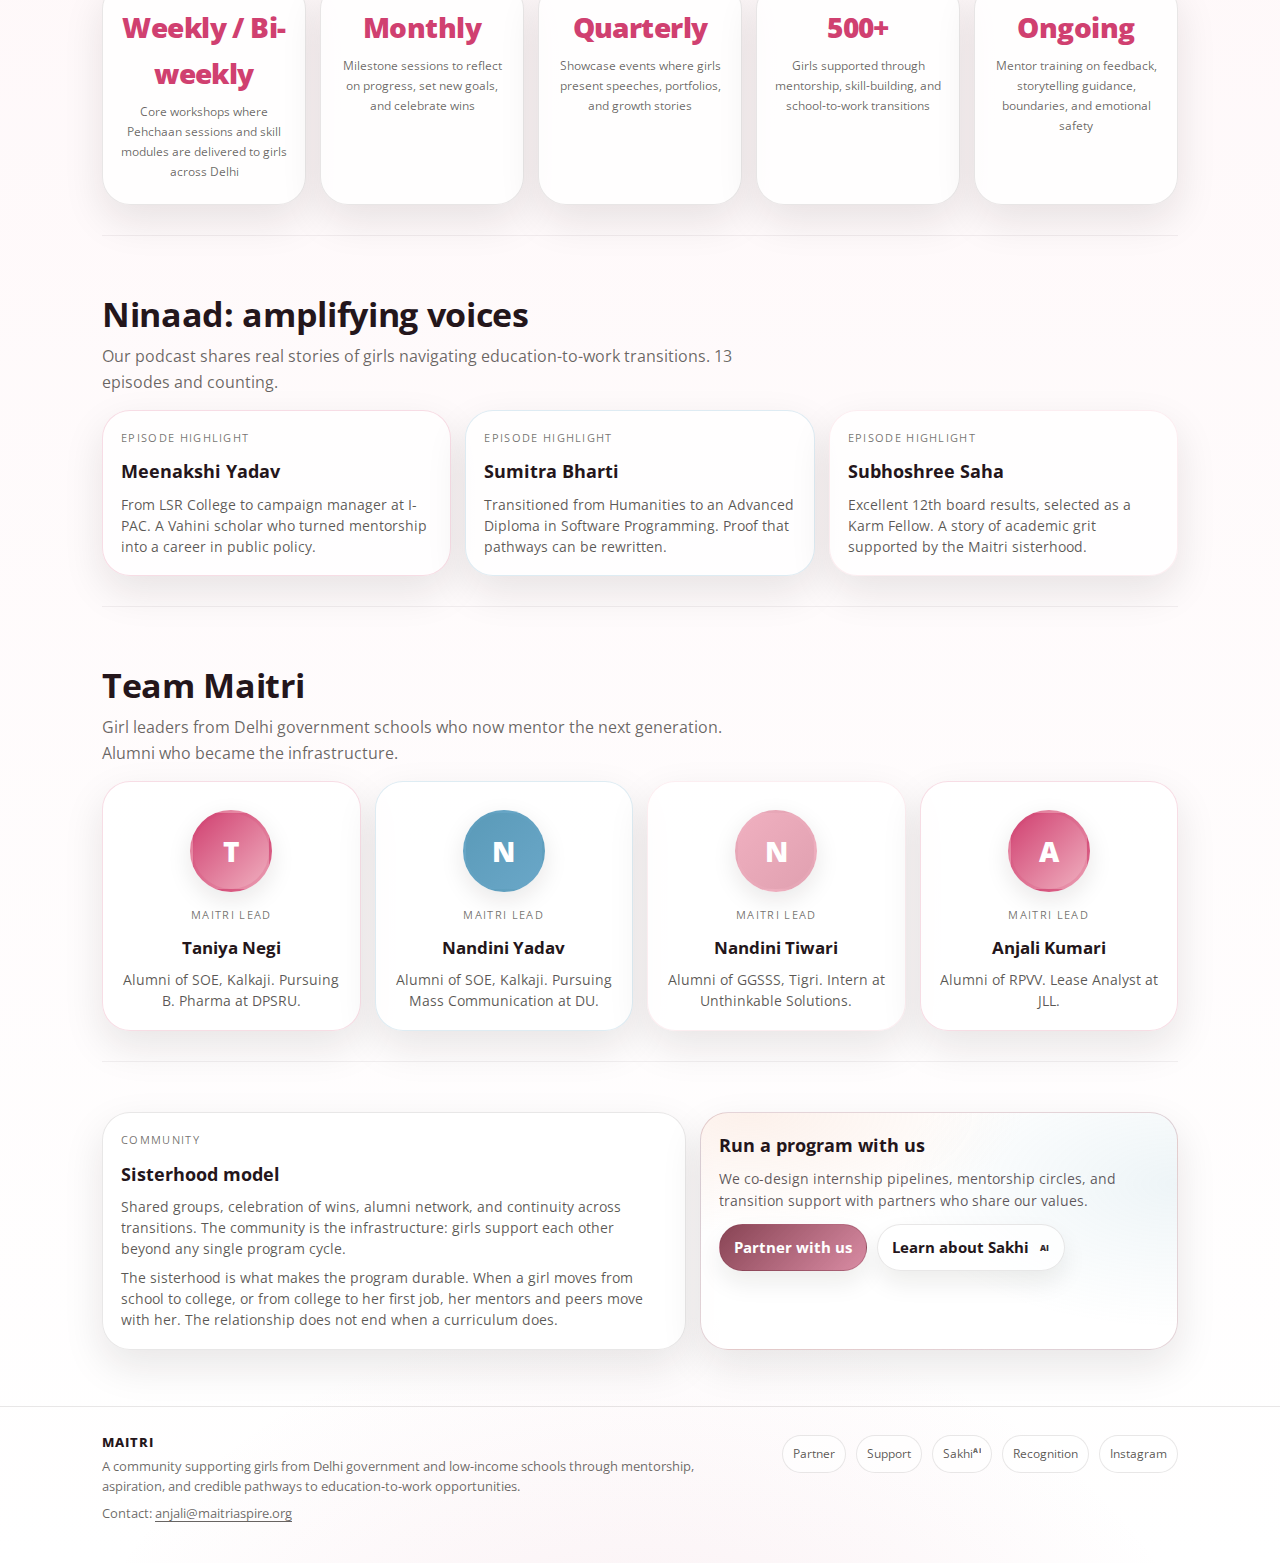
<file: programs.html>
<!doctype html>
<html lang="en">
  <head>
    <meta charset="utf-8" />
    <meta name="viewport" content="width=device-width, initial-scale=1" />
    <title>Programs | Maitri</title>
    <meta name="description" content="Maitri programs: Pehchaan, layered mentorship, skill modules, and community model supporting school-to-work transitions." />
    <link rel="stylesheet" href="assets/css/site.css?v=2026-02-15" />
    <link rel="icon" type="image/png" href="assets/img/maitrilogo.png" />
    <meta property="og:type" content="website" />
    <meta property="og:title" content="Programs | Maitri" />
    <meta property="og:description" content="Maitri programs: Pehchaan, layered mentorship, skill modules, and community model supporting school-to-work transitions." />
    <meta property="og:image" content="https://maitriaspire.org/assets/img/hero-focus.jpg" />
    <meta property="og:url" content="https://maitriaspire.org/programs.html" />
  </head>
  <body>
    <header class="topbar">
  <div class="topbar-inner wrap">
    <a class="brand" href="index.html">
      <img class="mark" src="assets/img/maitrilogo.png" alt="Maitri" />
      <div>
        <div class="brand-title">Maitri</div>
        <div class="brand-sub">Stronger Together</div>
      </div>
    </a>
    <button class="hamb" type="button" data-hamb aria-label="Menu" aria-expanded="false">
      <span></span><span></span><span></span>
    </button>
    <nav aria-label="Primary">
      <a data-nav href="programs.html">Programs</a>
      <a data-nav href="impact.html">Impact</a>
      <a data-nav href="sakhi.html">Sakhi<sup class="ai-sup">AI</sup></a>
      <a data-nav href="partners.html">Partners</a>
      <a data-nav href="recognition.html">Recognition</a>
      <a data-nav href="contact.html">Contact</a>
    </nav>
    <div class="nav-cta">
      <a class="btn ghost" href="donate.html">Support</a>
      <a class="btn primary" href="partners.html#collaborate">Partner with us</a>
    </div>
  </div>
</header>

    <main>
      <section class="hero-band hero-band--blue">
        <div class="wrap">
          <div class="kicker reveal">Program architecture</div>
          <h1 class="h1 reveal">How Maitri works</h1>
          <p class="lead reveal">A long-term mentorship and aspiration ecosystem that builds identity, voice, and credible pathways from school to work.</p>
        </div>
      </section>

      <div class="wrap">

      <!-- A girl's journey -->
      <section class="section">
        <div class="section-head">
          <div>
            <h2 class="h2 reveal">A girl's journey through Maitri</h2>
            <div class="sub reveal">From first session to first job, each step builds on the last. Weekly and bi-weekly workshops, monthly milestone sessions, and quarterly showcase events mark the way forward.</div>
          </div>
        </div>
        <div class="steps reveal">
          <div class="step">
            <h3>Pehchaan</h3>
            <p>Identity-first sessions on communication, self-awareness, and articulation. Before a girl builds competence, she builds confidence: learning to name who she is, what she wants, and how to say it clearly in her own voice.</p>
          </div>
          <div class="step">
            <h3>Peer mentoring</h3>
            <p>A layered mentorship model where seniors guide juniors in small, relationship-oriented groups. Trained mentors provide accountability, emotional safety, and continuity through school, college, and early work transitions.</p>
          </div>
          <div class="step">
            <h3>Skill building</h3>
            <p>Practical modules on interview preparation, resume building, professional etiquette, goal-setting, critical thinking, and storytelling for impact. Future tracks include financial literacy, digital literacy, and leadership labs.</p>
          </div>
          <div class="step">
            <h3>Pathways</h3>
            <p>Scholarships, internships, exposure visits, public speaking showcases, and first job placements through partner organizations. Each pathway is mapped to the skills and confidence built in earlier steps.</p>
          </div>
        </div>
      </section>

      <!-- Pehchaan deep-dive -->
      <section class="section">
        <div class="section-head">
          <div>
            <h2 class="h2 reveal">Pehchaan</h2>
            <div class="sub reveal">Structured sessions on identity, voice, and self-articulation. Girls learn to name what they want before being asked to pursue it.</div>
          </div>
        </div>
        <div class="card card--accent reveal">
          <div class="cap">Core program</div>
          <h3>Session themes</h3>
          <p>Each Pehchaan cycle moves through carefully sequenced themes that take a girl from self-reflection to professional self-presentation.</p>
          <div class="chiprow">
            <span class="chip"><span class="sig"></span>Who I Am</span>
            <span class="chip"><span class="sig"></span>A Moment That Shaped Me</span>
            <span class="chip"><span class="sig"></span>My Biggest Fear</span>
            <span class="chip"><span class="sig"></span>A Dream I Haven't Told Anyone</span>
            <span class="chip"><span class="sig"></span>What Success Means to Me</span>
            <span class="chip"><span class="sig"></span>Telling My Story Professionally</span>
          </div>
        </div>

        <div class="split" style="margin-top:14px">
          <div class="card reveal">
            <div class="cap">Structure</div>
            <h3>Three-part session format</h3>
            <p>Every Pehchaan session follows a consistent three-part structure designed to move girls from listening to doing within a single workshop.</p>
            <div class="steps reveal" style="margin-top:14px">
              <div class="step">
                <h3>Intensive teaching</h3>
                <p>A focused segment introducing the session theme, core concepts, and real-world examples that ground abstract ideas in lived experience.</p>
              </div>
              <div class="step">
                <h3>Structured activity</h3>
                <p>Guided exercises, pair work, and small-group discussions that let each girl practice articulating her thoughts in a safe, supportive setting.</p>
              </div>
              <div class="step">
                <h3>Speech writing &amp; presentation</h3>
                <p>Girls draft, rehearse, and deliver short speeches to their peers, building the muscle of public expression one session at a time.</p>
              </div>
            </div>
          </div>
          <div class="card card--accent reveal">
            <div class="cap">Outcomes</div>
            <h3>By the end of Pehchaan, each girl can</h3>
            <p>Deliver a structured 3&ndash;5 minute speech on a personal or professional topic with clarity and composure.</p>
            <p style="margin-top:8px">Articulate her goals clearly &mdash; to mentors, teachers, interviewers, and herself.</p>
            <p style="margin-top:8px">Introduce herself confidently in any setting, from a classroom to a boardroom.</p>
            <p style="margin-top:8px">Present herself in interviews with preparation, poise, and an authentic sense of self.</p>
          </div>
        </div>
      </section>

      <!-- Mentorship deep-dive -->
      <section class="section">
        <div class="section-head">
          <div>
            <h2 class="h2 reveal">Mentorship model</h2>
            <div class="sub reveal">A four-level community structure where every mentor is trained and every relationship is long-term, small-group based, and accountability-driven. Not lecture-based. Not charity-based.</div>
          </div>
        </div>
        <div class="steps reveal">
          <div class="step">
            <h3>Level 1 &mdash; Core Girls</h3>
            <p>Participants at the heart of the program. They attend Pehchaan sessions, engage in skill modules, and are paired with peer mentors who walk alongside them through school, college, and early career transitions.</p>
          </div>
          <div class="step">
            <h3>Level 2 &mdash; Peer Mentors</h3>
            <p>Senior girls who have completed at least one full Pehchaan cycle. They lead small groups, provide day-to-day accountability, and model the confidence they once built as core participants.</p>
          </div>
          <div class="step">
            <h3>Level 3 &mdash; Senior Mentors</h3>
            <p>Experienced mentors who train and support peer mentors. They facilitate mentor training on feedback techniques, structured storytelling guidance, maintaining boundaries, and ensuring emotional safety.</p>
          </div>
          <div class="step">
            <h3>Level 4 &mdash; Founding &amp; Leadership Team</h3>
            <p>The leadership layer that designs curriculum, manages partnerships, sets program standards, and ensures the mentorship culture stays relationship-oriented and rooted in the community it serves.</p>
          </div>
        </div>
        <div class="chiprow reveal" style="margin-top:14px">
          <span class="chip"><b>Small-group based</b></span>
          <span class="chip"><b>Long-term</b></span>
          <span class="chip"><b>Relationship-oriented</b></span>
          <span class="chip"><b>Accountability-driven</b></span>
        </div>
      </section>

      <!-- Skill modules -->
      <section class="section">
        <div class="section-head">
          <div>
            <h2 class="h2 reveal">Skill modules</h2>
            <div class="sub reveal">Practical, real-world modules aligned to the constraints and aspirations girls actually face, from preparing for a first interview to thinking critically about the future.</div>
          </div>
        </div>
        <div class="split">
          <div class="card card--accent-2 reveal">
            <div class="cap">Current modules</div>
            <h3>Active skill tracks</h3>
            <p>Modules running today across weekly and bi-weekly workshops.</p>
            <div class="chiprow">
              <span class="chip"><span class="sig" style="background:var(--accent-2);box-shadow:0 0 0 4px rgba(106,167,200,.14)"></span>Interview preparation</span>
              <span class="chip"><span class="sig" style="background:var(--accent-2);box-shadow:0 0 0 4px rgba(106,167,200,.14)"></span>Resume building</span>
              <span class="chip"><span class="sig" style="background:var(--accent-2);box-shadow:0 0 0 4px rgba(106,167,200,.14)"></span>Professional etiquette</span>
              <span class="chip"><span class="sig" style="background:var(--accent-2);box-shadow:0 0 0 4px rgba(106,167,200,.14)"></span>Goal-setting</span>
              <span class="chip"><span class="sig" style="background:var(--accent-2);box-shadow:0 0 0 4px rgba(106,167,200,.14)"></span>Critical thinking</span>
              <span class="chip"><span class="sig" style="background:var(--accent-2);box-shadow:0 0 0 4px rgba(106,167,200,.14)"></span>Storytelling for impact</span>
            </div>
          </div>
          <div class="card card--accent-3 reveal">
            <div class="cap">Coming soon</div>
            <h3>Future skill tracks</h3>
            <p>Modules in design or pilot, expanding the range of competencies girls can build.</p>
            <div class="chiprow">
              <span class="chip"><span class="sig" style="background:var(--accent-3);box-shadow:0 0 0 4px rgba(240,176,192,.14)"></span>Financial literacy</span>
              <span class="chip"><span class="sig" style="background:var(--accent-3);box-shadow:0 0 0 4px rgba(240,176,192,.14)"></span>Digital literacy</span>
              <span class="chip"><span class="sig" style="background:var(--accent-3);box-shadow:0 0 0 4px rgba(240,176,192,.14)"></span>Public speaking competitions</span>
              <span class="chip"><span class="sig" style="background:var(--accent-3);box-shadow:0 0 0 4px rgba(240,176,192,.14)"></span>Leadership labs</span>
            </div>
          </div>
        </div>
      </section>

      <!-- Operational rhythm -->
      <section class="section">
        <div class="section-head">
          <div>
            <h2 class="h2 reveal">Operational rhythm</h2>
            <div class="sub reveal">A consistent cadence that keeps momentum without burning out participants or mentors.</div>
          </div>
        </div>
        <div class="statrow--standalone reveal">
          <div class="stat">
            <div class="n">Weekly / Bi-weekly</div>
            <div class="t">Core workshops where Pehchaan sessions and skill modules are delivered to girls across Delhi</div>
          </div>
          <div class="stat">
            <div class="n">Monthly</div>
            <div class="t">Milestone sessions to reflect on progress, set new goals, and celebrate wins</div>
          </div>
          <div class="stat">
            <div class="n">Quarterly</div>
            <div class="t">Showcase events where girls present speeches, portfolios, and growth stories</div>
          </div>
          <div class="stat">
            <div class="n">500+</div>
            <div class="t">Girls supported through mentorship, skill-building, and school-to-work transitions</div>
          </div>
          <div class="stat">
            <div class="n">Ongoing</div>
            <div class="t">Mentor training on feedback, storytelling guidance, boundaries, and emotional safety</div>
          </div>
        </div>
      </section>

      <section class="section">
        <div class="section-head">
          <div>
            <h2 class="h2 reveal">Ninaad: amplifying voices</h2>
            <div class="sub reveal">Our podcast shares real stories of girls navigating education-to-work transitions. 13 episodes and counting.</div>
          </div>
        </div>
        <div class="grid3">
          <div class="card card--accent reveal">
            <div class="cap">Episode highlight</div>
            <h3>Meenakshi Yadav</h3>
            <p>From LSR College to campaign manager at I-PAC. A Vahini scholar who turned mentorship into a career in public policy.</p>
          </div>
          <div class="card card--accent-2 reveal">
            <div class="cap">Episode highlight</div>
            <h3>Sumitra Bharti</h3>
            <p>Transitioned from Humanities to an Advanced Diploma in Software Programming. Proof that pathways can be rewritten.</p>
          </div>
          <div class="card card--accent-3 reveal">
            <div class="cap">Episode highlight</div>
            <h3>Subhoshree Saha</h3>
            <p>Excellent 12th board results, selected as a Karm Fellow. A story of academic grit supported by the Maitri sisterhood.</p>
          </div>
        </div>
      </section>

      <!-- Team Maitri -->
      <section class="section">
        <div class="section-head">
          <div>
            <h2 class="h2 reveal">Team Maitri</h2>
            <div class="sub reveal">Girl leaders from Delhi government schools who now mentor the next generation. Alumni who became the infrastructure.</div>
          </div>
        </div>
        <div class="grid4">
          <div class="card card--photo card--accent reveal">
            <!-- Replace avatar with: <img src="assets/img/team/taniya.jpg" alt="Taniya Negi" /> -->
            <div class="avatar" data-initial="T"></div>
            <div class="cap">Maitri lead</div>
            <h3>Taniya Negi</h3>
            <p>Alumni of SOE, Kalkaji. Pursuing B.&nbsp;Pharma at DPSRU.</p>
          </div>
          <div class="card card--photo card--accent-2 reveal">
            <div class="avatar" data-initial="N"></div>
            <div class="cap">Maitri lead</div>
            <h3>Nandini Yadav</h3>
            <p>Alumni of SOE, Kalkaji. Pursuing Mass Communication at DU.</p>
          </div>
          <div class="card card--photo card--accent-3 reveal">
            <div class="avatar" data-initial="N"></div>
            <div class="cap">Maitri lead</div>
            <h3>Nandini Tiwari</h3>
            <p>Alumni of GGSSS, Tigri. Intern at Unthinkable Solutions.</p>
          </div>
          <div class="card card--photo card--accent reveal">
            <div class="avatar" data-initial="A"></div>
            <div class="cap">Maitri lead</div>
            <h3>Anjali Kumari</h3>
            <p>Alumni of RPVV. Lease Analyst at JLL.</p>
          </div>
        </div>
      </section>

      <!-- Sisterhood + CTA -->
      <section class="section">
        <div class="split">
          <div class="card reveal">
            <div class="cap">Community</div>
            <h3>Sisterhood model</h3>
            <p>Shared groups, celebration of wins, alumni network, and continuity across transitions. The community is the infrastructure: girls support each other beyond any single program cycle.</p>
            <p style="margin-top:8px">The sisterhood is what makes the program durable. When a girl moves from school to college, or from college to her first job, her mentors and peers move with her. The relationship does not end when a curriculum does.</p>
          </div>
          <div class="callout reveal">
            <h3>Run a program with us</h3>
            <p>We co-design internship pipelines, mentorship circles, and transition support with partners who share our values.</p>
            <div class="cta">
              <a class="btn primary" href="partners.html#collaborate">Partner with us</a>
              <a class="btn" href="sakhi.html">Learn about Sakhi<sup class="ai-sup">AI</sup></a>
            </div>
          </div>
        </div>
      </section>

      </div>
    </main>

    <footer>
      <div class="wrap footgrid">
        <div>
          <div class="brand-title">Maitri</div>
          <p>
            A community supporting girls from Delhi government and low-income schools through mentorship, aspiration,
            and credible pathways to education-to-work opportunities.
          </p>
          <p>Contact: <a class="under" href="mailto:anjali@maitriaspire.org">anjali@maitriaspire.org</a></p>
        </div>
        <div class="footlinks">
          <a class="pill" href="partners.html">Partner</a>
          <a class="pill" href="donate.html">Support</a>
          <a class="pill" href="sakhi.html">Sakhi<sup class="ai-sup">AI</sup></a>
          <a class="pill" href="recognition.html">Recognition</a>
          <a class="pill" href="https://www.instagram.com/maitri_aspiring_together/" target="_blank" rel="noreferrer">Instagram</a>
        </div>
      </div>
    </footer>
    <script src="assets/js/site.js?v=2026-02-15"></script>
  </body>
</html>
</file>
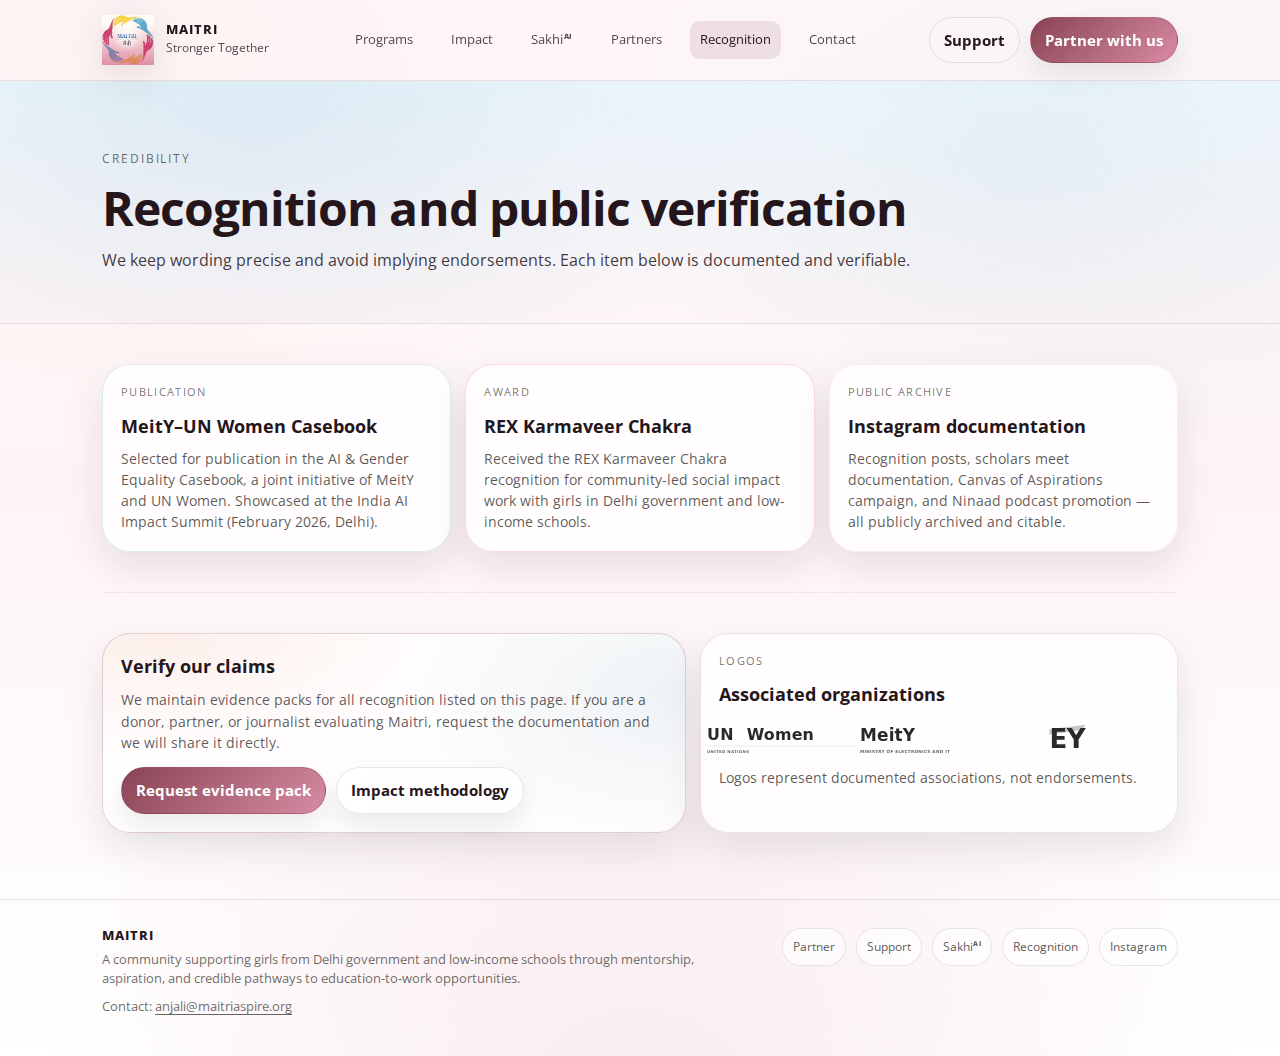
<file: recognition.html>
<!doctype html>
<html lang="en">
  <head>
    <meta charset="utf-8" />
    <meta name="viewport" content="width=device-width, initial-scale=1" />
    <title>Recognition | Maitri</title>
    <meta name="description" content="Public signals of credibility: recognition, publications, and evidence-backed milestones for Maitri." />
    <link rel="stylesheet" href="assets/css/site.css?v=2026-02-15" />
    <link rel="icon" type="image/png" href="assets/img/maitrilogo.png" />
    <meta property="og:type" content="website" />
    <meta property="og:title" content="Recognition | Maitri" />
    <meta property="og:description" content="Public signals of credibility: recognition, publications, and evidence-backed milestones for Maitri." />
    <meta property="og:image" content="https://maitriaspire.org/assets/img/hero-focus.jpg" />
    <meta property="og:url" content="https://maitriaspire.org/recognition.html" />
  </head>
  <body>
    <header class="topbar">
  <div class="topbar-inner wrap">
    <a class="brand" href="index.html">
      <img class="mark" src="assets/img/maitrilogo.png" alt="Maitri" />
      <div>
        <div class="brand-title">Maitri</div>
        <div class="brand-sub">Stronger Together</div>
      </div>
    </a>
    <button class="hamb" type="button" data-hamb aria-label="Menu" aria-expanded="false">
      <span></span><span></span><span></span>
    </button>
    <nav aria-label="Primary">
      <a data-nav href="programs.html">Programs</a>
      <a data-nav href="impact.html">Impact</a>
      <a data-nav href="sakhi.html">Sakhi<sup class="ai-sup">AI</sup></a>
      <a data-nav href="partners.html">Partners</a>
      <a data-nav href="recognition.html">Recognition</a>
      <a data-nav href="contact.html">Contact</a>
    </nav>
    <div class="nav-cta">
      <a class="btn ghost" href="donate.html">Support</a>
      <a class="btn primary" href="partners.html#collaborate">Partner with us</a>
    </div>
  </div>
</header>

    <main>
      <section class="hero-band hero-band--blue">
        <div class="wrap">
          <div class="kicker reveal">Credibility</div>
          <h1 class="h1 reveal">Recognition and public verification</h1>
          <p class="lead reveal">We keep wording precise and avoid implying endorsements. Each item below is documented and verifiable.</p>
        </div>
      </section>

      <div class="wrap">
      <section class="section">
        <div class="grid3">
          <div class="card card--accent-2 reveal">
            <div class="cap">Publication</div>
            <h3>MeitY&ndash;UN Women Casebook</h3>
            <p>Selected for publication in the AI &amp; Gender Equality Casebook, a joint initiative of MeitY and UN Women. Showcased at the India AI Impact Summit (February 2026, Delhi).</p>
          </div>
          <div class="card card--accent reveal">
            <div class="cap">Award</div>
            <h3>REX Karmaveer Chakra</h3>
            <p>Received the REX Karmaveer Chakra recognition for community-led social impact work with girls in Delhi government and low-income schools.</p>
          </div>
          <div class="card card--accent-3 reveal">
            <div class="cap">Public archive</div>
            <h3>Instagram documentation</h3>
            <p>Recognition posts, scholars meet documentation, Canvas of Aspirations campaign, and Ninaad podcast promotion &mdash; all publicly archived and citable.</p>
          </div>
        </div>
      </section>

      <section class="section">
        <div class="split">
          <div class="callout reveal">
            <h3>Verify our claims</h3>
            <p>We maintain evidence packs for all recognition listed on this page. If you are a donor, partner, or journalist evaluating Maitri, request the documentation and we will share it directly.</p>
            <div class="cta">
              <a class="btn primary" href="mailto:anjali@maitriaspire.org?subject=Maitri%20Recognition%20Evidence">Request evidence pack</a>
              <a class="btn" href="impact.html">Impact methodology</a>
            </div>
          </div>
          <div class="card reveal">
            <div class="cap">Logos</div>
            <h3>Associated organizations</h3>
            <div class="logo-wall" style="justify-content: start; margin-top: 12px;">
              <img class="logo" src="assets/img/logos/un-women-wordmark.svg" alt="UN Women" loading="lazy" />
              <img class="logo" src="assets/img/logos/meity-wordmark.svg" alt="MeitY" loading="lazy" />
              <img class="logo" src="assets/img/logos/ey-wordmark.svg" alt="EY" loading="lazy" />
            </div>
            <p style="margin-top: 12px;">Logos represent documented associations, not endorsements.</p>
          </div>
        </div>
      </section>
      </div>
    </main>

    <footer>
      <div class="wrap footgrid">
        <div>
          <div class="brand-title">Maitri</div>
          <p>
            A community supporting girls from Delhi government and low-income schools through mentorship, aspiration,
            and credible pathways to education-to-work opportunities.
          </p>
          <p>Contact: <a class="under" href="mailto:anjali@maitriaspire.org">anjali@maitriaspire.org</a></p>
        </div>
        <div class="footlinks">
          <a class="pill" href="partners.html">Partner</a>
          <a class="pill" href="donate.html">Support</a>
          <a class="pill" href="sakhi.html">Sakhi<sup class="ai-sup">AI</sup></a>
          <a class="pill" href="recognition.html">Recognition</a>
          <a class="pill" href="https://www.instagram.com/maitri_aspiring_together/" target="_blank" rel="noreferrer">Instagram</a>
        </div>
      </div>
    </footer>
    <script src="assets/js/site.js?v=2026-02-15"></script>
  </body>
</html>
</file>
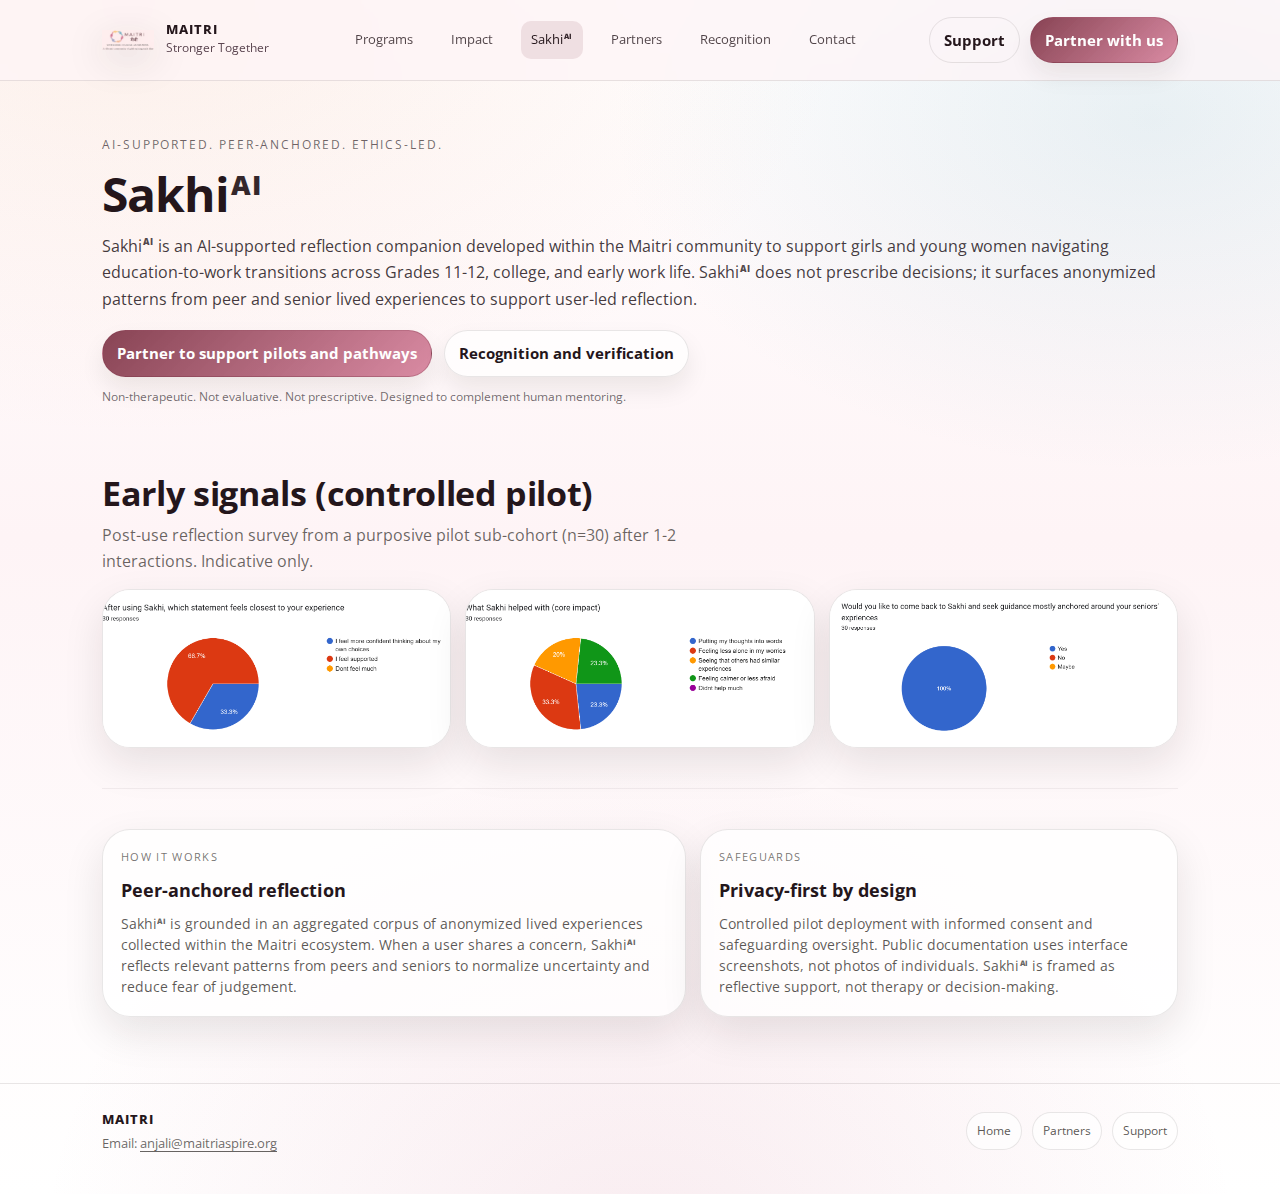
<file: sakhi.html>
﻿<!doctype html>
<html lang="en">
  <head>
    <meta charset="utf-8" />
    <meta name="viewport" content="width=device-width, initial-scale=1" />
    <title>SakhiAI | Maitri</title>
    <meta name="description" content="SakhiAI is an AI-supported, peer-anchored reflection companion developed within Maitri. Controlled pilot, privacy-first, non-therapeutic, non-prescriptive." />
    <link rel="stylesheet" href="assets/css/site.css?v=2026-02-14" />
  </head>
  <body>
    <header class="topbar">
  <div class="topbar-inner wrap">
    <a class="brand" href="index.html">
      <img class="mark" src="assets/img/maitri-mark-crop.png" alt="Maitri" />
      <div>
        <div class="brand-title">Maitri</div>
        <div class="brand-sub">Stronger Together</div>
      </div>
    </a>
    <button class="hamb" type="button" data-hamb aria-label="Menu" aria-expanded="false">
      <span></span><span></span><span></span>
    </button>
    <nav aria-label="Primary">
      <a data-nav href="programs.html">Programs</a>
      <a data-nav href="impact.html">Impact</a>
      <a data-nav href="sakhi.html">Sakhi<sup class="ai-sup">AI</sup></a>
      <a data-nav href="partners.html">Partners</a>
      <a data-nav href="recognition.html">Recognition</a>
      <a data-nav href="contact.html">Contact</a>
    </nav>
    <div class="nav-cta">
      <a class="btn ghost" href="donate.html">Support</a>
      <a class="btn primary" href="partners.html#collaborate">Partner with us</a>
    </div>
  </div>
</header>

    <main class="wrap">
      <section class="hero">
        <div class="kicker reveal">AI-supported. Peer-anchored. Ethics-led.</div>
        <h1 class="h1 reveal">Sakhi<sup class="ai-sup">AI</sup></h1>
        <p class="lead reveal">
          Sakhi<sup class="ai-sup">AI</sup> is an AI-supported reflection companion developed within the Maitri community to support girls and young women
          navigating education-to-work transitions across Grades 11-12, college, and early work life.
          Sakhi<sup class="ai-sup">AI</sup> does not prescribe decisions; it surfaces anonymized patterns from peer and senior lived experiences to support user-led reflection.
        </p>
        <div class="hero-actions reveal">
          <a class="btn primary" href="partners.html#collaborate">Partner to support pilots and pathways</a>
          <a class="btn" href="recognition.html">Recognition and verification</a>
        </div>
        <div class="micro reveal">Non-therapeutic. Not evaluative. Not prescriptive. Designed to complement human mentoring.</div>
      </section>

      <section class="section">
        <div class="section-head">
          <div>
            <h2 class="h2 reveal">Early signals (controlled pilot)</h2>
            <div class="sub reveal">Post-use reflection survey from a purposive pilot sub-cohort (n=30) after 1-2 interactions. Indicative only.</div>
          </div>
        </div>
        <div class="grid3">
          <div class="imgcard reveal"><img src="assets/img/sakhi/chart-1.png" alt="Survey chart: After using SakhiAI, 66.7% felt supported; 33.3% felt more confident thinking about their own choices (n=30)." /></div>
          <div class="imgcard reveal"><img src="assets/img/sakhi/chart-2.png" alt="Survey chart: What SakhiAI helped with (n=30). Feeling less alone 33.3%, putting thoughts into words 23.3%, feeling calmer 23.3%, seeing similar experiences 20%." /></div>
          <div class="imgcard reveal"><img src="assets/img/sakhi/chart-3.png" alt="Survey chart: Would you come back to SakhiAI for guidance anchored around seniors' experiences? Yes 100% (n=30)." /></div>
        </div>
      </section>

      <section class="section">
        <div class="split">
          <div class="card reveal">
            <div class="cap">How it works</div>
            <h3>Peer-anchored reflection</h3>
            <p>
              Sakhi<sup class="ai-sup">AI</sup> is grounded in an aggregated corpus of anonymized lived experiences collected within the Maitri ecosystem.
              When a user shares a concern, Sakhi<sup class="ai-sup">AI</sup> reflects relevant patterns from peers and seniors to normalize uncertainty and reduce fear of judgement.
            </p>
          </div>
          <div class="card reveal">
            <div class="cap">Safeguards</div>
            <h3>Privacy-first by design</h3>
            <p>
              Controlled pilot deployment with informed consent and safeguarding oversight. Public documentation uses interface screenshots, not photos of individuals.
              Sakhi<sup class="ai-sup">AI</sup> is framed as reflective support, not therapy or decision-making.
            </p>
          </div>
        </div>
      </section>
    </main>

    <footer>
  <div class="wrap footgrid">
    <div>
      <div class="brand-title">Maitri</div>
      <p>Email: <a class="under" href="mailto:anjali@maitriaspire.org">anjali@maitriaspire.org</a></p>
    </div>
    <div class="footlinks">
      <a class="pill" href="index.html">Home</a>
      <a class="pill" href="partners.html">Partners</a>
      <a class="pill" href="donate.html">Support</a>
    </div>
  </div>
</footer>
<script src="assets/js/site.js?v=2026-02-14"></script>
  </body>
</html>
</file>
<file: assets/css/site.css>
﻿@import url("https://fonts.googleapis.com/css2?family=Open+Sans:wght@400;500;600;700&display=swap");

:root{
  /* Maitri palette (derived from the brand artwork found in Sakhi logo file) */
  --bg: #fef4f6;
  --ink: #24161b;
  --muted: #5b4550;
  --card: #ffffff;
  --line: rgba(26,22,18,.10);

  --accent: #D04070;   /* magenta */
  --accent-2: #6AA7C8; /* blue */
  --accent-3: #F0B0C0; /* blush */
  --accent-4: #E0A0B0; /* rose */

  --shadow: 0 24px 60px rgba(26,22,18,.12);
  --shadow-soft: 0 16px 40px rgba(26,22,18,.10);

  --radius: 18px;
  --radius-lg: 28px;

  --max: 1120px;
  --pad: 22px;
}

*{ box-sizing: border-box; }
html{ scroll-behavior: smooth; }
body{
  margin: 0;
  color: var(--ink);
  background:
    radial-gradient(1200px 720px at 10% 0%, rgba(242,185,155,.20), transparent 60%),
    radial-gradient(980px 640px at 90% 10%, rgba(132,182,200,.18), transparent 55%),
    radial-gradient(1000px 820px at 50% 105%, rgba(211,121,149,.14), transparent 60%),
    linear-gradient(180deg, #ffffff 0%, var(--bg) 45%, #ffffff 100%);
  font-family: "Open Sans", sans-serif;
  font-size: 16px;
  font-weight: 400;
  line-height: 1.66;
}

a{ color: inherit; text-decoration: none; }
a.under{ text-decoration: underline; text-decoration-thickness: 1px; text-underline-offset: 3px; }

/* Brand styling: SakhiAI (AI as superscript). */
sup.ai-sup{
  font-size: .56em;
  letter-spacing: .06em;
  vertical-align: super;
  margin-left: .06em;
  font-weight: 800;
  opacity: .92;
}

.wrap{
  max-width: var(--max);
  margin: 0 auto;
  padding: 0 var(--pad);
}

/* Header */
.topbar{
  position: sticky;
  top: 0;
  z-index: 30;
  backdrop-filter: blur(10px);
  background: rgba(254,244,246,.72);
  border-bottom: 1px solid var(--line);
}
.topbar-inner{
  display: flex;
  align-items: center;
  justify-content: space-between;
  gap: 14px;
  padding: 14px var(--pad);
}
.brand{
  display: flex;
  align-items: center;
  gap: 12px;
  min-width: 180px;
}
.mark{
  width: 52px;
  height: 52px;
  display: block;
  object-fit: contain;
  border-radius: 0;
  background: transparent;
  box-shadow: none;
  filter: drop-shadow(0 10px 18px rgba(26,22,18,.12));
}
.brand-title{
  font-family: "Open Sans", sans-serif;
  letter-spacing: .08em;
  text-transform: uppercase;
  font-weight: 750;
  font-size: 13px;
  line-height: 1.1;
}
.brand-sub{
  font-family: "Open Sans", sans-serif;
  color: var(--muted);
  font-size: 12px;
  margin-top: 2px;
}

nav{
  display: flex;
  align-items: center;
  gap: 18px;
}
nav a{
  font-family: "Open Sans", sans-serif;
  font-size: 13px;
  color: rgba(36,22,27,.80);
  padding: 8px 10px;
  border-radius: 10px;
}
nav a:hover{ background: rgba(36,22,27,.06); }
nav a.active{ color: var(--ink); background: rgba(131,60,77,.12); }

.nav-cta{
  display: flex;
  align-items: center;
  gap: 10px;
}

.btn{
  display: inline-flex;
  align-items: center;
  justify-content: center;
  gap: 10px;
  font-family: "Open Sans", sans-serif;
  font-weight: 700;
  font-size: 15px;
  border-radius: 999px;
  padding: 10px 14px;
  border: 1px solid var(--line);
  background: rgba(255,255,255,.7);
  box-shadow: 0 12px 24px rgba(26,22,18,.08);
}
.btn:hover{ transform: translateY(-1px); box-shadow: var(--shadow-soft); }
.btn:active{ transform: translateY(0); }
.btn.primary{
  border-color: rgba(131,60,77,.32);
  background: linear-gradient(135deg, rgba(131,60,77,.96), rgba(211,121,149,.86));
  color: #fff;
}
.btn.secondary{
  border-color: rgba(132,182,200,.44);
  background: linear-gradient(135deg, rgba(242,185,155,.92), rgba(132,182,200,.78));
  color: #1b2024;
}
.btn-outline{
  border-color: rgba(36,22,27,.35);
  background: transparent;
  color: var(--ink);
}
.btn-outline:hover{
  border-color: rgba(36,22,27,.6);
  background: rgba(36,22,27,.08);
}
.btn.ghost{
  background: transparent;
  box-shadow: none;
}

.hamb{
  display: none;
  background: transparent;
  border: 1px solid var(--line);
  border-radius: 12px;
  padding: 10px 12px;
}
.hamb span{
  display: block;
  width: 18px;
  height: 2px;
  background: rgba(26,22,18,.78);
  margin: 4px 0;
  border-radius: 2px;
}

/* Hero */
.hero{
  padding: 54px 0 18px;
}

/* Nudge-style full-bleed hero with background image */
.hero-bleed{
  position: relative;
  margin-left: calc(50% - 50vw);
  margin-right: calc(50% - 50vw);
  padding: 118px 0 44px;
  border-bottom: 1px solid rgba(36,22,27,.08);
  overflow: hidden;
}
.hero-bleed::before{
  content:"";
  position:absolute;
  inset:0;
  background:
    radial-gradient(1100px 680px at 18% 12%, rgba(224,160,176,.28), transparent 60%),
    radial-gradient(900px 620px at 85% 18%, rgba(106,167,200,.22), transparent 62%),
    radial-gradient(820px 620px at 70% 88%, rgba(240,176,192,.20), transparent 62%),
    linear-gradient(180deg, rgba(254,244,246,.76) 0%, rgba(254,244,246,.30) 30%, rgba(36,22,27,.10) 100%),
    url("../img/hero/hero-mentoring.jpg");
  background-size: auto, auto, auto, auto, 100% auto;
  /* Push the photo slightly up so faces land in the hero band. */
  /* Bias right to feature a single strong subject (Nudge-style composition). */
  background-position: center, center, center, center, 50% 40%;
  filter: saturate(1.18) contrast(1.18) brightness(1.05);
  transform: scale(1);
  z-index: 0;
  pointer-events: none;
}
.hero-bleed::after{
  content:"";
  position:absolute;
  inset:0;
  background:
    /* Keep left edge readable while letting the photo show through. */
    linear-gradient(90deg, rgba(26,16,20,.28) 0%, rgba(26,16,20,.10) 58%, rgba(26,16,20,.02) 100%),
    radial-gradient(900px 520px at 18% 12%, rgba(208,64,112,.16), transparent 62%),
    linear-gradient(180deg, rgba(26,16,20,.24) 0%, rgba(26,16,20,.10) 58%, rgba(254,244,246,.04) 100%);
  z-index: 1;
  pointer-events: none;
}
.hero-bleed .wrap{ position: relative; z-index: 2; }
.hero-onimg{ color: #fff; }
.hero-onimg .kicker{ color: rgba(255,255,255,.82); }
.hero-onimg .lead{ color: rgba(255,255,255,.88); }

.hero-panel{
  padding: 22px 22px;
  border-radius: var(--radius-lg);
  border: 1px solid rgba(255,255,255,.18);
  background: rgba(14,8,12,.18);
  backdrop-filter: blur(10px);
  box-shadow: 0 26px 70px rgba(0,0,0,.22);
}
.hero-panel .h1{
  font-size: clamp(32px, 4.8vw, 48px);
  line-height: 1.08;
}

.hl{
  display: inline;
}
.hl.em{
  font-style: italic;
}
.hero-onimg .btn{
  border-color: rgba(255,255,255,.18);
  background: rgba(255,255,255,.12);
  color: #fff;
  box-shadow: 0 18px 40px rgba(0,0,0,.20);
}
.hero-onimg .btn.primary{
  border-color: rgba(255,255,255,.22);
  background: linear-gradient(135deg, rgba(211,121,149,.92), rgba(131,60,77,.96));
}
.hero-onimg .btn.secondary{
  border-color: rgba(255,255,255,.20);
  background: linear-gradient(135deg, rgba(242,185,155,.92), rgba(132,182,200,.78));
  color: #1b2024;
}

.proof-card{
  background: rgba(20,12,16,.46);
  border: 1px solid rgba(255,255,255,.14);
  border-radius: var(--radius-lg);
  box-shadow: 0 26px 70px rgba(0,0,0,.22);
  overflow: hidden;
}
.proof-card-inner{
  padding: 18px;
  backdrop-filter: blur(10px);
}
.proof-card h3{
  margin: 0 0 10px;
  font-size: 18px;
  letter-spacing: -.01em;
}
.proof-list{ display: grid; gap: 10px; }
.proof-item{
  padding: 12px 12px;
  border-radius: 16px;
  border: 1px solid rgba(255,255,255,.14);
  background: rgba(36,22,27,.34);
}
.proof-item .t{
  font-family: "Open Sans", sans-serif;
  font-size: 11px;
  letter-spacing: .14em;
  text-transform: uppercase;
  color: rgba(255,255,255,.78);
}
.proof-item .d{
  font-family: "Open Sans", sans-serif;
  margin-top: 6px;
  font-size: 13.5px;
  line-height: 1.45;
  color: rgba(255,255,255,.90);
}
.thumbs{
  display: grid;
  grid-template-columns: 1fr 1fr;
  gap: 10px;
  margin-top: 12px;
}
.thumb{
  border-radius: 16px;
  overflow: hidden;
  border: 1px solid rgba(255,255,255,.16);
  background: rgba(36,22,27,.22);
}
.thumb img{
  width: 100%;
  height: 120px;
  object-fit: cover;
  display: block;
}

/* Credibility strip + logo wall */
.cred-strip{
  margin-top: 18px;
  border: 1px solid rgba(36,22,27,.10);
  border-radius: var(--radius-lg);
  background: linear-gradient(180deg, rgba(255,255,255,.86), rgba(255,255,255,.66));
  box-shadow: var(--shadow-soft);
  overflow: hidden;
}
.cred-inner{
  display: grid;
  grid-template-columns: 1.15fr .85fr;
  gap: 18px;
  padding: 18px 18px;
  align-items: center;
}
.logo-wall{
  display: grid;
  grid-template-columns: repeat(3, minmax(0, 1fr));
  gap: 14px 18px;
  align-items: center;
  justify-items: center;
}
.logo-wall .logo{
  height: 34px;
  max-width: 180px;
  width: auto;
  display: block;
  opacity: .92;
  filter: saturate(0);
  transition: opacity .2s, filter .2s;
}
.logo-wall .logo:hover{
  opacity: 1;
  filter: saturate(.15);
}
.cred-strip .cap{ margin-bottom: 6px; }
.cred-strip .h2{ margin: 6px 0 8px; font-size: clamp(22px, 2.2vw, 30px); }
.cred-strip .sub{ margin: 0 0 12px; }
.hero-grid{
  display: grid;
  grid-template-columns: 1.15fr .85fr;
  gap: 26px;
  align-items: stretch;
}
.hero-grid--solo{
  grid-template-columns: 1fr;
  /* Keep the hero panel left so the background photo remains a major visual. */
  max-width: 760px;
  margin: 0;
}
.mosaic{
  display: grid;
  grid-template-columns: 1.05fr .95fr;
  gap: 12px;
}
.mosaic-left{
  border-radius: var(--radius-lg);
  overflow: hidden;
  border: 1px solid var(--line);
  box-shadow: var(--shadow);
  background: rgba(255,255,255,.70);
  position: relative;
}
.mosaic-left img{
  width: 100%;
  height: 100%;
  max-height: 420px;
  object-fit: cover;
  display: block;
  filter: saturate(1.02) contrast(1.02);
}
.mosaic-left::after{
  content: "";
  position: absolute;
  inset: 0;
  background:
    radial-gradient(500px 260px at 20% 0%, rgba(242,185,155,.22), transparent 60%),
    radial-gradient(520px 300px at 100% 40%, rgba(132,182,200,.16), transparent 60%),
    linear-gradient(180deg, rgba(36,22,27,.08), transparent 45%, rgba(36,22,27,.12));
  pointer-events: none;
}
.mosaic-right{
  display: grid;
  grid-template-rows: 1fr 1fr;
  gap: 12px;
}
.tile{
  border-radius: var(--radius-lg);
  overflow: hidden;
  border: 1px solid var(--line);
  box-shadow: var(--shadow-soft);
  background: rgba(255,255,255,.72);
  position: relative;
}
.tile img{
  width: 100%;
  height: 100%;
  min-height: 170px;
  object-fit: cover;
  display: block;
}
.tile .label{
  position: absolute;
  left: 12px;
  bottom: 12px;
  right: 12px;
  font-family: "Open Sans", sans-serif;
  font-weight: 800;
  font-size: 12px;
  letter-spacing: .08em;
  text-transform: uppercase;
  padding: 10px 12px;
  border-radius: 14px;
  color: #fff;
  background: rgba(26,22,18,.72);
  backdrop-filter: blur(8px);
}
.chiprow{
  display: flex;
  flex-wrap: wrap;
  gap: 10px;
  margin-top: 14px;
}
.chip{
  display: inline-flex;
  align-items: center;
  gap: 10px;
  font-family: "Open Sans", sans-serif;
  font-size: 12px;
  color: rgba(26,22,18,.78);
  padding: 10px 12px;
  border-radius: 999px;
  border: 1px solid var(--line);
  background: rgba(255,255,255,.70);
}
.chip b{ font-weight: 850; }
.sig{
  width: 10px;
  height: 10px;
  border-radius: 50%;
  background: var(--accent);
  box-shadow: 0 0 0 4px rgba(131,60,77,.14);
}
.kicker{
  font-family: "Open Sans", sans-serif;
  text-transform: uppercase;
  letter-spacing: .16em;
  font-size: 12px;
  color: rgba(36,22,27,.66);
}
.h1{
  margin: 14px 0 12px;
  font-size: clamp(32px, 4.8vw, 48px);
  line-height: 1.04;
  letter-spacing: -.02em;
  font-weight: 700;
}
.lead{
  font-size: 16px;
  color: rgba(36,22,27,.86);
  margin: 14px 0 18px;
}
.hero-actions{
  display: flex;
  flex-wrap: wrap;
  gap: 12px;
  margin-top: 18px;
}
.micro{
  font-family: "Open Sans", sans-serif;
  color: rgba(36,22,27,.64);
  font-size: 12px;
  margin-top: 10px;
}

.hero-card{
  background: rgba(255,255,255,.72);
  border: 1px solid var(--line);
  border-radius: var(--radius-lg);
  box-shadow: var(--shadow);
  overflow: hidden;
  position: relative;
}
.hero-card::before{
  content: "";
  position: absolute;
  inset: -2px;
  background:
    radial-gradient(500px 200px at 20% 0%, rgba(242,185,155,.26), transparent 60%),
    radial-gradient(420px 260px at 100% 20%, rgba(132,182,200,.22), transparent 60%),
    radial-gradient(500px 300px at 40% 120%, rgba(211,121,149,.18), transparent 60%);
  pointer-events: none;
}
.hero-card-inner{
  position: relative;
  padding: 18px;
}
.statrow{
  display: grid;
  grid-template-columns: repeat(2, 1fr);
  gap: 10px;
}
.stat{
  background: rgba(255,255,255,.75);
  border: 1px solid var(--line);
  border-radius: var(--radius);
  padding: 14px 14px;
}
.stat .n{
  font-family: "Open Sans", sans-serif;
  font-weight: 850;
  font-size: 20px;
  letter-spacing: -.02em;
}
.stat .t{
  font-family: "Open Sans", sans-serif;
  color: rgba(26,22,18,.66);
  font-size: 12px;
  margin-top: 6px;
}
.tag{
  display: inline-flex;
  gap: 8px;
  align-items: center;
  margin-top: 12px;
  font-family: "Open Sans", sans-serif;
  font-size: 12px;
  color: rgba(26,22,18,.74);
  padding: 8px 10px;
  border-radius: 999px;
  border: 1px dashed rgba(26,22,18,.22);
  background: rgba(255,255,255,.60);
}
.dot{
  width: 9px;
  height: 9px;
  border-radius: 50%;
  background: var(--accent-2);
  box-shadow: 0 0 0 4px rgba(132,182,200,.14);
}

/* Sections */
.section{
  padding: 40px 0;
}
.section + .section{
  border-top: 1px solid rgba(36,22,27,.06);
}
.section--alt{
  margin-left: calc(-1 * var(--pad));
  margin-right: calc(-1 * var(--pad));
  padding-left: var(--pad);
  padding-right: var(--pad);
  background:
    radial-gradient(800px 400px at 30% 20%, rgba(242,185,155,.06), transparent 60%),
    radial-gradient(600px 400px at 80% 80%, rgba(132,182,200,.06), transparent 55%),
    rgba(254,244,246,.4);
  border-radius: var(--radius-lg);
}
.section-head{
  display: flex;
  align-items: end;
  justify-content: space-between;
  gap: 14px;
  margin-bottom: 14px;
}
.h2{
  margin: 0;
  font-size: clamp(30px, 3vw, 34px);
  letter-spacing: -.01em;
  font-weight: 700;
}
.sub{
  font-family: "Open Sans", sans-serif;
  color: rgba(26,22,18,.66);
  font-size: 16px;
  max-width: 70ch;
}
.grid3{
  display: grid;
  grid-template-columns: repeat(3, 1fr);
  gap: 14px;
}

/* (reserved) */
.card{
  background: rgba(255,255,255,.76);
  border: 1px solid var(--line);
  border-radius: var(--radius-lg);
  box-shadow: var(--shadow-soft);
  padding: 18px;
}
.card .cap{
  font-family: "Open Sans", sans-serif;
  letter-spacing: .12em;
  text-transform: uppercase;
  font-size: 11px;
  color: rgba(26,22,18,.62);
}
.card h3{
  margin: 10px 0 8px;
  font-size: 18px;
}

/* Homepage: "How Maitri works" Canva tiles */
.tilegrid{
  display: grid;
  grid-template-columns: repeat(3, minmax(0, 1fr));
  gap: 14px;
}
.tilegrid .tile{
  width: 100%;
  height: 100%;
  aspect-ratio: 1 / 1;
  object-fit: cover;
  border-radius: 18px;
  border: 1px solid rgba(36,22,27,.10);
  box-shadow: var(--shadow-soft);
  background: rgba(255,255,255,.6);
  transition: transform .25s ease, filter .25s ease;
}
.tilegrid .tile:hover{
  transform: translateY(-2px);
  filter: saturate(1.05) contrast(1.04);
}

/* Programs page: Pratham-like typography baseline. */
body.page-programs{
  font-family: "Open Sans", sans-serif;
  font-size: 14px;
  color: #666;
}
body.page-programs .h2,
body.page-programs h3,
body.page-programs .sub,
body.page-programs .card p,
body.page-programs .chip,
body.page-programs .btn,
body.page-programs nav a,
body.page-programs .brand-title,
body.page-programs .brand-sub{
  font-family: "Open Sans", sans-serif;
}
body.page-programs .h2{
  font-size: 20px;
  text-transform: uppercase;
  font-weight: 600;
  letter-spacing: .02em;
}
body.page-programs h3{
  font-size: 18px;
  font-weight: 600;
}
body.page-programs .sub,
body.page-programs .card p{
  font-size: 14px;
}

/* Main page typography tuned to Pratham-like scale
   (keep hero headline + hero sub-headline unchanged). */
body.page-home{
  font-family: "Open Sans", sans-serif;
  font-size: 16px;
  line-height: 1.66;
  color: #666;
}
body.page-home .h2,
body.page-home h3,
body.page-home .sub,
body.page-home .card p,
body.page-home .chip,
body.page-home .btn,
body.page-home nav a,
body.page-home .brand-title,
body.page-home .brand-sub,
body.page-home .kicker,
body.page-home .cap,
body.page-home p{
  font-family: "Open Sans", sans-serif;
}
body.page-home .h2{
  font-size: clamp(30px, 3vw, 34px);
  line-height: 1.35;
  font-weight: 700;
}
body.page-home h3{
  font-size: 20px;
  line-height: 1.4;
  font-weight: 600;
}
body.page-home .sub,
body.page-home .card p,
body.page-home p{
  font-size: 16px;
  line-height: 1.66;
  font-weight: 400;
}

/* Home: What is Maitri / Vision / Mission styling */
.maitri-identity .section-head{ margin-bottom: 12px; }
.identity-panel{
  border: 1px solid var(--line);
  border-radius: var(--radius-lg);
  padding: clamp(18px, 2.2vw, 28px);
  background:
    radial-gradient(1200px 260px at -5% -45%, rgba(208,112,149,.13), transparent 50%),
    radial-gradient(900px 220px at 105% 130%, rgba(132,182,200,.12), transparent 48%),
    linear-gradient(180deg, #fff, #fff8fb);
  box-shadow: var(--shadow-soft);
}
.identity-panel .identity-kicker{
  display: inline-block;
  font-size: 11px;
  letter-spacing: .16em;
  text-transform: uppercase;
  color: rgba(58,47,54,.72);
  padding: 6px 10px;
  border-radius: 999px;
  border: 1px solid rgba(138,108,124,.25);
  background: rgba(255,255,255,.8);
  margin-bottom: 10px;
}
.identity-panel p{
  margin: 0 0 14px;
  max-width: 980px;
  color: rgba(33,27,31,.86);
}
.vm-grid{
  margin-top: 14px;
  display: grid;
  grid-template-columns: repeat(2, minmax(0, 1fr));
  gap: 14px;
}
.vm-card{
  position: relative;
  border: 1px solid var(--line);
  border-radius: 16px;
  padding: 16px 16px 15px 18px;
  background: #fff;
  box-shadow: var(--shadow-soft);
}
.vm-card:before{
  content: "";
  position: absolute;
  left: 0;
  top: 14px;
  bottom: 14px;
  width: 4px;
  border-radius: 999px;
}
.vm-card--vision:before{ background: var(--accent); }
.vm-card--mission:before{ background: var(--accent-2); }
.vm-label{
  margin-left: 8px;
  font-size: 11px;
  letter-spacing: .14em;
  text-transform: uppercase;
  color: rgba(58,47,54,.68);
  font-weight: 700;
}
.vm-card p{
  margin: 8px 0 0 8px;
  color: rgba(33,27,31,.86);
  font-weight: 700;
}
@media (max-width: 820px){
  .vm-grid{ grid-template-columns: 1fr; }
}

/* How-Maitri carousel */
.how-carousel{
  position: relative;
  border-radius: var(--radius-lg);
  overflow: hidden;
  border: 1px solid var(--line);
  box-shadow: var(--shadow-soft);
  background: rgba(255,255,255,.55);
}
.how-track{
  display: flex;
  transition: transform .45s ease;
  will-change: transform;
}
.how-slide{
  min-width: 100%;
  aspect-ratio: 16 / 9;
  object-fit: cover;
  display: block;
}
.how-controls{
  position: absolute;
  inset: auto 14px 14px auto;
  display: flex;
  gap: 8px;
  z-index: 3;
}
.how-btn{
  width: 40px;
  height: 40px;
  border-radius: 999px;
  border: 1px solid rgba(255,255,255,.28);
  background: rgba(17,8,12,.48);
  color: #fff;
  font-size: 20px;
  line-height: 1;
  cursor: pointer;
}
.how-btn:hover{ background: rgba(17,8,12,.62); }

/* Homepage leadership loop carousel sizing aligned with Programs carousel */
.page-home .section .how-carousel{
  max-width: 100%;
  margin-left: 0;
  margin-right: 0;
}
.page-home .section .how-carousel .how-slide{
  aspect-ratio: 16 / 9;
  max-height: none;
  object-fit: contain;
  object-position: center;
  background: rgba(255,255,255,.82);
}

@media (max-width: 920px){
  .tilegrid{ grid-template-columns: repeat(2, minmax(0, 1fr)); }
}
@media (max-width: 560px){
  .tilegrid{ grid-template-columns: 1fr; }
  .tilegrid .tile{ aspect-ratio: 4 / 3; }
}
.card p{
  margin: 0;
  font-family: "Open Sans", sans-serif;
  color: rgba(26,22,18,.72);
  font-size: 13.5px;
  line-height: 1.55;
}

.split{
  display: grid;
  grid-template-columns: 1.1fr .9fr;
  gap: 14px;
  align-items: stretch;
}
.imgcard{
  background: rgba(255,255,255,.76);
  border: 1px solid var(--line);
  border-radius: var(--radius-lg);
  overflow: hidden;
  box-shadow: var(--shadow-soft);
}
.imgcard img{
  width: 100%;
  height: 100%;
  max-height: 360px;
  object-fit: cover;
  display: block;
}

.callout{
  padding: 18px;
  border-radius: var(--radius-lg);
  border: 1px solid rgba(131,60,77,.22);
  background:
    radial-gradient(500px 220px at 10% 0%, rgba(242,185,155,.20), transparent 55%),
    radial-gradient(520px 260px at 100% 30%, rgba(132,182,200,.14), transparent 55%),
    rgba(255,255,255,.72);
  box-shadow: var(--shadow-soft);
}
.callout h3{ margin: 0 0 8px; font-size: 18px; }
.callout p{
  margin: 0;
  font-family: "Open Sans", sans-serif;
  color: rgba(36,22,27,.72);
  font-size: 13.5px;
  line-height: 1.6;
}
.callout .cta{
  margin-top: 12px;
  display: flex;
  gap: 10px;
  flex-wrap: wrap;
}

/* Footer */
footer{
  padding: 28px 0 40px;
  border-top: 1px solid var(--line);
  margin-top: 26px;
}
.footgrid{
  display: grid;
  grid-template-columns: 1.2fr .8fr;
  gap: 16px;
  align-items: start;
}
.footgrid p{
  margin: 8px 0 0;
  font-family: "Open Sans", sans-serif;
  color: rgba(26,22,18,.66);
  font-size: 12.5px;
  line-height: 1.55;
}
.footlinks{
  display: flex;
  gap: 10px;
  flex-wrap: wrap;
  justify-content: end;
}
.pill{
  font-family: "Open Sans", sans-serif;
  font-size: 12px;
  color: rgba(26,22,18,.74);
  padding: 8px 10px;
  border-radius: 999px;
  border: 1px solid var(--line);
  background: rgba(255,255,255,.65);
}
.pill:hover{ background: rgba(26,22,18,.04); }

/* Inner page hero bands */
.hero-band{
  position: relative;
  margin-left: calc(50% - 50vw);
  margin-right: calc(50% - 50vw);
  padding: 68px 0 32px;
  border-bottom: 1px solid var(--line);
  overflow: hidden;
}
.hero-band::before{
  content: "";
  position: absolute;
  inset: 0;
  pointer-events: none;
  z-index: 0;
}
.hero-band .wrap{ position: relative; z-index: 1; }

.hero-band--rose::before{
  background:
    radial-gradient(900px 500px at 20% 10%, rgba(208,64,112,.12), transparent 60%),
    radial-gradient(800px 500px at 80% 30%, rgba(240,176,192,.16), transparent 55%),
    linear-gradient(180deg, rgba(254,244,246,.95) 0%, rgba(254,244,246,.7) 100%);
}
.hero-band--blue::before{
  background:
    radial-gradient(900px 500px at 20% 10%, rgba(106,167,200,.16), transparent 60%),
    radial-gradient(800px 500px at 80% 30%, rgba(132,182,200,.12), transparent 55%),
    linear-gradient(180deg, rgba(240,248,254,.95) 0%, rgba(254,244,246,.7) 100%);
}
.hero-band--warm::before{
  background:
    radial-gradient(900px 500px at 20% 10%, rgba(242,185,155,.16), transparent 60%),
    radial-gradient(800px 500px at 80% 30%, rgba(224,160,176,.12), transparent 55%),
    linear-gradient(180deg, rgba(255,250,247,.95) 0%, rgba(254,244,246,.7) 100%);
}

/* Accent card borders */
.card--accent{ border-color: rgba(208,64,112,.18); }
.card--accent-2{ border-color: rgba(106,167,200,.22); }
.card--accent-3{ border-color: rgba(240,176,192,.22); }

/* Standalone stat row */
.statrow--standalone{
  display: grid;
  grid-template-columns: repeat(auto-fit, minmax(160px, 1fr));
  gap: 14px;
  margin-top: 18px;
}
.statrow--standalone .stat{
  background: rgba(255,255,255,.76);
  border: 1px solid var(--line);
  border-radius: var(--radius-lg);
  box-shadow: var(--shadow-soft);
  padding: 22px 18px;
  text-align: center;
}
.statrow--standalone .stat .n{
  font-size: 28px;
  color: var(--accent);
}

/* Numbered step layout */
.steps{
  display: grid;
  grid-template-columns: repeat(auto-fit, minmax(200px, 1fr));
  gap: 14px;
  counter-reset: step;
  margin-top: 18px;
}
.step{
  position: relative;
  background: rgba(255,255,255,.76);
  border: 1px solid var(--line);
  border-radius: var(--radius-lg);
  box-shadow: var(--shadow-soft);
  padding: 22px 18px 18px;
  counter-increment: step;
}
.step::before{
  content: counter(step);
  display: flex;
  align-items: center;
  justify-content: center;
  width: 32px;
  height: 32px;
  border-radius: 50%;
  background: linear-gradient(135deg, var(--accent), var(--accent-3));
  color: #fff;
  font-family: "Open Sans", sans-serif;
  font-weight: 800;
  font-size: 14px;
  margin-bottom: 10px;
}
.step h3{
  margin: 0 0 6px;
  font-size: 16px;
}
.step p{
  margin: 0;
  font-family: "Open Sans", sans-serif;
  color: rgba(26,22,18,.72);
  font-size: 13.5px;
  line-height: 1.55;
}

/* Photo testimonial cards */
.card--photo{
  text-align: center;
  padding-top: 28px;
}
.card--photo h3{ font-size: 17px; }
.card--photo .cap{ margin-bottom: 2px; }
.avatar{
  width: 82px;
  height: 82px;
  border-radius: 50%;
  margin: 0 auto 14px;
  overflow: hidden;
  border: 3px solid rgba(208,64,112,.18);
  box-shadow: 0 8px 24px rgba(26,22,18,.10);
  background: linear-gradient(135deg, var(--accent), var(--accent-3));
}
.avatar img{
  width: 100%;
  height: 100%;
  object-fit: cover;
  display: block;
}
.avatar:empty::after{
  content: attr(data-initial);
  display: flex;
  align-items: center;
  justify-content: center;
  width: 100%;
  height: 100%;
  font-family: "Open Sans", sans-serif;
  font-weight: 800;
  font-size: 28px;
  color: #fff;
}
.card--accent-2 .avatar{
  border-color: rgba(106,167,200,.22);
  background: linear-gradient(135deg, #5a9ab8, var(--accent-2));
}
.card--accent-3 .avatar{
  border-color: rgba(240,176,192,.26);
  background: linear-gradient(135deg, var(--accent-3), var(--accent-4));
}

/* Card with poster image at top */
.card--poster{
  padding: 0;
  overflow: hidden;
}
.card--poster .poster{
  width: 100%;
  height: 200px;
  object-fit: cover;
  object-position: center 28%;
  display: block;
}
.card--poster .card-body{
  padding: 14px 18px 18px;
}
.card--poster .cap{ margin-bottom: 2px; }
.card--poster h3{ margin: 6px 0 6px; font-size: 17px; }

/* Community photo banner */
.community-banner{
  border-radius: var(--radius-lg);
  overflow: hidden;
  border: 1px solid var(--line);
  box-shadow: var(--shadow-soft);
  margin-bottom: 14px;
  position: relative;
}
.community-banner img{
  width: 100%;
  height: 220px;
  object-fit: cover;
  object-position: center 30%;
  display: block;
  filter: saturate(1.05) contrast(1.04);
}
.community-banner .banner-label{
  position: absolute;
  bottom: 14px;
  left: 14px;
  font-family: "Open Sans", sans-serif;
  font-weight: 700;
  font-size: 12px;
  letter-spacing: .06em;
  padding: 8px 14px;
  border-radius: 999px;
  color: #fff;
  background: rgba(26,22,18,.62);
  backdrop-filter: blur(8px);
}

.quote-grid{
  margin-top: 14px;
  display: grid;
  grid-template-columns: repeat(3, 1fr);
  gap: 12px;
}
.quote-card{
  border: 1px solid var(--line);
  background: #fff;
  border-radius: 14px;
  padding: 14px;
  box-shadow: var(--shadow-soft);
}
.quote-card p{
  margin: 6px 0 0;
  color: rgba(33,27,31,.84);
  font-style: italic;
}

.testimonials-list{
  margin-top: 14px;
  display: grid;
  gap: 14px;
}

/* Testimonial card pattern */
.testimonial-card{
  display: flex;
  gap: 24px;
  align-items: center;
  background: #fff;
  padding: 28px;
  border-radius: 16px;
  border: 1px solid var(--line);
  box-shadow: var(--shadow-soft);
}
.testimonial-image img{
  width: 120px;
  height: 120px;
  object-fit: cover;
  border-radius: 50%;
}
.testimonial-quote{
  font-size: 16px;
  line-height: 1.6;
}
.testimonial-name{
  margin-top: 10px;
  font-weight: 600;
}
.testimonial-link{
  display: inline-block;
  margin-top: 10px;
  font-weight: 600;
  text-decoration: none;
  color: var(--accent);
}

.podcast-links{
  margin-top: 18px;
  border: 1px solid var(--line);
  border-radius: 16px;
  padding: 14px;
  background: rgba(255,255,255,.78);
  box-shadow: var(--shadow-soft);
}
.podcast-links h3{
  margin: 0 0 10px;
  font-size: 17px;
}
.podcast-grid{
  display: flex;
  flex-wrap: wrap;
  gap: 10px;
}
.pill-link{
  display: inline-flex;
  align-items: center;
  border: 1px solid var(--line);
  border-radius: 999px;
  padding: 9px 12px;
  text-decoration: none;
  color: var(--ink);
  background: #fff;
  font-size: 13px;
  font-weight: 600;
}
.pill-link:hover{
  background: #f8eef3;
}
.spotify-link::before{
  content: "";
  width: 16px;
  height: 16px;
  margin-right: 8px;
  border-radius: 50%;
  background-image: url("data:image/svg+xml,%3Csvg xmlns='http://www.w3.org/2000/svg' viewBox='0 0 24 24'%3E%3Ccircle cx='12' cy='12' r='12' fill='%231DB954'/%3E%3Cpath d='M6.3 9.1c3.9-1.2 8.1-.8 11.5 1.2' stroke='%23000' stroke-width='1.8' stroke-linecap='round' fill='none' opacity='.8'/%3E%3Cpath d='M7 12.3c3.2-.9 6.6-.5 9.3 1.1' stroke='%23000' stroke-width='1.7' stroke-linecap='round' fill='none' opacity='.8'/%3E%3Cpath d='M7.8 15.1c2.5-.7 5.2-.4 7.3.9' stroke='%23000' stroke-width='1.6' stroke-linecap='round' fill='none' opacity='.8'/%3E%3C/svg%3E");
  background-size: contain;
  background-repeat: no-repeat;
  background-position: center;
}

/* Homepage narrative restructure helpers */
.section-divider{
  height: 2px;
  width: 100%;
  background: linear-gradient(
    90deg,
    rgba(216, 76, 135, 0.55),
    rgba(240, 122, 107, 0.55),
    rgba(242, 200, 75, 0.55),
    rgba(79, 167, 181, 0.55),
    rgba(140, 122, 200, 0.55)
  );
  margin: 48px 0;
  border-radius: 999px;
}
.loop-row{
  display: flex;
  flex-wrap: wrap;
  gap: 10px;
  align-items: center;
}
.loop-node{
  display: inline-flex;
  align-items: center;
  border: 1px solid var(--line);
  border-radius: 999px;
  padding: 9px 14px;
  background: rgba(255,255,255,.82);
  box-shadow: var(--shadow-soft);
  font-size: 14px;
  font-weight: 700;
}
.loop-arrow{
  color: rgba(36,22,27,.58);
  font-weight: 700;
}
.proof-card{
  background: linear-gradient(180deg, rgba(255,255,255,.95), rgba(255,247,252,.82));
}

/* Impact metrics animation helpers */
.metric{
  display: flex;
  flex-wrap: wrap;
  align-items: baseline;
  justify-content: center;
  gap: 2px;
}
.impact-count,
.impact-suffix,
.metric-static{
  font-size: 28px;
  color: var(--accent);
  font-weight: 700;
  line-height: 1;
}
.metric-label{
  width: 100%;
  margin-top: 8px;
  font-size: 14px;
  color: rgba(26,22,18,.68);
  font-weight: 400;
}

/* Partners page rolling logos */
.partner-marquee{
  border: 1px solid var(--line);
  border-radius: var(--radius-lg);
  background: rgba(255,255,255,.84);
  box-shadow: var(--shadow-soft);
  overflow: hidden;
  padding: 12px 0;
}
.partner-track{
  display: flex;
  width: max-content;
  gap: 14px;
  padding: 0 12px;
  animation: partner-scroll 34s linear infinite;
}
.partner-item{
  min-width: 240px;
  display: flex;
  align-items: center;
  gap: 10px;
  border: 1px solid var(--line);
  border-radius: 14px;
  background: #fff;
  padding: 10px 12px;
}
.partner-item img{
  width: 120px;
  height: 48px;
  border-radius: 6px;
  object-fit: contain;
  object-position: center;
  background: #fff;
  display: block;
}
.partner-item span{
  font-size: 14px;
  font-weight: 600;
  color: rgba(26,22,18,.78);
}
.partner-marquee:hover .partner-track{
  animation-play-state: paused;
}
@keyframes partner-scroll{
  from { transform: translateX(0); }
  to { transform: translateX(-50%); }
}

/* Recognition casebook media */
.logo-wall--recognition{
  grid-template-columns: repeat(3, auto);
  justify-content: start;
  gap: 14px 18px;
}
.page-home .cred-inner{
  grid-template-columns: 1.1fr .75fr .95fr;
}
.logo-wall .logo.logo--summit{
  height: 42px;
  max-width: 160px;
  object-fit: contain;
  border-radius: 6px;
}
.page-home .logo-wall--recognition .logo{
  filter: none;
  opacity: 1;
}
.recog-media{
  display: grid;
  grid-template-columns: repeat(2, minmax(0, 1fr));
  gap: 10px;
}
.recog-figure{
  margin: 0;
  border: 1px solid var(--line);
  border-radius: 14px;
  overflow: hidden;
  background: rgba(255,255,255,.86);
  box-shadow: var(--shadow-soft);
}
.recog-figure img{
  width: 100%;
  height: 170px;
  object-fit: cover;
  display: block;
}
.recog-figure figcaption{
  padding: 8px 10px;
  font-size: 12px;
  color: rgba(26,22,18,.7);
}

/* Sakhi casebook visual alignment */
.casebook-grid{
  display: grid;
  grid-template-columns: repeat(2, minmax(0, 1fr));
  gap: 14px;
}
.casebook-card{
  display: flex;
  align-items: center;
  justify-content: center;
  min-height: 360px;
}
.casebook-card img{
  width: 100%;
  height: 340px;
  object-fit: contain;
  object-position: center;
  background: #fff;
  padding: 8px;
}

/* Team grid (2x2) */
.grid4{
  display: grid;
  grid-template-columns: repeat(4, 1fr);
  gap: 14px;
}

/* Chart display — larger images for data viz */
.chart-grid{
  display: grid;
  grid-template-columns: repeat(3, 1fr);
  gap: 14px;
}
.chart-grid .imgcard img{
  max-height: none;
  height: auto;
  padding: 14px;
  object-fit: contain;
}

/* Tip list for contact page */
.tip-list{
  list-style: none;
  padding: 0;
  margin: 12px 0 0;
}
.tip-list li{
  font-family: "Open Sans", sans-serif;
  font-size: 13.5px;
  color: rgba(26,22,18,.72);
  line-height: 1.55;
  padding: 8px 0;
  border-bottom: 1px solid rgba(36,22,27,.06);
  display: flex;
  gap: 10px;
  align-items: baseline;
}
.tip-list li:last-child{ border-bottom: none; }
.tip-list .tip-icon{
  flex-shrink: 0;
  width: 22px;
  height: 22px;
  border-radius: 50%;
  background: linear-gradient(135deg, var(--accent), var(--accent-3));
  display: flex;
  align-items: center;
  justify-content: center;
  font-size: 11px;
  color: #fff;
  font-weight: 800;
}

/* Donate highlights */
.highlight-strip{
  display: grid;
  grid-template-columns: repeat(auto-fit, minmax(200px, 1fr));
  gap: 14px;
  margin-top: 18px;
}
.highlight-strip .hs-item{
  background: rgba(255,255,255,.76);
  border: 1px solid var(--line);
  border-radius: var(--radius-lg);
  box-shadow: var(--shadow-soft);
  padding: 18px;
  text-align: center;
}
.highlight-strip .hs-amount{
  font-family: "Open Sans", sans-serif;
  font-weight: 850;
  font-size: 24px;
  color: var(--accent);
  letter-spacing: -.02em;
}
.highlight-strip .hs-label{
  font-family: "Open Sans", sans-serif;
  font-size: 13px;
  color: rgba(26,22,18,.66);
  margin-top: 6px;
}

/* Animations */
.reveal{
  /* Progressive enhancement: content must remain readable even if JS fails. */
  opacity: 1;
  transform: none;
}
html.js .reveal{
  /* Never hide content (readability > animation). Only apply a gentle motion. */
  opacity: 1;
  transform: translateY(10px);
  transition: transform .7s cubic-bezier(.2,.7,.2,1);
}
html.js .reveal.in{
  transform: translateY(0);
}

/* Responsive */
@media (max-width: 960px){
  .hero-grid{ grid-template-columns: 1fr; }
  .hero-grid--solo{ max-width: none; }
  .cred-inner{ grid-template-columns: 1fr; }
  .logo-wall{ grid-template-columns: repeat(3, auto); justify-content: start; gap: 18px; }
  .mosaic{ grid-template-columns: 1fr; }
  .mosaic-right{ grid-template-rows: auto; grid-template-columns: 1fr 1fr; }
  .hero-bleed{ padding: 88px 0 28px; }
  .split{ grid-template-columns: 1fr; }
  .grid3{ grid-template-columns: 1fr; }
  .footgrid{ grid-template-columns: 1fr; }
  .footlinks{ justify-content: start; }
  nav{ display: none; }
  .hamb{ display: inline-flex; }
  .topbar.open nav{
    display: flex;
    flex-direction: column;
    align-items: stretch;
    gap: 6px;
    padding: 0 var(--pad) 12px;
  }
  .topbar.open nav a{ padding: 10px 10px; }
  .hero-band{ padding: 48px 0 24px; }
  .statrow--standalone{ grid-template-columns: repeat(2, 1fr); }
  .steps{ grid-template-columns: 1fr; }
  .grid4{ grid-template-columns: repeat(2, 1fr); }
  .quote-grid{ grid-template-columns: 1fr 1fr; }
  .chart-grid{ grid-template-columns: 1fr; }
  .casebook-grid{ grid-template-columns: 1fr; }
  .casebook-card img{ height: 300px; }
  .section--alt{ margin-left: 0; margin-right: 0; padding-left: var(--pad); padding-right: var(--pad); border-radius: 0; }
  .community-banner img{ height: 160px; }
  .topbar:not(.open) .nav-cta{ display: none; }
  .topbar.open .topbar-inner{ flex-wrap: wrap; }
  .topbar.open .nav-cta{
    display: flex;
    flex-direction: column;
    width: 100%;
    gap: 10px;
    padding: 0 var(--pad) 12px;
  }
}

@media (max-width: 640px){
  .quote-grid{ grid-template-columns: 1fr; }
  .testimonial-card{
    flex-direction: column;
    text-align: center;
  }
  .loop-arrow{ display: none; }
  .hero-bleed::before{
    background-size: auto, auto, auto, auto, cover;
    background-position: center, center, center, center, 52% 42%;
  }
}
</file>
<file: vera-challenge/styles.css>
:root {
  color-scheme: light;
  --ink: #16181d;
  --muted: #616977;
  --line: #dbe0e7;
  --paper: #f7f3ed;
  --surface: #ffffff;
  --surface-2: #eef3f0;
  --red: #d83b34;
  --red-dark: #9f2724;
  --green: #11745f;
  --green-soft: #d9eee8;
  --gold: #b67816;
  --blue: #245a86;
  --shadow: 0 20px 60px rgba(22, 24, 29, 0.16);
}

* {
  box-sizing: border-box;
}

html {
  scroll-behavior: smooth;
}

body {
  margin: 0;
  color: var(--ink);
  background: var(--paper);
  font-family: Inter, system-ui, -apple-system, BlinkMacSystemFont, "Segoe UI", sans-serif;
}

a {
  color: inherit;
  text-decoration: none;
}

code {
  padding: 0.1rem 0.32rem;
  border: 1px solid rgba(22, 24, 29, 0.12);
  border-radius: 5px;
  background: rgba(255, 255, 255, 0.7);
  font-size: 0.92em;
}

.topbar {
  position: fixed;
  z-index: 20;
  top: 0;
  left: 0;
  right: 0;
  display: flex;
  align-items: center;
  justify-content: space-between;
  gap: 1rem;
  min-height: 72px;
  padding: 0.9rem clamp(1rem, 3vw, 3rem);
  border-bottom: 1px solid rgba(255, 255, 255, 0.16);
  color: #fff;
  background: rgba(13, 18, 22, 0.72);
  backdrop-filter: blur(18px);
}

.brand,
.topbar nav,
.hero-actions,
.footer {
  display: flex;
  align-items: center;
}

.brand {
  gap: 0.7rem;
  font-weight: 800;
  letter-spacing: 0;
}

.brand-mark {
  display: grid;
  width: 34px;
  height: 34px;
  place-items: center;
  border-radius: 8px;
  background: var(--red);
  color: #fff;
  font-weight: 800;
}

.topbar nav {
  gap: clamp(0.8rem, 2vw, 1.8rem);
  color: rgba(255, 255, 255, 0.82);
  font-size: 0.92rem;
  font-weight: 600;
}

.topbar nav a:hover,
.footer a:hover {
  color: #fff;
}

.nav-cta {
  padding: 0.62rem 0.9rem;
  border: 1px solid rgba(255, 255, 255, 0.32);
  border-radius: 8px;
  color: #fff;
  font-size: 0.9rem;
  font-weight: 700;
}

.hero {
  position: relative;
  min-height: 92vh;
  display: grid;
  align-items: center;
  overflow: hidden;
  isolation: isolate;
  padding: 8rem clamp(1.2rem, 5vw, 5rem) 4rem;
  color: #fff;
}

.hero-image,
.hero-overlay {
  position: absolute;
  inset: 0;
}

.hero-image {
  z-index: -2;
  width: 100%;
  height: 100%;
  object-fit: cover;
}

.hero-overlay {
  z-index: -1;
  background:
    linear-gradient(90deg, rgba(8, 13, 16, 0.08), rgba(8, 13, 16, 0.46) 48%, rgba(8, 13, 16, 0.78)),
    linear-gradient(180deg, rgba(8, 13, 16, 0.12), rgba(8, 13, 16, 0.58));
}

.hero-content {
  max-width: 760px;
  margin-left: auto;
}

.eyebrow {
  margin: 0 0 0.75rem;
  color: var(--red);
  font-size: 0.78rem;
  font-weight: 800;
  letter-spacing: 0.13em;
  text-transform: uppercase;
}

.hero .eyebrow {
  color: #ffb8ad;
}

h1,
h2,
h3,
p {
  margin-top: 0;
}

h1 {
  margin-bottom: 1.2rem;
  font-size: clamp(4.5rem, 12vw, 11rem);
  line-height: 0.88;
  letter-spacing: 0;
}

h2 {
  max-width: 850px;
  margin-bottom: 1rem;
  font-size: clamp(2.2rem, 4.8vw, 4.8rem);
  line-height: 0.98;
  letter-spacing: 0;
}

h3 {
  margin-bottom: 0.65rem;
  font-size: 1.05rem;
}

p {
  color: var(--muted);
  line-height: 1.65;
}

.hero-copy {
  max-width: 650px;
  margin-bottom: 1.8rem;
  color: rgba(255, 255, 255, 0.86);
  font-size: clamp(1.05rem, 2vw, 1.35rem);
}

.hero-actions {
  flex-wrap: wrap;
  gap: 0.8rem;
}

.button {
  display: inline-flex;
  min-height: 46px;
  align-items: center;
  justify-content: center;
  padding: 0.8rem 1.08rem;
  border-radius: 8px;
  font-weight: 800;
}

.button.primary {
  background: var(--red);
  color: #fff;
}

.button.secondary {
  border: 1px solid rgba(255, 255, 255, 0.34);
  color: #fff;
  background: rgba(255, 255, 255, 0.1);
}

.hero-panel {
  width: min(560px, calc(100vw - 2.4rem));
  margin: 8vh 0 0 auto;
  padding: 1rem;
  border: 1px solid rgba(255, 255, 255, 0.2);
  border-radius: 8px;
  background: rgba(10, 16, 18, 0.62);
  box-shadow: var(--shadow);
  backdrop-filter: blur(16px);
}

.panel-label {
  display: block;
  margin-bottom: 0.9rem;
  color: rgba(255, 255, 255, 0.68);
  font-size: 0.8rem;
  font-weight: 700;
  text-transform: uppercase;
}

.panel-grid {
  display: grid;
  grid-template-columns: repeat(3, 1fr);
  gap: 0.5rem 1rem;
}

.panel-grid strong {
  font-size: clamp(1.45rem, 4vw, 2.25rem);
}

.panel-grid span {
  grid-row: 2;
  color: rgba(255, 255, 255, 0.72);
  font-size: 0.86rem;
}

.section {
  padding: clamp(4rem, 8vw, 7rem) clamp(1.2rem, 5vw, 5rem);
}

.section-heading {
  max-width: 900px;
  margin-bottom: 2.2rem;
}

.section-heading.wide {
  max-width: 1100px;
}

.section-heading p {
  max-width: 820px;
  font-size: 1.07rem;
}

.live-section {
  background: #fff;
}

.live-table {
  overflow: hidden;
  border: 1px solid var(--line);
  border-radius: 8px;
  background: var(--surface);
}

.table-row {
  display: grid;
  grid-template-columns: minmax(210px, 1.4fr) repeat(3, minmax(90px, 0.5fr));
  gap: 1rem;
  align-items: center;
  min-height: 58px;
  padding: 0 1.1rem;
  border-top: 1px solid var(--line);
}

.table-row:first-child {
  border-top: 0;
}

.table-head {
  min-height: 48px;
  color: var(--muted);
  background: var(--surface-2);
  font-size: 0.78rem;
  font-weight: 800;
  text-transform: uppercase;
}

.table-row strong {
  color: var(--green);
  font-size: 1.08rem;
}

.intro-grid,
.score-grid,
.explain-grid,
.patterns,
.logistics {
  display: grid;
  gap: 1rem;
}

.intro-grid {
  grid-template-columns: repeat(3, minmax(0, 1fr));
  margin-bottom: 1.2rem;
}

.brief-card,
.score-card,
.message-card,
.patterns > div,
.dataset-copy,
.context-node,
.timeline li,
.logistics div {
  border: 1px solid var(--line);
  border-radius: 8px;
  background: var(--surface);
}

.brief-card,
.score-card,
.patterns > div,
.dataset-copy,
.context-node,
.timeline li {
  padding: 1.3rem;
}

.context-board {
  display: grid;
  grid-template-columns: repeat(4, minmax(0, 1fr));
  gap: 1rem;
}

.context-node {
  min-height: 210px;
  background: var(--surface-2);
}

.context-node span,
.timeline span {
  display: inline-flex;
  margin-bottom: 1.4rem;
  color: var(--red-dark);
  font-size: 0.82rem;
  font-weight: 800;
}

.rubric-section {
  background: #fff;
}

.score-grid {
  grid-template-columns: repeat(5, minmax(0, 1fr));
  margin-bottom: 1rem;
}

.score-card {
  min-height: 230px;
}

.score-card.selected {
  color: #fff;
  background: var(--green);
}

.score-card.selected p,
.score-card.selected .score {
  color: rgba(255, 255, 255, 0.78);
}

.score {
  display: block;
  margin-bottom: 1.6rem;
  color: var(--green);
  font-size: 2.2rem;
  font-weight: 800;
}

.explain-grid {
  grid-template-columns: repeat(4, minmax(0, 1fr));
  margin-top: 1rem;
}

.explain-grid article {
  padding-top: 1.4rem;
  border-top: 3px solid var(--red);
}

.examples-section {
  background: var(--green-soft);
}

.comparison {
  display: grid;
  grid-template-columns: repeat(2, minmax(0, 1fr));
  gap: 1rem;
  margin-bottom: 1rem;
}

.message-card {
  padding: clamp(1.2rem, 3vw, 2rem);
}

.message-card p {
  color: var(--ink);
  font-size: clamp(1.15rem, 2vw, 1.65rem);
  line-height: 1.45;
}

.message-card ul {
  display: flex;
  flex-wrap: wrap;
  gap: 0.5rem;
  padding: 0;
  margin: 1.4rem 0 0;
  list-style: none;
}

.message-card li,
.tag {
  display: inline-flex;
  align-items: center;
  min-height: 30px;
  padding: 0.34rem 0.58rem;
  border-radius: 6px;
  font-size: 0.82rem;
  font-weight: 800;
}

.tag {
  margin-bottom: 1rem;
}

.weak {
  border-color: rgba(216, 59, 52, 0.34);
}

.weak .tag,
.weak li {
  background: #ffe4df;
  color: var(--red-dark);
}

.strong {
  border-color: rgba(17, 116, 95, 0.32);
}

.strong .tag,
.strong li {
  background: var(--green-soft);
  color: var(--green);
}

.patterns {
  grid-template-columns: repeat(3, minmax(0, 1fr));
}

.dataset-section {
  background: #26201a;
  color: #fff;
}

.dataset-section p {
  color: rgba(255, 255, 255, 0.72);
}

.dataset-shell {
  display: grid;
  grid-template-columns: minmax(0, 1.35fr) minmax(280px, 0.65fr);
  gap: 1rem;
  align-items: stretch;
}

pre {
  margin: 0;
  padding: clamp(1.2rem, 3vw, 2rem);
  overflow: auto;
  border: 1px solid rgba(255, 255, 255, 0.14);
  border-radius: 8px;
  background: #111315;
  color: #e9f1ed;
  line-height: 1.8;
}

pre code {
  padding: 0;
  border: 0;
  background: transparent;
  font-size: 0.95rem;
}

.dataset-copy {
  color: var(--ink);
}

.timeline-section {
  background: #fff;
}

.timeline {
  display: grid;
  grid-template-columns: repeat(4, minmax(0, 1fr));
  gap: 1rem;
  padding: 0;
  margin: 0;
  list-style: none;
}

.timeline li {
  min-height: 240px;
}

.apply-section {
  display: grid;
  grid-template-columns: minmax(280px, 0.7fr) minmax(0, 1fr);
  gap: 2rem;
  align-items: start;
  background: var(--surface-2);
}

.logistics {
  grid-template-columns: repeat(2, minmax(0, 1fr));
}

.logistics div {
  display: flex;
  min-height: 96px;
  flex-direction: column;
  justify-content: center;
  padding: 1rem;
}

.logistics span {
  margin-bottom: 0.32rem;
  color: var(--muted);
  font-size: 0.82rem;
  font-weight: 800;
  text-transform: uppercase;
}

.logistics strong {
  font-size: 1.2rem;
}

.footer {
  justify-content: space-between;
  gap: 1rem;
  padding: 1.2rem clamp(1.2rem, 5vw, 5rem);
  color: rgba(255, 255, 255, 0.76);
  background: #111315;
  font-size: 0.92rem;
}

@media (max-width: 1100px) {
  .intro-grid,
  .context-board,
  .score-grid,
  .explain-grid,
  .patterns,
  .timeline {
    grid-template-columns: repeat(2, minmax(0, 1fr));
  }

  .score-card {
    min-height: 190px;
  }
}

@media (max-width: 760px) {
  .topbar {
    position: absolute;
    align-items: flex-start;
  }

  .topbar nav,
  .nav-cta {
    display: none;
  }

  .hero {
    min-height: 94vh;
    padding-top: 7rem;
  }

  .hero-content {
    margin-left: 0;
  }

  h1 {
    font-size: clamp(4rem, 20vw, 6.2rem);
  }

  .hero-overlay {
    background: linear-gradient(180deg, rgba(8, 13, 16, 0.22), rgba(8, 13, 16, 0.88));
  }

  .panel-grid,
  .intro-grid,
  .context-board,
  .score-grid,
  .explain-grid,
  .comparison,
  .patterns,
  .dataset-shell,
  .timeline,
  .apply-section,
  .logistics {
    grid-template-columns: 1fr;
  }

  .panel-grid span {
    grid-row: auto;
  }

  .context-node,
  .timeline li {
    min-height: auto;
  }

  .message-card p {
    font-size: 1.08rem;
  }

  .live-table {
    overflow-x: auto;
  }

  .table-row {
    width: 680px;
  }
}
</file>
